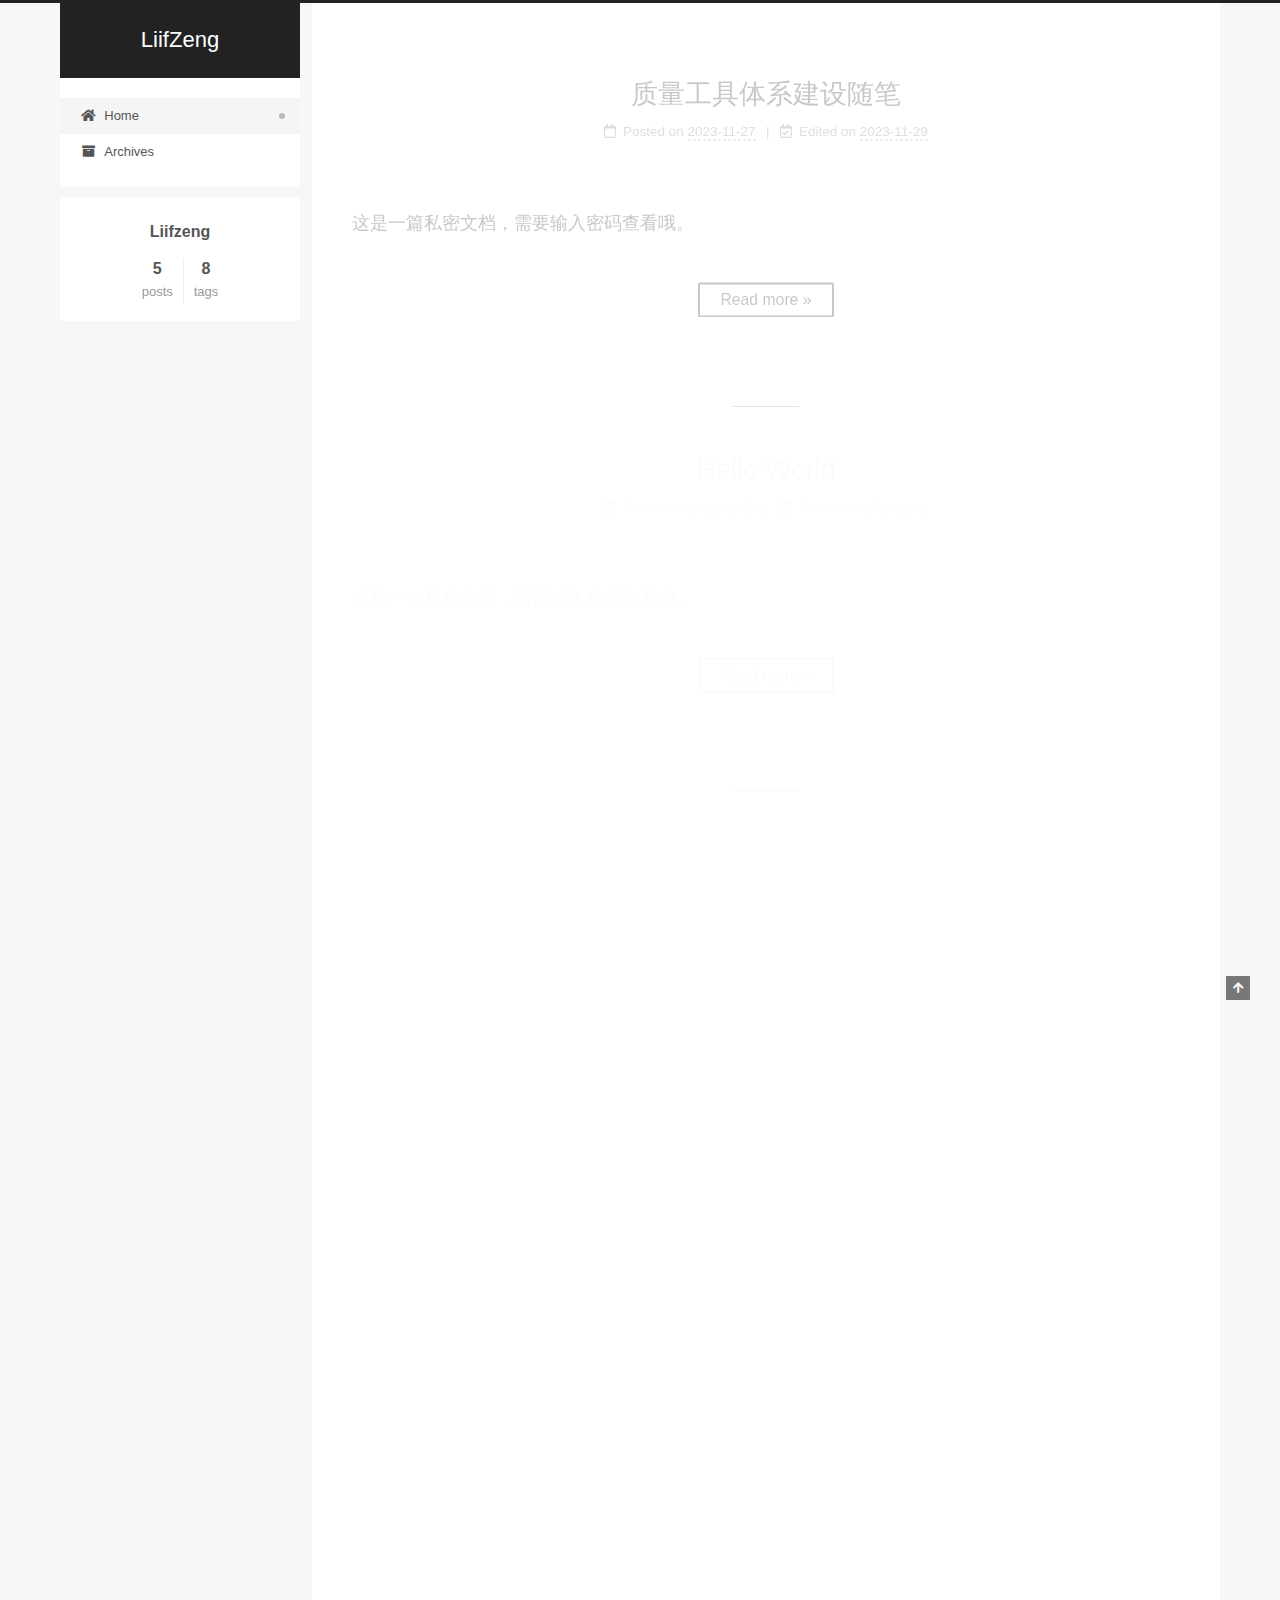
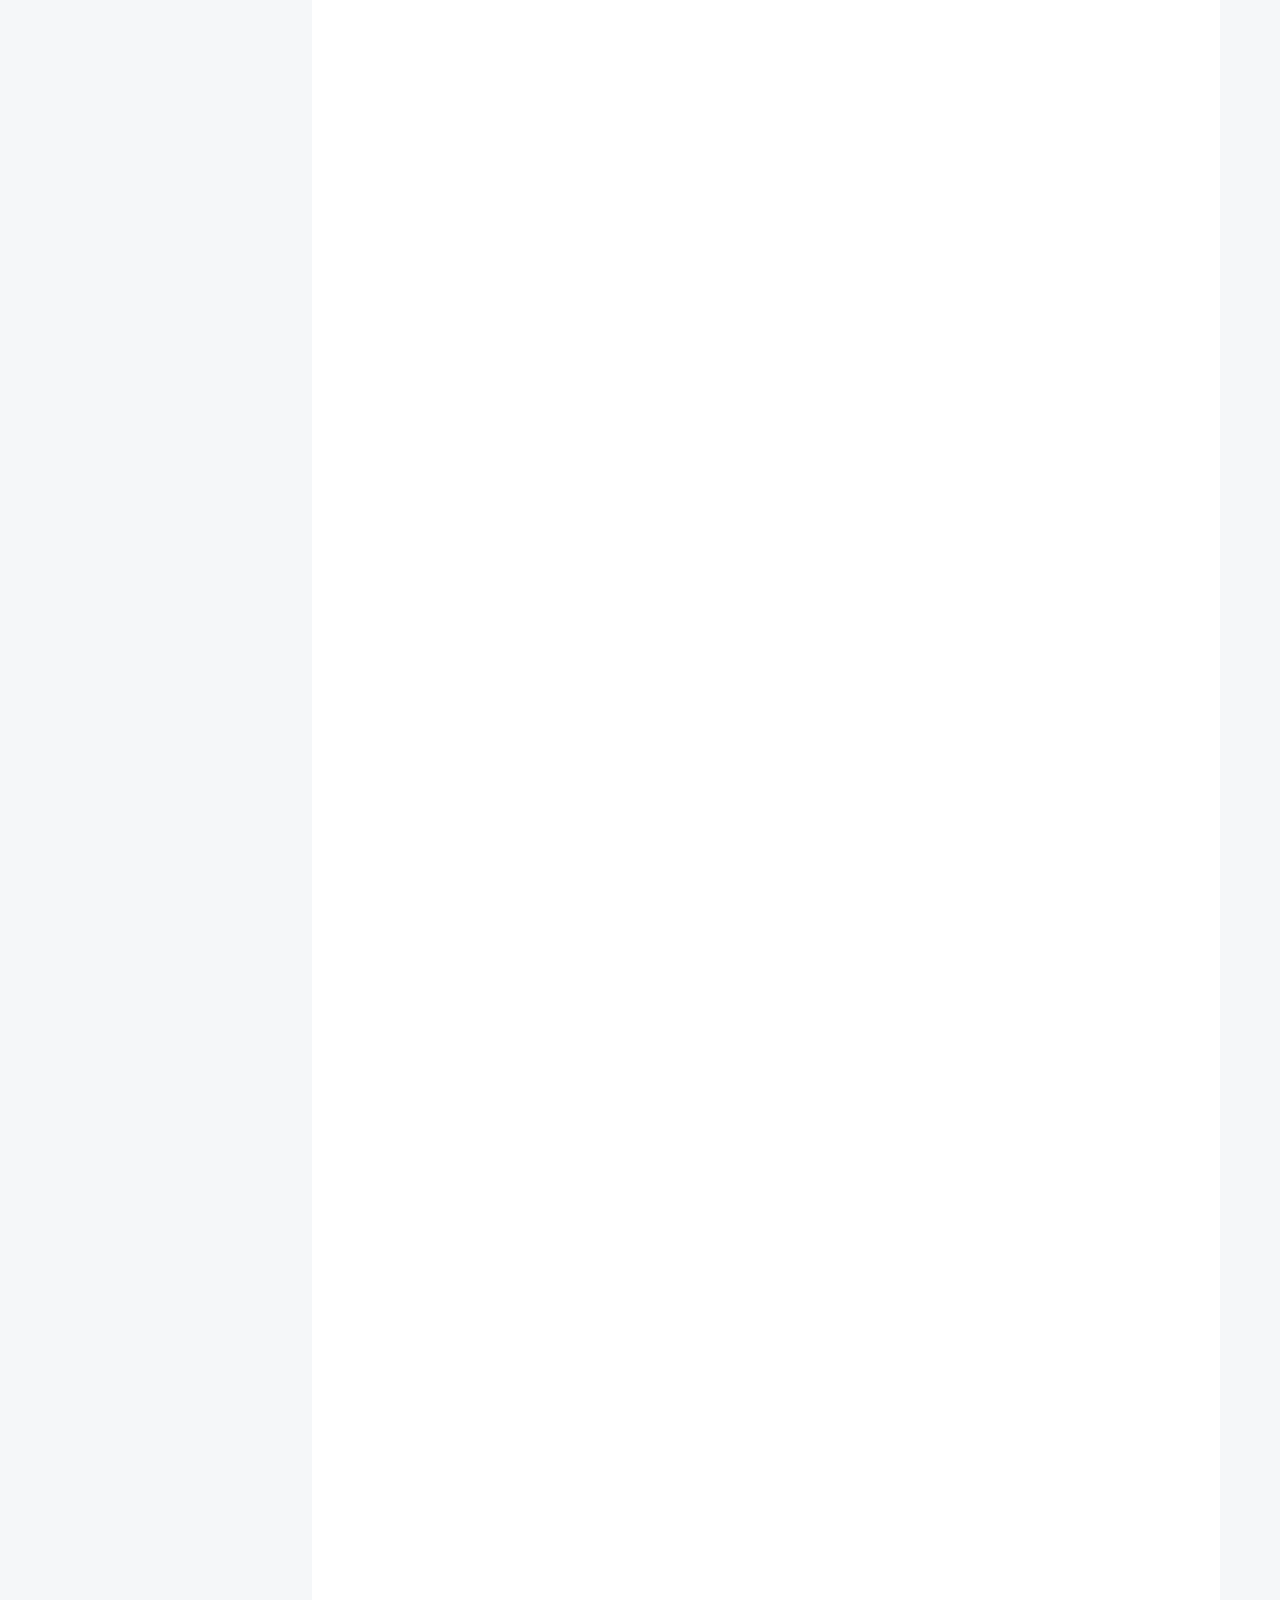
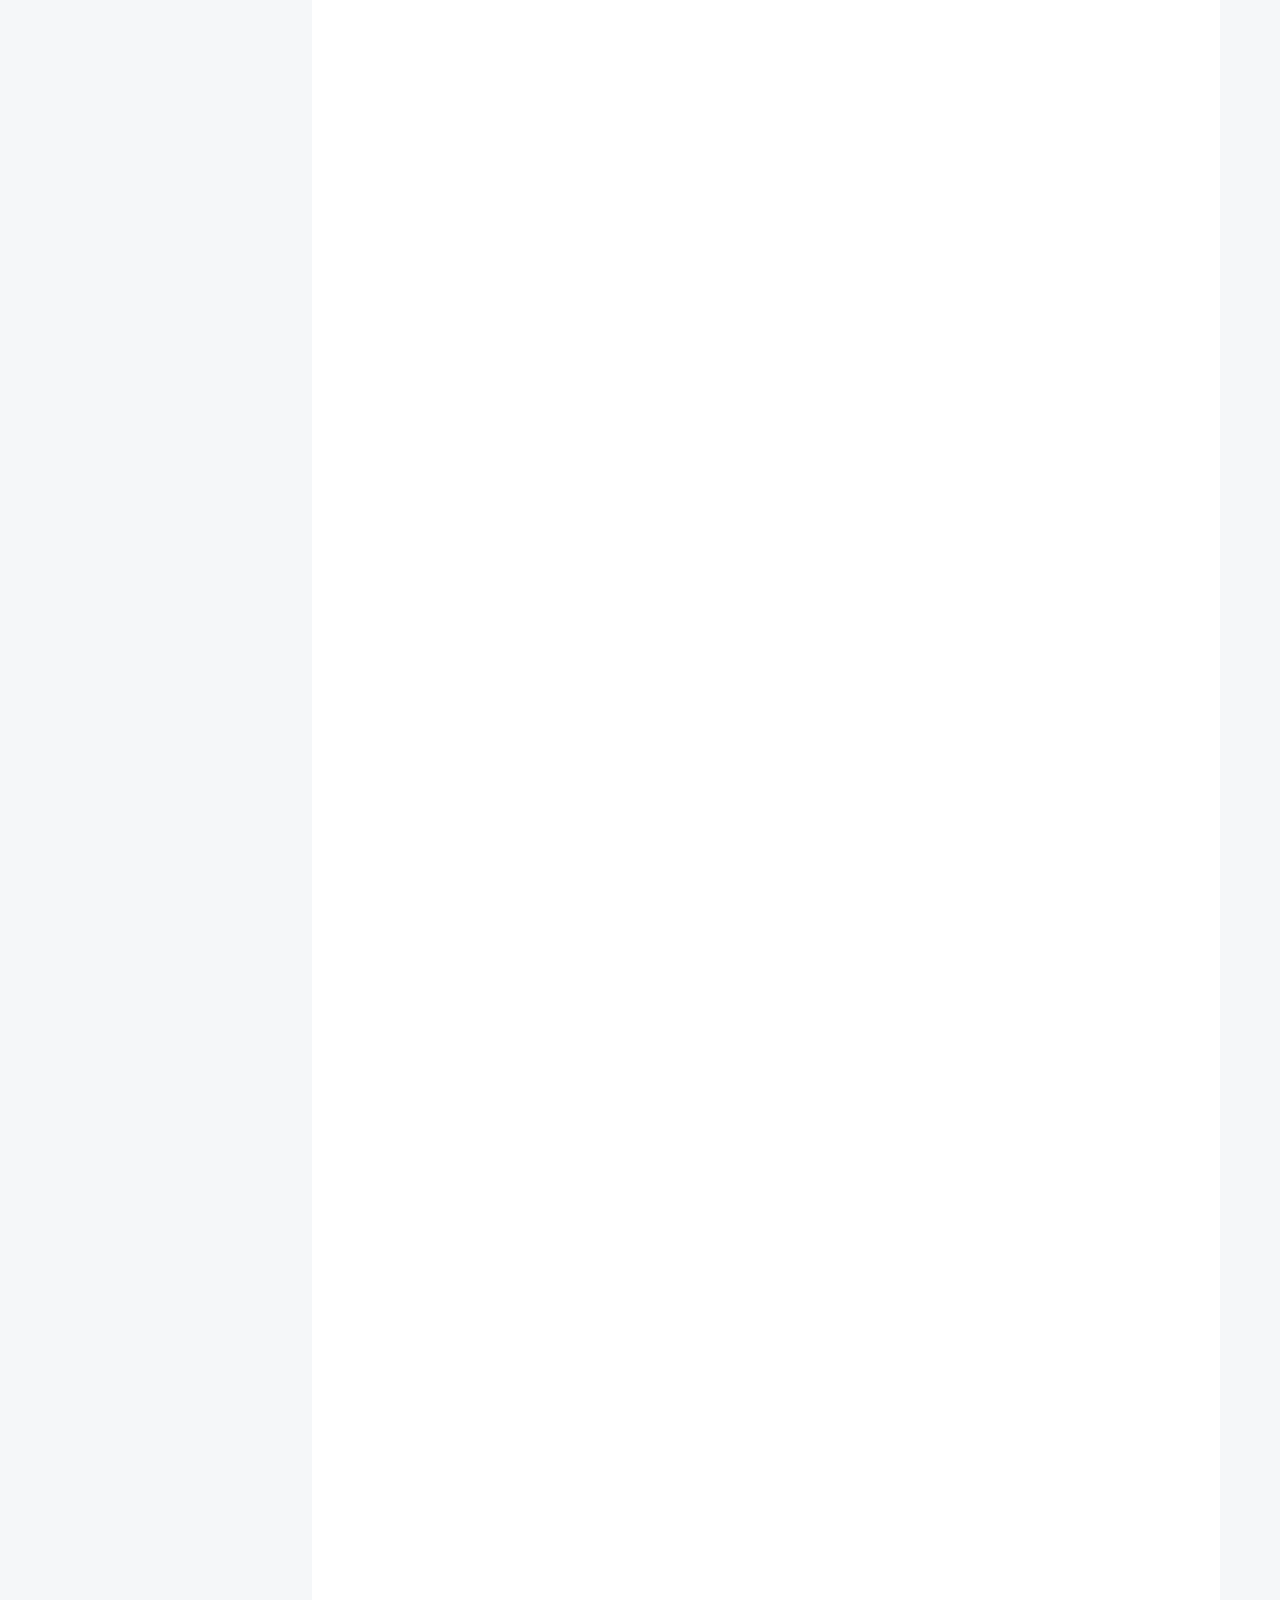
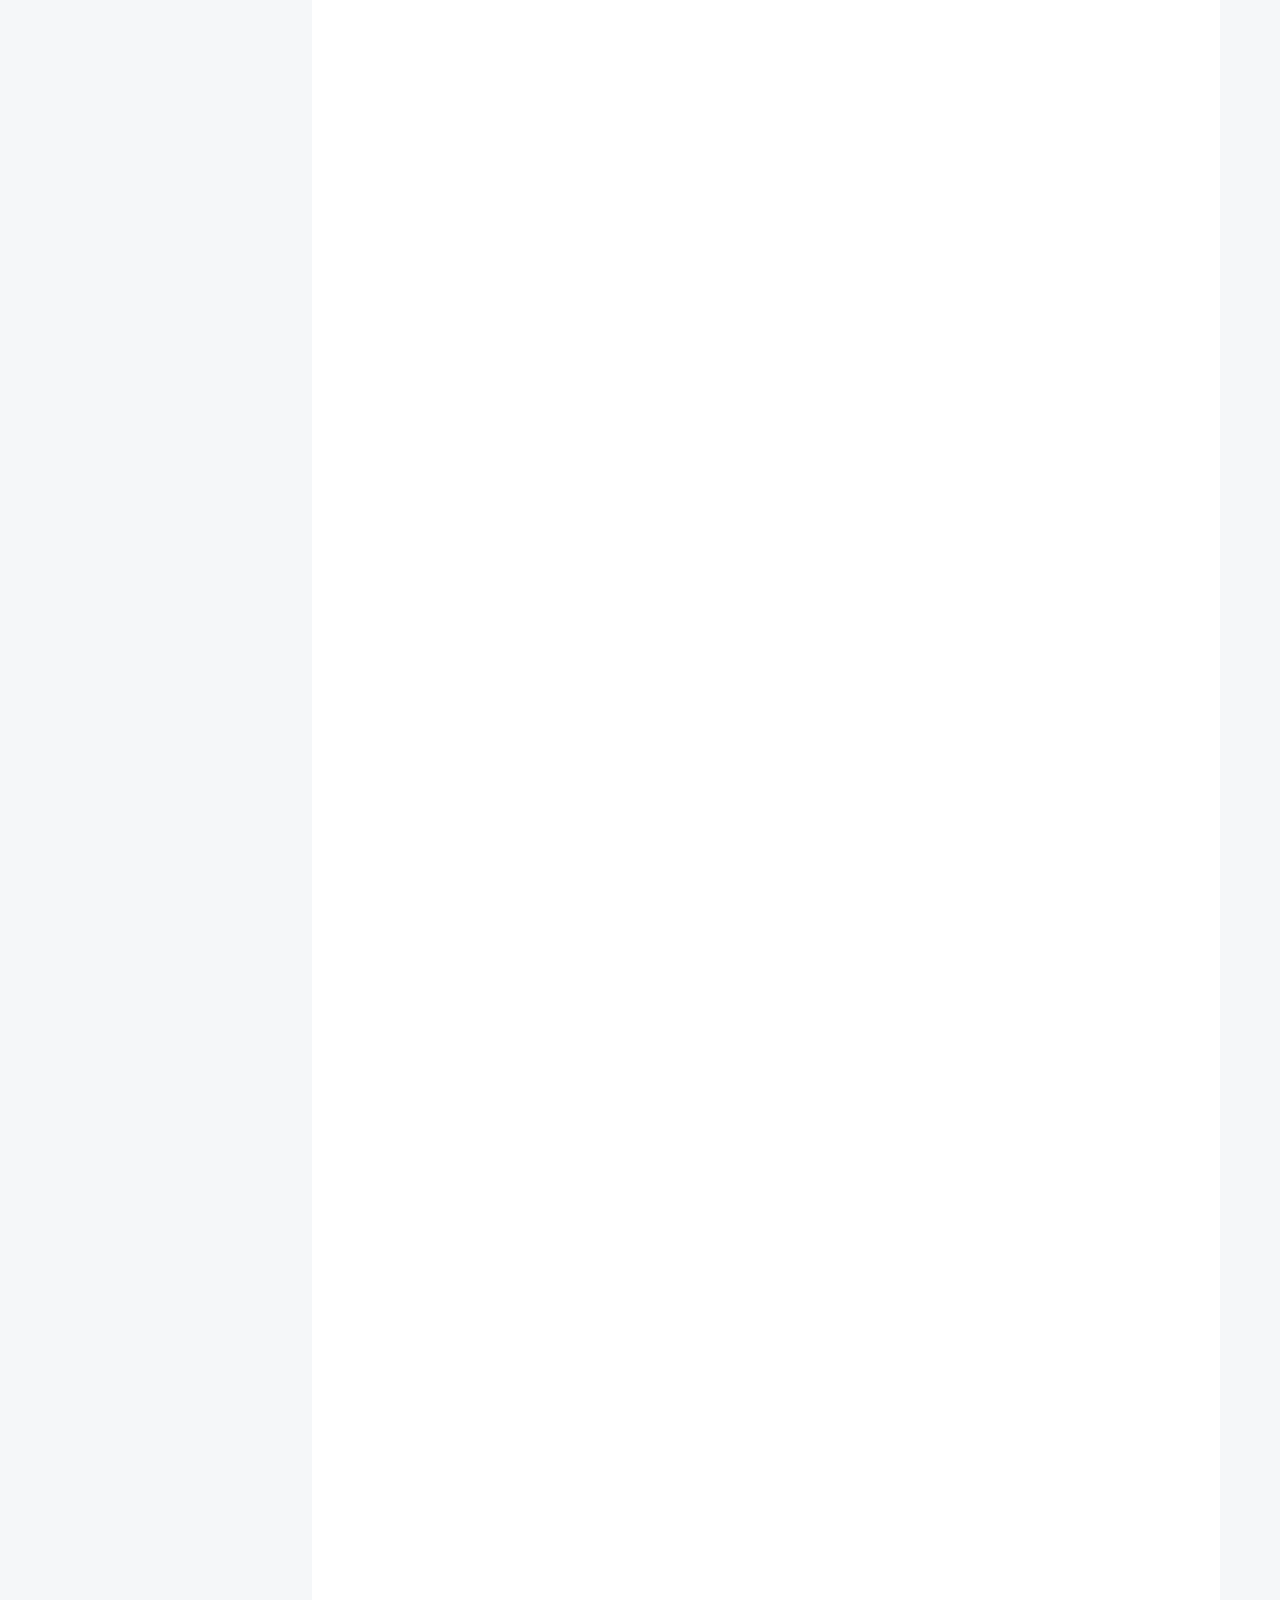
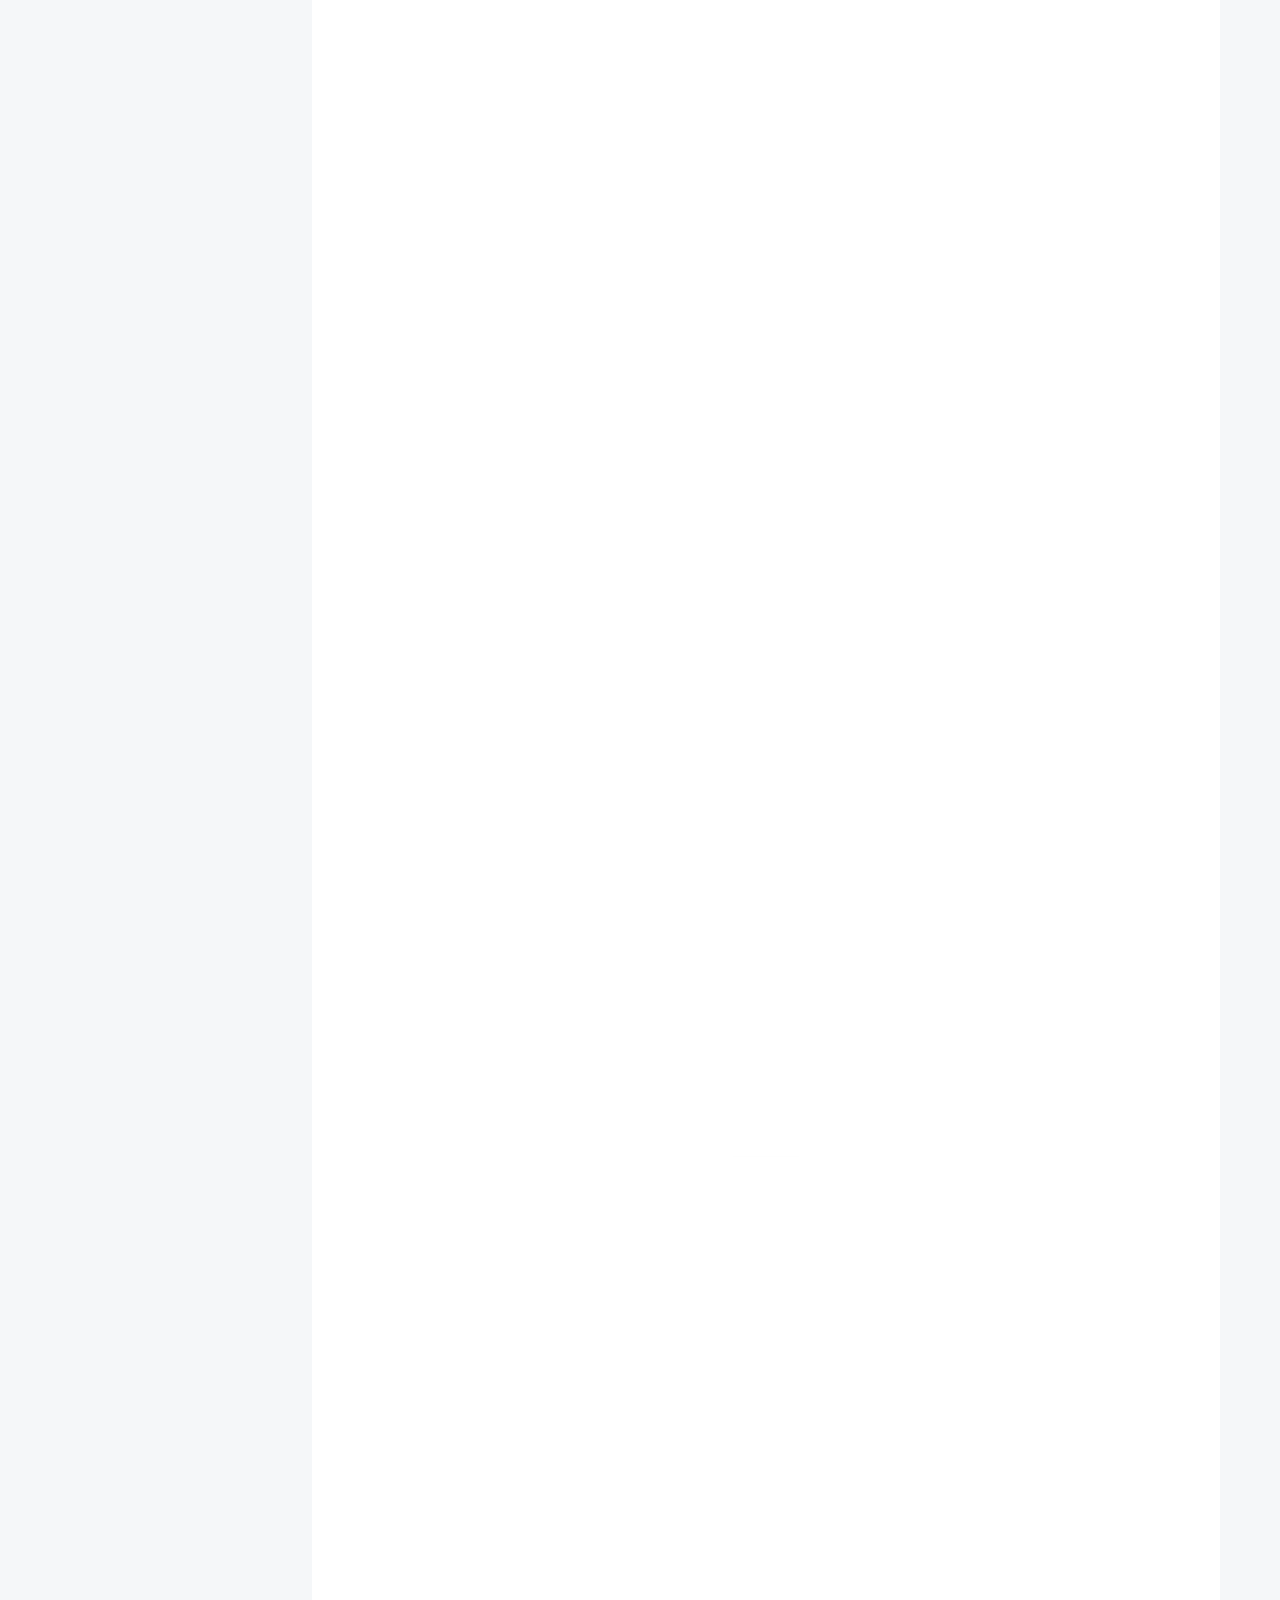
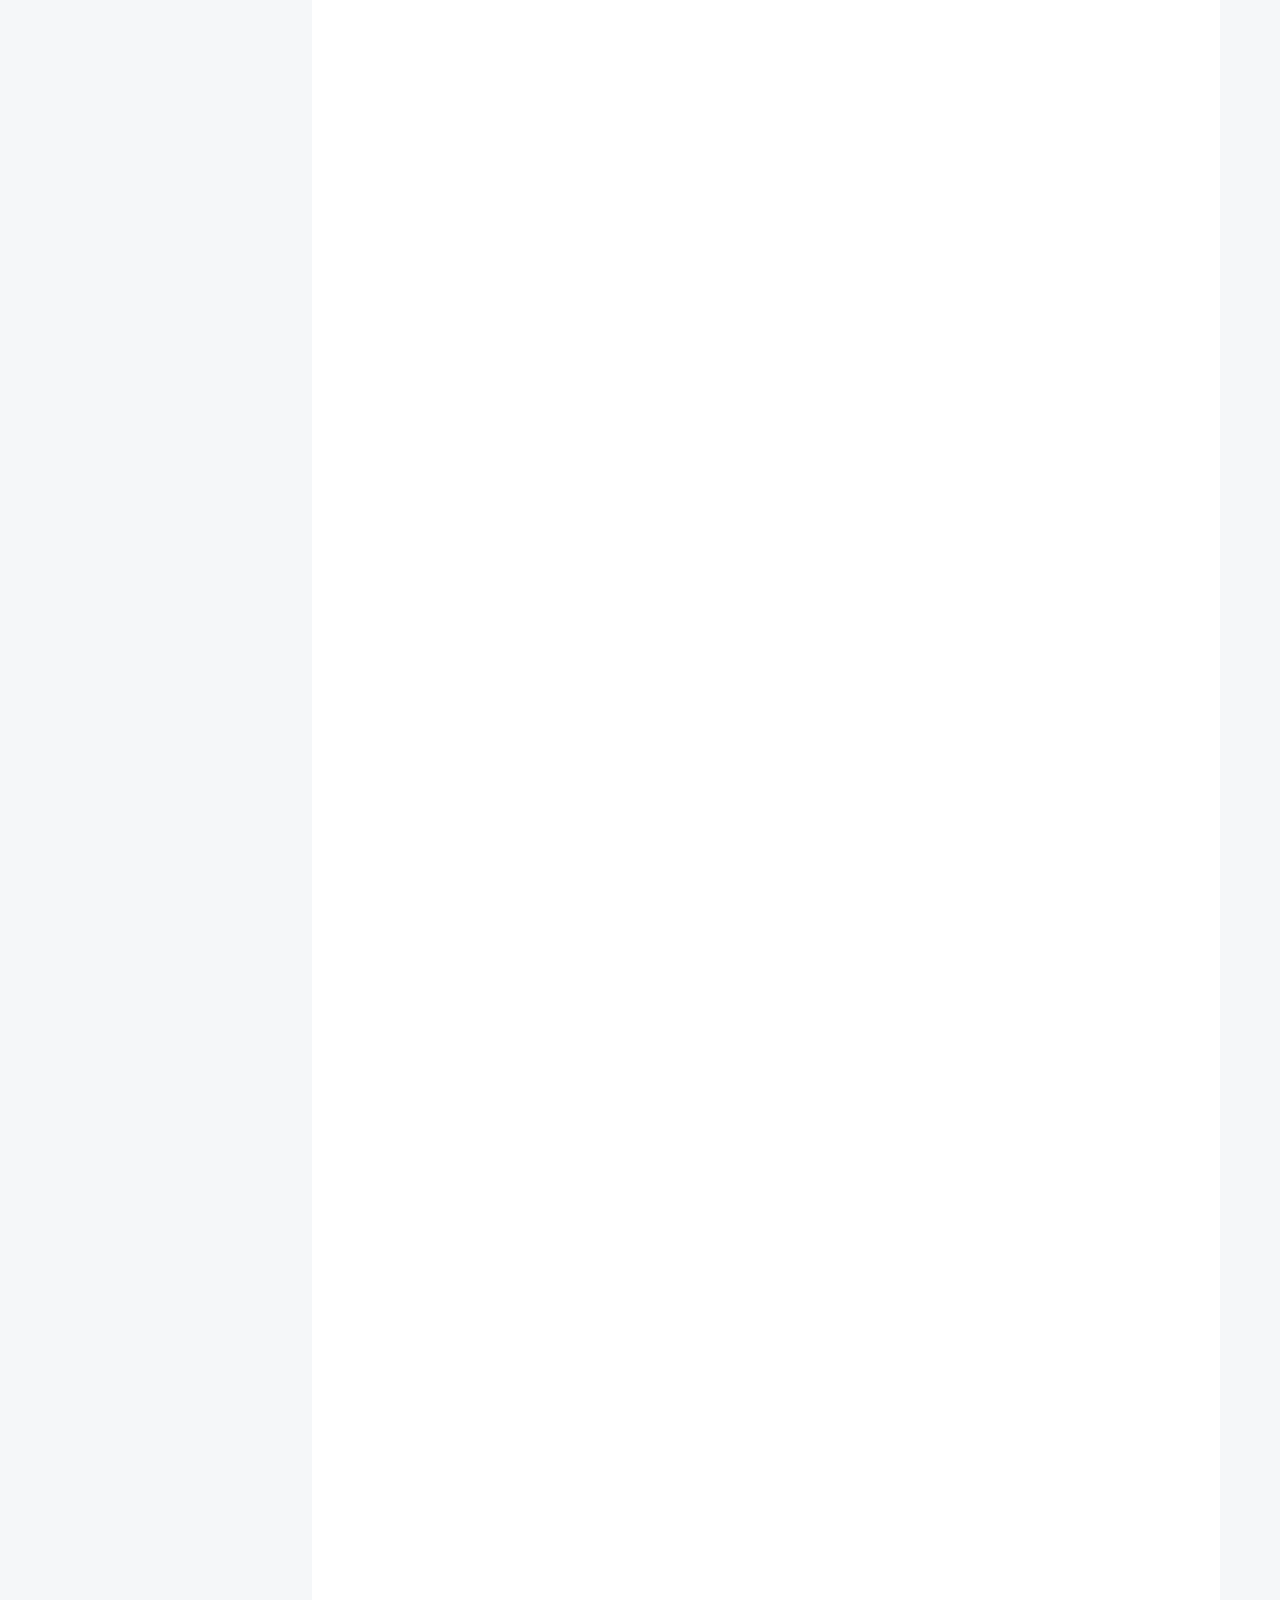
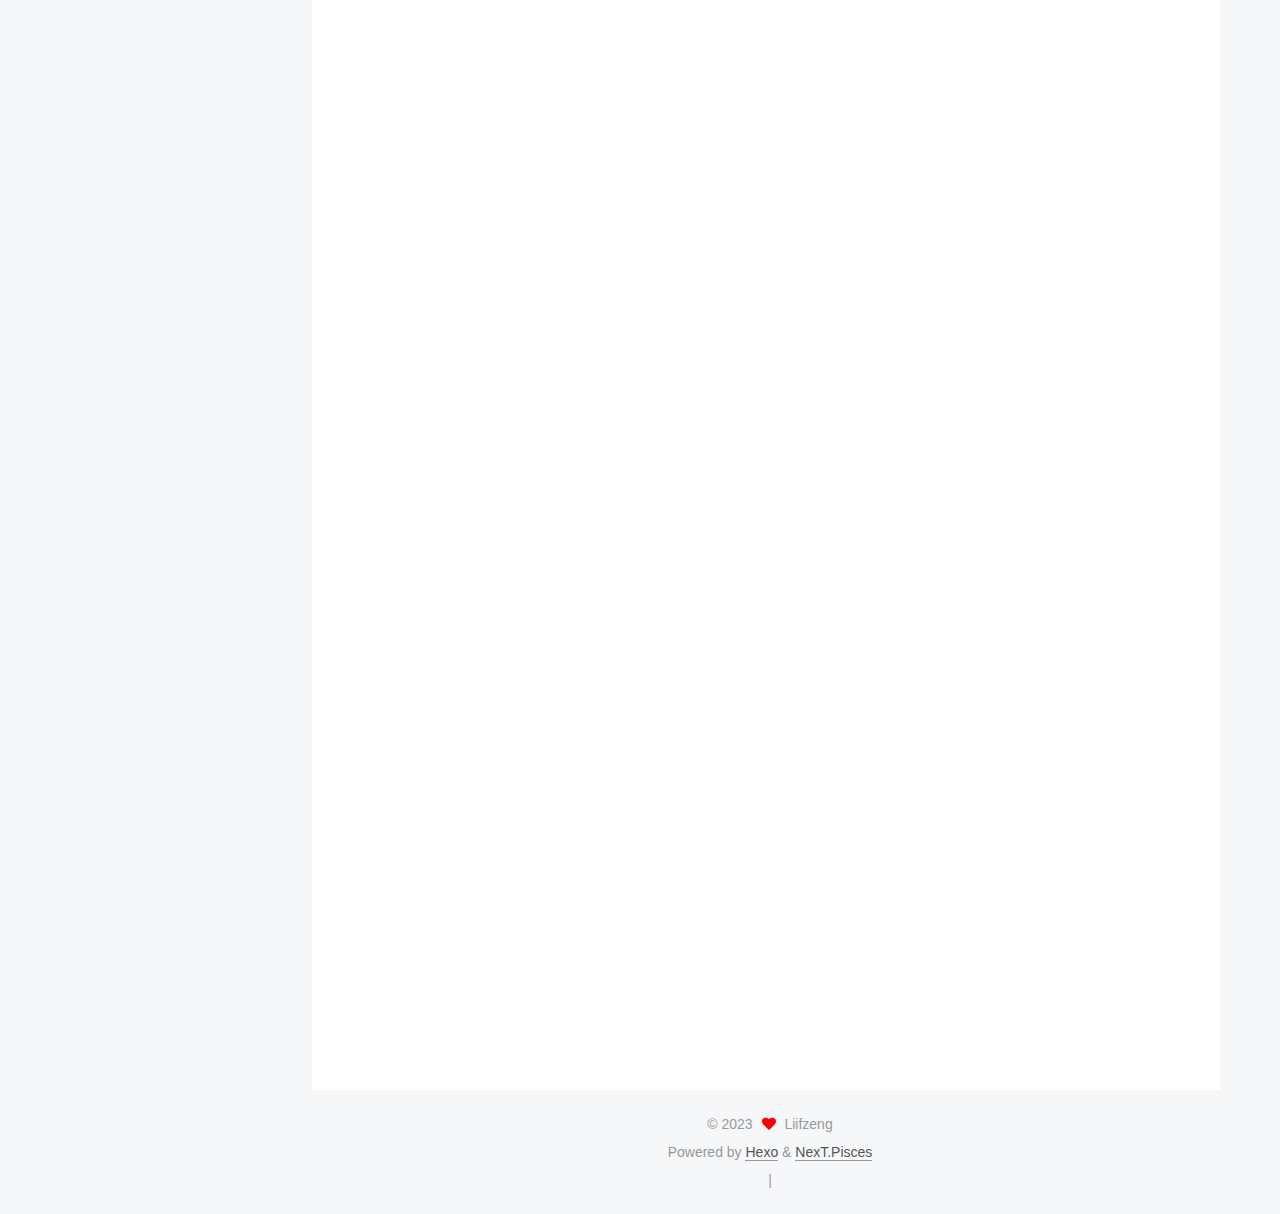
<file: index.html>
<!DOCTYPE html>
<html lang="en">
<head>
  <meta charset="UTF-8">
<meta name="viewport" content="width=device-width, initial-scale=1, maximum-scale=2">
<meta name="theme-color" content="#222">
<meta name="generator" content="Hexo 7.0.0">
  <link rel="apple-touch-icon" sizes="180x180" href="/images/apple-touch-icon-next.png">
  <link rel="icon" type="image/png" sizes="32x32" href="/images/favicon-32x32-next.png">
  <link rel="icon" type="image/png" sizes="16x16" href="/images/favicon-16x16-next.png">
  <link rel="mask-icon" href="/images/logo.svg" color="#222">

<link rel="stylesheet" href="/css/main.css">


<link rel="stylesheet" href="/lib/font-awesome/css/all.min.css">

<script id="hexo-configurations">
    var NexT = window.NexT || {};
    var CONFIG = {"hostname":"ktrothschild-liifzeng.github.io","root":"/","scheme":"Pisces","version":"7.8.0","exturl":false,"sidebar":{"position":"left","display":"post","padding":18,"offset":12,"onmobile":false},"copycode":{"enable":false,"show_result":false,"style":null},"back2top":{"enable":true,"sidebar":false,"scrollpercent":false},"bookmark":{"enable":false,"color":"#222","save":"auto"},"fancybox":false,"mediumzoom":false,"lazyload":false,"pangu":false,"comments":{"style":"tabs","active":null,"storage":true,"lazyload":false,"nav":null},"algolia":{"hits":{"per_page":10},"labels":{"input_placeholder":"Search for Posts","hits_empty":"We didn't find any results for the search: ${query}","hits_stats":"${hits} results found in ${time} ms"}},"localsearch":{"enable":false,"trigger":"auto","top_n_per_article":1,"unescape":false,"preload":false},"motion":{"enable":true,"async":false,"transition":{"post_block":"fadeIn","post_header":"slideDownIn","post_body":"slideDownIn","coll_header":"slideLeftIn","sidebar":"slideUpIn"}}};
  </script>

  <meta property="og:type" content="website">
<meta property="og:title" content="LiifZeng">
<meta property="og:url" content="https://ktrothschild-liifzeng.github.io/index.html">
<meta property="og:site_name" content="LiifZeng">
<meta property="og:locale" content="en_US">
<meta property="article:author" content="Liifzeng">
<meta name="twitter:card" content="summary">

<link rel="canonical" href="https://ktrothschild-liifzeng.github.io/">


<script id="page-configurations">
  // https://hexo.io/docs/variables.html
  CONFIG.page = {
    sidebar: "",
    isHome : true,
    isPost : false,
    lang   : 'en'
  };
</script>

  <title>LiifZeng</title>
  






  <noscript>
  <style>
  .use-motion .brand,
  .use-motion .menu-item,
  .sidebar-inner,
  .use-motion .post-block,
  .use-motion .pagination,
  .use-motion .comments,
  .use-motion .post-header,
  .use-motion .post-body,
  .use-motion .collection-header { opacity: initial; }

  .use-motion .site-title,
  .use-motion .site-subtitle {
    opacity: initial;
    top: initial;
  }

  .use-motion .logo-line-before i { left: initial; }
  .use-motion .logo-line-after i { right: initial; }
  </style>
</noscript>

</head>

<body itemscope itemtype="http://schema.org/WebPage">
  <div class="container use-motion">
    <div class="headband"></div>

    <header class="header" itemscope itemtype="http://schema.org/WPHeader">
      <div class="header-inner"><div class="site-brand-container">
  <div class="site-nav-toggle">
    <div class="toggle" aria-label="Toggle navigation bar">
      <span class="toggle-line toggle-line-first"></span>
      <span class="toggle-line toggle-line-middle"></span>
      <span class="toggle-line toggle-line-last"></span>
    </div>
  </div>

  <div class="site-meta">

    <a href="/" class="brand" rel="start">
      <span class="logo-line-before"><i></i></span>
      <h1 class="site-title">LiifZeng</h1>
      <span class="logo-line-after"><i></i></span>
    </a>
  </div>

  <div class="site-nav-right">
    <div class="toggle popup-trigger">
    </div>
  </div>
</div>




<nav class="site-nav">
  <ul id="menu" class="main-menu menu">
        <li class="menu-item menu-item-home">

    <a href="/" rel="section"><i class="fa fa-home fa-fw"></i>Home</a>

  </li>
        <li class="menu-item menu-item-archives">

    <a href="/archives/" rel="section"><i class="fa fa-archive fa-fw"></i>Archives</a>

  </li>
  </ul>
</nav>




</div>
    </header>

    
  <div class="back-to-top">
    <i class="fa fa-arrow-up"></i>
    <span>0%</span>
  </div>


    <main class="main">
      <div class="main-inner">
        <div class="content-wrap">
          

          <div class="content index posts-expand">
            
      
  
  
  <article itemscope itemtype="http://schema.org/Article" class="post-block" lang="en">
    <link itemprop="mainEntityOfPage" href="https://ktrothschild-liifzeng.github.io/2023/11/27/qa_infra/">

    <span hidden itemprop="author" itemscope itemtype="http://schema.org/Person">
      <meta itemprop="image" content="/images/avatar.gif">
      <meta itemprop="name" content="Liifzeng">
      <meta itemprop="description" content="">
    </span>

    <span hidden itemprop="publisher" itemscope itemtype="http://schema.org/Organization">
      <meta itemprop="name" content="LiifZeng">
    </span>
      <header class="post-header">
        <h2 class="post-title" itemprop="name headline">
          
            <a href="/2023/11/27/qa_infra/" class="post-title-link" itemprop="url">质量工具体系建设随笔</a>
        </h2>

        <div class="post-meta">
            <span class="post-meta-item">
              <span class="post-meta-item-icon">
                <i class="far fa-calendar"></i>
              </span>
              <span class="post-meta-item-text">Posted on</span>

              <time title="Created: 2023-11-27 15:58:43" itemprop="dateCreated datePublished" datetime="2023-11-27T15:58:43+08:00">2023-11-27</time>
            </span>
              <span class="post-meta-item">
                <span class="post-meta-item-icon">
                  <i class="far fa-calendar-check"></i>
                </span>
                <span class="post-meta-item-text">Edited on</span>
                <time title="Modified: 2023-11-29 20:32:46" itemprop="dateModified" datetime="2023-11-29T20:32:46+08:00">2023-11-29</time>
              </span>

          

        </div>
      </header>

    
    
    
    <div class="post-body" itemprop="articleBody">

      
          这是一篇私密文档，需要输入密码查看哦。
          <!--noindex-->
            <div class="post-button">
              <a class="btn" href="/2023/11/27/qa_infra/#more" rel="contents">
                Read more &raquo;
              </a>
            </div>
          <!--/noindex-->
        
      
    </div>

    
    
    
      <footer class="post-footer">
        <div class="post-eof"></div>
      </footer>
  </article>
  
  
  

      
  
  
  <article itemscope itemtype="http://schema.org/Article" class="post-block" lang="en">
    <link itemprop="mainEntityOfPage" href="https://ktrothschild-liifzeng.github.io/2023/11/25/hello-world/">

    <span hidden itemprop="author" itemscope itemtype="http://schema.org/Person">
      <meta itemprop="image" content="/images/avatar.gif">
      <meta itemprop="name" content="Liifzeng">
      <meta itemprop="description" content="">
    </span>

    <span hidden itemprop="publisher" itemscope itemtype="http://schema.org/Organization">
      <meta itemprop="name" content="LiifZeng">
    </span>
      <header class="post-header">
        <h2 class="post-title" itemprop="name headline">
          
            <a href="/2023/11/25/hello-world/" class="post-title-link" itemprop="url">Hello World</a>
        </h2>

        <div class="post-meta">
            <span class="post-meta-item">
              <span class="post-meta-item-icon">
                <i class="far fa-calendar"></i>
              </span>
              <span class="post-meta-item-text">Posted on</span>

              <time title="Created: 2023-11-25 21:12:21" itemprop="dateCreated datePublished" datetime="2023-11-25T21:12:21+08:00">2023-11-25</time>
            </span>
              <span class="post-meta-item">
                <span class="post-meta-item-icon">
                  <i class="far fa-calendar-check"></i>
                </span>
                <span class="post-meta-item-text">Edited on</span>
                <time title="Modified: 2023-11-29 20:33:53" itemprop="dateModified" datetime="2023-11-29T20:33:53+08:00">2023-11-29</time>
              </span>

          

        </div>
      </header>

    
    
    
    <div class="post-body" itemprop="articleBody">

      
          这是一篇私密文档，需要输入密码查看哦。
          <!--noindex-->
            <div class="post-button">
              <a class="btn" href="/2023/11/25/hello-world/#more" rel="contents">
                Read more &raquo;
              </a>
            </div>
          <!--/noindex-->
        
      
    </div>

    
    
    
      <footer class="post-footer">
        <div class="post-eof"></div>
      </footer>
  </article>
  
  
  

      
  
  
  <article itemscope itemtype="http://schema.org/Article" class="post-block" lang="en">
    <link itemprop="mainEntityOfPage" href="https://ktrothschild-liifzeng.github.io/2023/11/24/ture-test/">

    <span hidden itemprop="author" itemscope itemtype="http://schema.org/Person">
      <meta itemprop="image" content="/images/avatar.gif">
      <meta itemprop="name" content="Liifzeng">
      <meta itemprop="description" content="">
    </span>

    <span hidden itemprop="publisher" itemscope itemtype="http://schema.org/Organization">
      <meta itemprop="name" content="LiifZeng">
    </span>
      <header class="post-header">
        <h2 class="post-title" itemprop="name headline">
          
            <a href="/2023/11/24/ture-test/" class="post-title-link" itemprop="url">互联网测试开发真的是"点工"吗？</a>
        </h2>

        <div class="post-meta">
            <span class="post-meta-item">
              <span class="post-meta-item-icon">
                <i class="far fa-calendar"></i>
              </span>
              <span class="post-meta-item-text">Posted on</span>

              <time title="Created: 2023-11-24 16:12:01" itemprop="dateCreated datePublished" datetime="2023-11-24T16:12:01+08:00">2023-11-24</time>
            </span>
              <span class="post-meta-item">
                <span class="post-meta-item-icon">
                  <i class="far fa-calendar-check"></i>
                </span>
                <span class="post-meta-item-text">Edited on</span>
                <time title="Modified: 2023-12-07 15:03:11" itemprop="dateModified" datetime="2023-12-07T15:03:11+08:00">2023-12-07</time>
              </span>

          

        </div>
      </header>

    
    
    
    <div class="post-body" itemprop="articleBody">

      
          <h3 id="观点1："><a href="#观点1：" class="headerlink" title="观点1："></a>观点1：</h3><p><img src="/../../images/test-large-level-span.png" alt="上限下限"></p>
<h3 id="观点2："><a href="#观点2：" class="headerlink" title="观点2："></a>观点2：</h3><p><img src="/../../images/test-need-application.png" alt="业务测试"></p>
<h3 id="观点3："><a href="#观点3：" class="headerlink" title="观点3："></a>观点3：</h3><p><img src="/../../images/test-developer.png" alt="测试开发"></p>
<hr>
<p>看到脉脉上的一些人对测试的看法，我这边也提供一点我的看法，说的不正确的请斧正！</p>
<h3 id="业务测试手段为啥以点为主？"><a href="#业务测试手段为啥以点为主？" class="headerlink" title="业务测试手段为啥以点为主？"></a>业务测试手段为啥以点为主？</h3><ul>
<li>1、互联网产品迭代太快，业务逻辑简单(toC类型的产品交互必须易上手)，点点点最直接</li>
<li>2、金融类产品业务逻辑更复杂，直接和交易相关，对正确性的要求高，人肉check有保障</li>
<li>3、偏硬件的产品，没有灰度可能，发版后修复成本高，交互路径必须有多轮用例覆盖测试</li>
<li>4、开发为测试构建的基础设施少，特别是内部组件的测试支撑很少考虑，对外只是黑匣子</li>
<li>5、业务测试人员的能力模型普遍是偏沟通推进，以写脚本为主，缺乏系统架构相关的经验</li>
<li>6、测试开发提供的工具易用性差，大部分是玩具级别，稳定性经不住生产环境应用的考验</li>
</ul>
<h3 id="业务测试真的有手就行？"><a href="#业务测试真的有手就行？" class="headerlink" title="业务测试真的有手就行？"></a>业务测试真的有手就行？</h3><ul>
<li>1、业务测试上手容易做好难，你可能需要有N只手，杂事非常多<ul>
<li>流程管理：要跟需求的原型–&gt; 排期 –&gt; 用例编写(可能就是随机发散点点点) –&gt; bug修复验证 –&gt; 测试报告 –&gt; 漏测复盘(甩锅)</li>
</ul>
</li>
<li>2、点很容易，点全很难<ul>
<li>有些时候业务的操作组合非常多，很难覆盖全</li>
<li>有些场景的构造需要造数据，需要额外写脚本去调用接口造数据</li>
<li>回归是个大工程，一些主路径不点又怕出问题，点起来又耗时间和精力</li>
<li>用例是个鸡肋，不管你是excel的还是xmind的，费力码了一堆文字，执行时都是点到哪算哪，随机发散先</li>
</ul>
</li>
<li>3、当业务测试leader要八面玲珑<ul>
<li>对内要分任务做排期，对外要出数据做统计，费心又费力</li>
<li>出故障要能对外抗压，对内安抚，当然有些就是打嘴炮和甩锅</li>
</ul>
</li>
</ul>
<h3 id="测试开发做的工具真的那么差？"><a href="#测试开发做的工具真的那么差？" class="headerlink" title="测试开发做的工具真的那么差？"></a>测试开发做的工具真的那么差？</h3><ul>
<li>1、很难一套工具适配所有业务，即使有也会又较高的接入成本，业务不愿意用是常态</li>
<li>2、业务测试有自己的绩效考虑希望在工具层面有产出，至少是想包一层，或名义上共建</li>
<li>3、工具依赖的技术底座不成熟<ul>
<li>例如UI自动化<ul>
<li>Android&#x2F;iOS手机天然有手机掉线&#x2F;卡死问题，有UI Hierarchy定位难的问题</li>
<li>带webview的有xpath&#x2F; selector的定位因为div的动态变化，animation的影响无法定位问题</li>
<li>selenium&#x2F; webdriver&#x2F; cypress等等基本就是玩具</li>
</ul>
</li>
</ul>
</li>
<li>4、产品化设计考虑不周，造成易用性差<ul>
<li>例如接口测试平台<ul>
<li>做一个在线版本的postman，接口类似swagger的方式管理，让用户在界面配接口case的各种参数和断言<ul>
<li>看上去很理想，但配置界面参数比写脚本来说效率低很多</li>
<li>灵活性差，如果想要上一个接口的返回的某个字段用于后续的接口的请求，即使支持，配置起来也不方便，还不如写脚本</li>
</ul>
</li>
</ul>
</li>
</ul>
</li>
</ul>
<h3 id="测试开发到底是测试还是开发？"><a href="#测试开发到底是测试还是开发？" class="headerlink" title="测试开发到底是测试还是开发？"></a>测试开发到底是测试还是开发？</h3><ul>
<li>人才过剩，以测开招进来，大部分是还是干点点点的活</li>
<li>纯做工具平台的比例很少，这部分人建议最好做成全栈</li>
</ul>
<h3 id="卷测试开发到底是卷测试？"><a href="#卷测试开发到底是卷测试？" class="headerlink" title="卷测试开发到底是卷测试？"></a>卷测试开发到底是卷测试？</h3><ul>
<li>人才过剩，没有答案，看机缘巧合</li>
<li>八面玲珑，做业务测试</li>
<li>学历没优势，后端卷不过，宁鸡头不凤尾，不想CRUD，愿意全栈，攻克工具难题，走测开</li>
</ul>
<hr>
<h3 id="提供一个工具思路"><a href="#提供一个工具思路" class="headerlink" title="提供一个工具思路"></a>提供一个工具思路</h3><ul>
<li>点一次就同时生成UI的用例和接口的用例，并且能自动运行，是不是就可以提高回归的效率？<ul>
<li>以web为例<ul>
<li>浏览器有个devtools能够抓取网页的全部流量，就知道待测系统的接口有哪些，以及这些接口请求时的参数</li>
<li>浏览器有个devtools能拿到每个元素的xpath和selector，是不是就可以定位到要点的元素</li>
</ul>
</li>
</ul>
</li>
<li>基于devtools的实现原理做了一个玩具<ul>
<li>用例管理<ul>
<li><img src="/../../images/case_mgr.gif" alt="用例管理"></li>
</ul>
</li>
<li>录制用例<ul>
<li><img src="/../../images/begin_record.gif" alt="录制用例"></li>
</ul>
</li>
<li>UI用例单步调试<ul>
<li><img src="/../../images/action_debug.gif" alt="单步调试"></li>
</ul>
</li>
<li>UI用例录制回放<ul>
<li><img src="/../../images/case_replay.gif" alt="用例回放"></li>
</ul>
</li>
<li>UI用例结果查看<ul>
<li><img src="/../../images/result_check.gif" alt="结果查看"></li>
</ul>
</li>
<li>接口用例自动生成回放<ul>
<li><img src="/../../images/flow_replay.gif" alt="接口用例自动生成回放"></li>
</ul>
</li>
<li>接口用例回放结果查看<ul>
<li><img src="/../../images/replay_result.gif" alt="接口用例回放结果查看"></li>
</ul>
</li>
</ul>
</li>
</ul>

      
    </div>

    
    
    
      <footer class="post-footer">
        <div class="post-eof"></div>
      </footer>
  </article>
  
  
  

      
  
  
  <article itemscope itemtype="http://schema.org/Article" class="post-block" lang="en">
    <link itemprop="mainEntityOfPage" href="https://ktrothschild-liifzeng.github.io/2023/11/23/how-to-devops/">

    <span hidden itemprop="author" itemscope itemtype="http://schema.org/Person">
      <meta itemprop="image" content="/images/avatar.gif">
      <meta itemprop="name" content="Liifzeng">
      <meta itemprop="description" content="">
    </span>

    <span hidden itemprop="publisher" itemscope itemtype="http://schema.org/Organization">
      <meta itemprop="name" content="LiifZeng">
    </span>
      <header class="post-header">
        <h2 class="post-title" itemprop="name headline">
          
            <a href="/2023/11/23/how-to-devops/" class="post-title-link" itemprop="url">研发效能提升随笔</a>
        </h2>

        <div class="post-meta">
            <span class="post-meta-item">
              <span class="post-meta-item-icon">
                <i class="far fa-calendar"></i>
              </span>
              <span class="post-meta-item-text">Posted on</span>
              

              <time title="Created: 2023-11-23 19:39:35 / Modified: 20:43:32" itemprop="dateCreated datePublished" datetime="2023-11-23T19:39:35+08:00">2023-11-23</time>
            </span>

          

        </div>
      </header>

    
    
    
    <div class="post-body" itemprop="articleBody">

      
          这是一篇私密文档，需要输入密码查看哦。
          <!--noindex-->
            <div class="post-button">
              <a class="btn" href="/2023/11/23/how-to-devops/#more" rel="contents">
                Read more &raquo;
              </a>
            </div>
          <!--/noindex-->
        
      
    </div>

    
    
    
      <footer class="post-footer">
        <div class="post-eof"></div>
      </footer>
  </article>
  
  
  

      
  
  
  <article itemscope itemtype="http://schema.org/Article" class="post-block" lang="en">
    <link itemprop="mainEntityOfPage" href="https://ktrothschild-liifzeng.github.io/2023/11/23/ffmpeg-usage/">

    <span hidden itemprop="author" itemscope itemtype="http://schema.org/Person">
      <meta itemprop="image" content="/images/avatar.gif">
      <meta itemprop="name" content="Liifzeng">
      <meta itemprop="description" content="">
    </span>

    <span hidden itemprop="publisher" itemscope itemtype="http://schema.org/Organization">
      <meta itemprop="name" content="LiifZeng">
    </span>
      <header class="post-header">
        <h2 class="post-title" itemprop="name headline">
          
            <a href="/2023/11/23/ffmpeg-usage/" class="post-title-link" itemprop="url">ffmpeg的常见使用</a>
        </h2>

        <div class="post-meta">
            <span class="post-meta-item">
              <span class="post-meta-item-icon">
                <i class="far fa-calendar"></i>
              </span>
              <span class="post-meta-item-text">Posted on</span>
              

              <time title="Created: 2023-11-23 11:41:34 / Modified: 20:48:28" itemprop="dateCreated datePublished" datetime="2023-11-23T11:41:34+08:00">2023-11-23</time>
            </span>

          

        </div>
      </header>

    
    
    
    <div class="post-body" itemprop="articleBody">

      
          <p>遇到报错</p>
<blockquote>
<p>mp4 Library not loaded: &#x2F;usr&#x2F;local&#x2F;opt&#x2F;srt&#x2F;lib&#x2F;libsrt.1.4.dylib</p>
</blockquote>
<p>解决方法</p>
<blockquote>
<p>brew install ffmpeg</p>
</blockquote>
<h3 id="常见用法"><a href="#常见用法" class="headerlink" title="常见用法"></a>常见用法</h3><h4 id="0-5倍速播放转化视频"><a href="#0-5倍速播放转化视频" class="headerlink" title="0.5倍速播放转化视频"></a>0.5倍速播放转化视频</h4><blockquote>
<p>ffmpeg -i source&#x2F;video&#x2F;x-plus.mp4 -an -filter:v “setpts&#x3D;2.0*PTS” source&#x2F;video&#x2F;x-plus-fast-2.mp4</p>
</blockquote>
<h4 id="4倍速播放转化视频"><a href="#4倍速播放转化视频" class="headerlink" title="4倍速播放转化视频"></a>4倍速播放转化视频</h4><blockquote>
<p>ffmpeg -i source&#x2F;video&#x2F;x-plus.mp4 -r 16 -an -filter:v “setpts&#x3D;0.25*PTS” source&#x2F;video&#x2F;x-plus-fast-4.mp4</p>
<p>ffmpeg -i input.mov -r 16 -filter:v “setpts&#x3D;0.125*PTS” -an output.mov</p>
<p>-r指定帧率 -an 静音</p>
</blockquote>
<h4 id="4倍声速"><a href="#4倍声速" class="headerlink" title="4倍声速"></a>4倍声速</h4><blockquote>
<p>ffmpeg -i input.mkv -filter:”atempo&#x3D;2.0,atempo&#x3D;2.0” -vn output.mkv </p>
<p>atempo filter 配置区间在0.5和2.0之间，如果需要更高倍，可以使用多个 atempo filter 串在一起来实现</p>
<p>上面的例子是通过2个atempo来实现4倍声速</p>
</blockquote>
<h4 id="同时对音频和视频进行速度控制"><a href="#同时对音频和视频进行速度控制" class="headerlink" title="同时对音频和视频进行速度控制"></a>同时对音频和视频进行速度控制</h4><blockquote>
<p>ffmpeg -i input.mkv -filter_complex “[0:v]setpts&#x3D;0.5*PTS[v];[0:a]atempo&#x3D;2.0[a]” -map “[v]” -map “[a]” output.mkv</p>
<p>视频倍速音频2倍速</p>
</blockquote>
<h4 id="视频转gif"><a href="#视频转gif" class="headerlink" title="视频转gif"></a>视频转gif</h4><blockquote>
<p>ffmpeg -i source&#x2F;video&#x2F;x-plus-fast-4.mp4 source&#x2F;gif&#x2F;x-plus-fast-4.gif</p>
<p>指定区段转</p>
<p>ffmpeg -t 3 -ss 00:00:02 -i small.mp4 small-clip.gif </p>
<p>指定比特率转 -b</p>
<p>ffmpeg -i small.mp4 -b 2048k small.gif</p>
</blockquote>
<h4 id="图片转视频"><a href="#图片转视频" class="headerlink" title="图片转视频"></a>图片转视频</h4><p>首先要将图片按数字序号命名 1.jpeg -&gt; n.jpeg</p>
<blockquote>
<p>ffmpeg -r 10 -f image2 -i %d.jpeg output1.mp4</p>
<p>-r 参数是帧率控制，决定质量</p>
<p>ffmpeg -r 10 -f image2 -i %d.jpeg -b:v 4M output2.mp4</p>
<p> -b:v 决定码率 4M</p>
<p>ffmpeg -f image2 -i %d.jpeg -c:v libx265 output4.mp4</p>
<p> -cv 决定编码格式 libx265</p>
</blockquote>
<h4 id="视频格式转换"><a href="#视频格式转换" class="headerlink" title="视频格式转换"></a>视频格式转换</h4><blockquote>
<p>ffmpeg -i source&#x2F;video&#x2F;x-plus-fast-4.mov -vcodec libx264 -preset fast -crf 20 -y -vf “scale&#x3D;1920:-1” -acodec libmp3lame -ab 128k source&#x2F;video&#x2F;x-plus-fast-4.mp4</p>
<p>‘-i filename (input)’  输入文件名</p>
<p>‘-y (global)’  覆盖输出文件而不询问</p>
<p>‘-vf filtergraph (output)’ 创建 filtergraph 指定的过滤图，并使用它来过滤流。</p>
<p>‘-vcodec codec (output)’ 设置视频 codec。</p>
<p>‘-acodec codec (input&#x2F;output)’ 设置音频codec。</p>
</blockquote>
<h3 id="参考资料"><a href="#参考资料" class="headerlink" title="参考资料"></a>参考资料</h3><ul>
<li><a target="_blank" rel="noopener" href="https://www.jianshu.com/p/9af00bfe21b3">https://www.jianshu.com/p/9af00bfe21b3</a></li>
<li><a target="_blank" rel="noopener" href="https://blog.csdn.net/ternence_hsu/article/details/85865718">https://blog.csdn.net/ternence_hsu/article/details/85865718</a></li>
<li><a target="_blank" rel="noopener" href="https://blog.csdn.net/xindoo/article/details/121451318">https://blog.csdn.net/xindoo/article/details/121451318</a></li>
</ul>

      
    </div>

    
    
    
      <footer class="post-footer">
        <div class="post-eof"></div>
      </footer>
  </article>
  
  
  


  



          </div>
          

<script>
  window.addEventListener('tabs:register', () => {
    let { activeClass } = CONFIG.comments;
    if (CONFIG.comments.storage) {
      activeClass = localStorage.getItem('comments_active') || activeClass;
    }
    if (activeClass) {
      let activeTab = document.querySelector(`a[href="#comment-${activeClass}"]`);
      if (activeTab) {
        activeTab.click();
      }
    }
  });
  if (CONFIG.comments.storage) {
    window.addEventListener('tabs:click', event => {
      if (!event.target.matches('.tabs-comment .tab-content .tab-pane')) return;
      let commentClass = event.target.classList[1];
      localStorage.setItem('comments_active', commentClass);
    });
  }
</script>

        </div>
          
  
  <div class="toggle sidebar-toggle">
    <span class="toggle-line toggle-line-first"></span>
    <span class="toggle-line toggle-line-middle"></span>
    <span class="toggle-line toggle-line-last"></span>
  </div>

  <aside class="sidebar">
    <div class="sidebar-inner">

      <ul class="sidebar-nav motion-element">
        <li class="sidebar-nav-toc">
          Table of Contents
        </li>
        <li class="sidebar-nav-overview">
          Overview
        </li>
      </ul>

      <!--noindex-->
      <div class="post-toc-wrap sidebar-panel">
      </div>
      <!--/noindex-->

      <div class="site-overview-wrap sidebar-panel">
        <div class="site-author motion-element" itemprop="author" itemscope itemtype="http://schema.org/Person">
  <p class="site-author-name" itemprop="name">Liifzeng</p>
  <div class="site-description" itemprop="description"></div>
</div>
<div class="site-state-wrap motion-element">
  <nav class="site-state">
      <div class="site-state-item site-state-posts">
          <a href="/archives/">
        
          <span class="site-state-item-count">5</span>
          <span class="site-state-item-name">posts</span>
        </a>
      </div>
      <div class="site-state-item site-state-tags">
        <span class="site-state-item-count">8</span>
        <span class="site-state-item-name">tags</span>
      </div>
  </nav>
</div>



      </div>

    </div>
  </aside>
  <div id="sidebar-dimmer"></div>


      </div>
    </main>

    <footer class="footer">
      <div class="footer-inner">
        

        

<div class="copyright">
  
  &copy; 
  <span itemprop="copyrightYear">2023</span>
  <span class="with-love">
    <i class="fa fa-heart"></i>
  </span>
  <span class="author" itemprop="copyrightHolder">Liifzeng</span>
</div>
  <div class="powered-by">Powered by <a href="https://hexo.io/" class="theme-link" rel="noopener" target="_blank">Hexo</a> & <a href="https://pisces.theme-next.org/" class="theme-link" rel="noopener" target="_blank">NexT.Pisces</a>
  </div>

        
<div class="busuanzi-count">
  <script async src="https://busuanzi.ibruce.info/busuanzi/2.3/busuanzi.pure.mini.js"></script>
    <span class="post-meta-item" id="busuanzi_container_site_uv" style="display: none;">
      <span class="post-meta-item-icon">
        <i class="fa fa-user"></i>
      </span>
      <span class="site-uv" title="Total Visitors">
        <span id="busuanzi_value_site_uv"></span>
      </span>
    </span>
    <span class="post-meta-divider">|</span>
    <span class="post-meta-item" id="busuanzi_container_site_pv" style="display: none;">
      <span class="post-meta-item-icon">
        <i class="fa fa-eye"></i>
      </span>
      <span class="site-pv" title="Total Views">
        <span id="busuanzi_value_site_pv"></span>
      </span>
    </span>
</div>








      </div>
    </footer>
  </div>

  
  <script src="/lib/anime.min.js"></script>
  <script src="/lib/velocity/velocity.min.js"></script>
  <script src="/lib/velocity/velocity.ui.min.js"></script>

<script src="/js/utils.js"></script>

<script src="/js/motion.js"></script>


<script src="/js/schemes/pisces.js"></script>


<script src="/js/next-boot.js"></script>




  















  

  

</body>
</html>
</file>
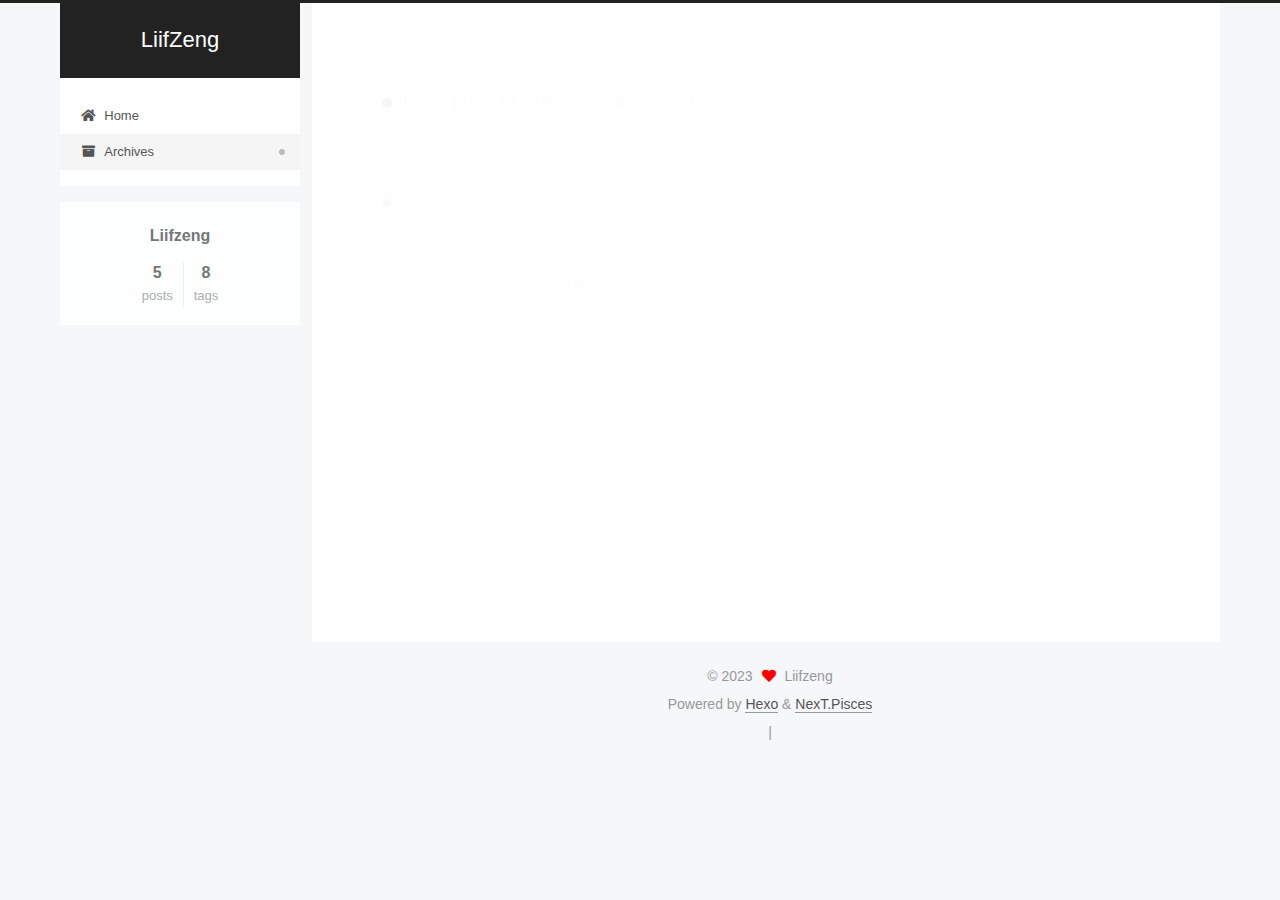
<file: archives/index.html>
<!DOCTYPE html>
<html lang="en">
<head>
  <meta charset="UTF-8">
<meta name="viewport" content="width=device-width, initial-scale=1, maximum-scale=2">
<meta name="theme-color" content="#222">
<meta name="generator" content="Hexo 7.0.0">
  <link rel="apple-touch-icon" sizes="180x180" href="/images/apple-touch-icon-next.png">
  <link rel="icon" type="image/png" sizes="32x32" href="/images/favicon-32x32-next.png">
  <link rel="icon" type="image/png" sizes="16x16" href="/images/favicon-16x16-next.png">
  <link rel="mask-icon" href="/images/logo.svg" color="#222">

<link rel="stylesheet" href="/css/main.css">


<link rel="stylesheet" href="/lib/font-awesome/css/all.min.css">

<script id="hexo-configurations">
    var NexT = window.NexT || {};
    var CONFIG = {"hostname":"ktrothschild-liifzeng.github.io","root":"/","scheme":"Pisces","version":"7.8.0","exturl":false,"sidebar":{"position":"left","display":"post","padding":18,"offset":12,"onmobile":false},"copycode":{"enable":false,"show_result":false,"style":null},"back2top":{"enable":true,"sidebar":false,"scrollpercent":false},"bookmark":{"enable":false,"color":"#222","save":"auto"},"fancybox":false,"mediumzoom":false,"lazyload":false,"pangu":false,"comments":{"style":"tabs","active":null,"storage":true,"lazyload":false,"nav":null},"algolia":{"hits":{"per_page":10},"labels":{"input_placeholder":"Search for Posts","hits_empty":"We didn't find any results for the search: ${query}","hits_stats":"${hits} results found in ${time} ms"}},"localsearch":{"enable":false,"trigger":"auto","top_n_per_article":1,"unescape":false,"preload":false},"motion":{"enable":true,"async":false,"transition":{"post_block":"fadeIn","post_header":"slideDownIn","post_body":"slideDownIn","coll_header":"slideLeftIn","sidebar":"slideUpIn"}}};
  </script>

  <meta property="og:type" content="website">
<meta property="og:title" content="LiifZeng">
<meta property="og:url" content="https://ktrothschild-liifzeng.github.io/archives/index.html">
<meta property="og:site_name" content="LiifZeng">
<meta property="og:locale" content="en_US">
<meta property="article:author" content="Liifzeng">
<meta name="twitter:card" content="summary">

<link rel="canonical" href="https://ktrothschild-liifzeng.github.io/archives/">


<script id="page-configurations">
  // https://hexo.io/docs/variables.html
  CONFIG.page = {
    sidebar: "",
    isHome : false,
    isPost : false,
    lang   : 'en'
  };
</script>

  <title>Archive | LiifZeng</title>
  






  <noscript>
  <style>
  .use-motion .brand,
  .use-motion .menu-item,
  .sidebar-inner,
  .use-motion .post-block,
  .use-motion .pagination,
  .use-motion .comments,
  .use-motion .post-header,
  .use-motion .post-body,
  .use-motion .collection-header { opacity: initial; }

  .use-motion .site-title,
  .use-motion .site-subtitle {
    opacity: initial;
    top: initial;
  }

  .use-motion .logo-line-before i { left: initial; }
  .use-motion .logo-line-after i { right: initial; }
  </style>
</noscript>

</head>

<body itemscope itemtype="http://schema.org/WebPage">
  <div class="container use-motion">
    <div class="headband"></div>

    <header class="header" itemscope itemtype="http://schema.org/WPHeader">
      <div class="header-inner"><div class="site-brand-container">
  <div class="site-nav-toggle">
    <div class="toggle" aria-label="Toggle navigation bar">
      <span class="toggle-line toggle-line-first"></span>
      <span class="toggle-line toggle-line-middle"></span>
      <span class="toggle-line toggle-line-last"></span>
    </div>
  </div>

  <div class="site-meta">

    <a href="/" class="brand" rel="start">
      <span class="logo-line-before"><i></i></span>
      <h1 class="site-title">LiifZeng</h1>
      <span class="logo-line-after"><i></i></span>
    </a>
  </div>

  <div class="site-nav-right">
    <div class="toggle popup-trigger">
    </div>
  </div>
</div>




<nav class="site-nav">
  <ul id="menu" class="main-menu menu">
        <li class="menu-item menu-item-home">

    <a href="/" rel="section"><i class="fa fa-home fa-fw"></i>Home</a>

  </li>
        <li class="menu-item menu-item-archives">

    <a href="/archives/" rel="section"><i class="fa fa-archive fa-fw"></i>Archives</a>

  </li>
  </ul>
</nav>




</div>
    </header>

    
  <div class="back-to-top">
    <i class="fa fa-arrow-up"></i>
    <span>0%</span>
  </div>


    <main class="main">
      <div class="main-inner">
        <div class="content-wrap">
          

          <div class="content archive">
            

  
  
  
  <div class="post-block">
    <div class="posts-collapse">
      <div class="collection-title">
        <span class="collection-header">Um..! 5 posts in total. Keep on posting.</span>
      </div>

      
    <div class="collection-year">
      <span class="collection-header">2023</span>
    </div>

  <article itemscope itemtype="http://schema.org/Article">
    <header class="post-header">

      <div class="post-meta">
        <time itemprop="dateCreated"
              datetime="2023-11-27T15:58:43+08:00"
              content="2023-11-27">
          11-27
        </time>
      </div>

      <div class="post-title">
          <a class="post-title-link" href="/2023/11/27/qa_infra/" itemprop="url">
            <span itemprop="name">质量工具体系建设随笔</span>
          </a>
      </div>

    </header>
  </article>

  <article itemscope itemtype="http://schema.org/Article">
    <header class="post-header">

      <div class="post-meta">
        <time itemprop="dateCreated"
              datetime="2023-11-25T21:12:21+08:00"
              content="2023-11-25">
          11-25
        </time>
      </div>

      <div class="post-title">
          <a class="post-title-link" href="/2023/11/25/hello-world/" itemprop="url">
            <span itemprop="name">Hello World</span>
          </a>
      </div>

    </header>
  </article>

  <article itemscope itemtype="http://schema.org/Article">
    <header class="post-header">

      <div class="post-meta">
        <time itemprop="dateCreated"
              datetime="2023-11-24T16:12:01+08:00"
              content="2023-11-24">
          11-24
        </time>
      </div>

      <div class="post-title">
          <a class="post-title-link" href="/2023/11/24/ture-test/" itemprop="url">
            <span itemprop="name">互联网测试开发真的是"点工"吗？</span>
          </a>
      </div>

    </header>
  </article>

  <article itemscope itemtype="http://schema.org/Article">
    <header class="post-header">

      <div class="post-meta">
        <time itemprop="dateCreated"
              datetime="2023-11-23T19:39:35+08:00"
              content="2023-11-23">
          11-23
        </time>
      </div>

      <div class="post-title">
          <a class="post-title-link" href="/2023/11/23/how-to-devops/" itemprop="url">
            <span itemprop="name">研发效能提升随笔</span>
          </a>
      </div>

    </header>
  </article>

  <article itemscope itemtype="http://schema.org/Article">
    <header class="post-header">

      <div class="post-meta">
        <time itemprop="dateCreated"
              datetime="2023-11-23T11:41:34+08:00"
              content="2023-11-23">
          11-23
        </time>
      </div>

      <div class="post-title">
          <a class="post-title-link" href="/2023/11/23/ffmpeg-usage/" itemprop="url">
            <span itemprop="name">ffmpeg的常见使用</span>
          </a>
      </div>

    </header>
  </article>


    </div>
  </div>
  
  
  

  



          </div>
          

<script>
  window.addEventListener('tabs:register', () => {
    let { activeClass } = CONFIG.comments;
    if (CONFIG.comments.storage) {
      activeClass = localStorage.getItem('comments_active') || activeClass;
    }
    if (activeClass) {
      let activeTab = document.querySelector(`a[href="#comment-${activeClass}"]`);
      if (activeTab) {
        activeTab.click();
      }
    }
  });
  if (CONFIG.comments.storage) {
    window.addEventListener('tabs:click', event => {
      if (!event.target.matches('.tabs-comment .tab-content .tab-pane')) return;
      let commentClass = event.target.classList[1];
      localStorage.setItem('comments_active', commentClass);
    });
  }
</script>

        </div>
          
  
  <div class="toggle sidebar-toggle">
    <span class="toggle-line toggle-line-first"></span>
    <span class="toggle-line toggle-line-middle"></span>
    <span class="toggle-line toggle-line-last"></span>
  </div>

  <aside class="sidebar">
    <div class="sidebar-inner">

      <ul class="sidebar-nav motion-element">
        <li class="sidebar-nav-toc">
          Table of Contents
        </li>
        <li class="sidebar-nav-overview">
          Overview
        </li>
      </ul>

      <!--noindex-->
      <div class="post-toc-wrap sidebar-panel">
      </div>
      <!--/noindex-->

      <div class="site-overview-wrap sidebar-panel">
        <div class="site-author motion-element" itemprop="author" itemscope itemtype="http://schema.org/Person">
  <p class="site-author-name" itemprop="name">Liifzeng</p>
  <div class="site-description" itemprop="description"></div>
</div>
<div class="site-state-wrap motion-element">
  <nav class="site-state">
      <div class="site-state-item site-state-posts">
          <a href="/archives/">
        
          <span class="site-state-item-count">5</span>
          <span class="site-state-item-name">posts</span>
        </a>
      </div>
      <div class="site-state-item site-state-tags">
        <span class="site-state-item-count">8</span>
        <span class="site-state-item-name">tags</span>
      </div>
  </nav>
</div>



      </div>

    </div>
  </aside>
  <div id="sidebar-dimmer"></div>


      </div>
    </main>

    <footer class="footer">
      <div class="footer-inner">
        

        

<div class="copyright">
  
  &copy; 
  <span itemprop="copyrightYear">2023</span>
  <span class="with-love">
    <i class="fa fa-heart"></i>
  </span>
  <span class="author" itemprop="copyrightHolder">Liifzeng</span>
</div>
  <div class="powered-by">Powered by <a href="https://hexo.io/" class="theme-link" rel="noopener" target="_blank">Hexo</a> & <a href="https://pisces.theme-next.org/" class="theme-link" rel="noopener" target="_blank">NexT.Pisces</a>
  </div>

        
<div class="busuanzi-count">
  <script async src="https://busuanzi.ibruce.info/busuanzi/2.3/busuanzi.pure.mini.js"></script>
    <span class="post-meta-item" id="busuanzi_container_site_uv" style="display: none;">
      <span class="post-meta-item-icon">
        <i class="fa fa-user"></i>
      </span>
      <span class="site-uv" title="Total Visitors">
        <span id="busuanzi_value_site_uv"></span>
      </span>
    </span>
    <span class="post-meta-divider">|</span>
    <span class="post-meta-item" id="busuanzi_container_site_pv" style="display: none;">
      <span class="post-meta-item-icon">
        <i class="fa fa-eye"></i>
      </span>
      <span class="site-pv" title="Total Views">
        <span id="busuanzi_value_site_pv"></span>
      </span>
    </span>
</div>








      </div>
    </footer>
  </div>

  
  <script src="/lib/anime.min.js"></script>
  <script src="/lib/velocity/velocity.min.js"></script>
  <script src="/lib/velocity/velocity.ui.min.js"></script>

<script src="/js/utils.js"></script>

<script src="/js/motion.js"></script>


<script src="/js/schemes/pisces.js"></script>


<script src="/js/next-boot.js"></script>




  















  

  

</body>
</html>
</file>
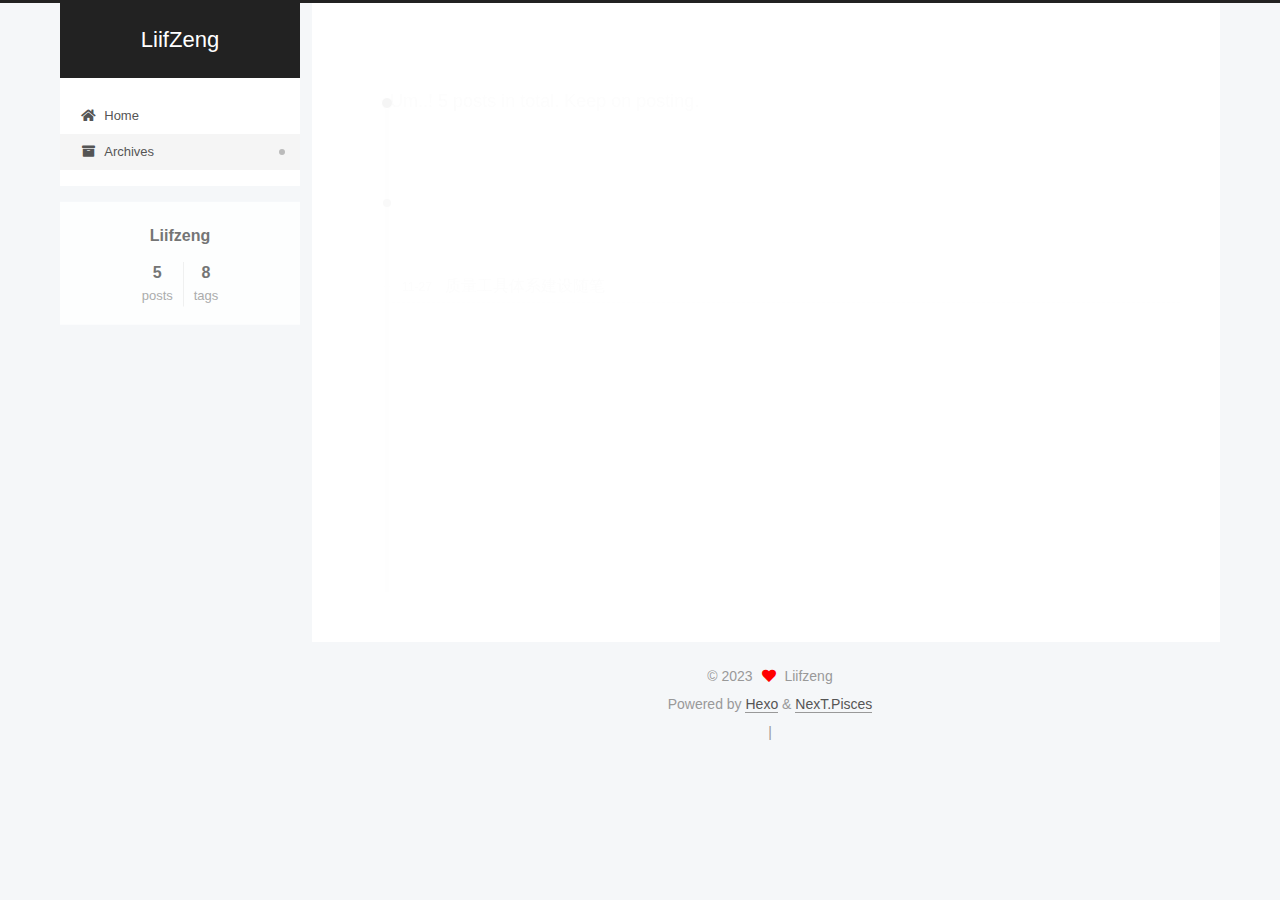
<file: archives/2023/index.html>
<!DOCTYPE html>
<html lang="en">
<head>
  <meta charset="UTF-8">
<meta name="viewport" content="width=device-width, initial-scale=1, maximum-scale=2">
<meta name="theme-color" content="#222">
<meta name="generator" content="Hexo 7.0.0">
  <link rel="apple-touch-icon" sizes="180x180" href="/images/apple-touch-icon-next.png">
  <link rel="icon" type="image/png" sizes="32x32" href="/images/favicon-32x32-next.png">
  <link rel="icon" type="image/png" sizes="16x16" href="/images/favicon-16x16-next.png">
  <link rel="mask-icon" href="/images/logo.svg" color="#222">

<link rel="stylesheet" href="/css/main.css">


<link rel="stylesheet" href="/lib/font-awesome/css/all.min.css">

<script id="hexo-configurations">
    var NexT = window.NexT || {};
    var CONFIG = {"hostname":"ktrothschild-liifzeng.github.io","root":"/","scheme":"Pisces","version":"7.8.0","exturl":false,"sidebar":{"position":"left","display":"post","padding":18,"offset":12,"onmobile":false},"copycode":{"enable":false,"show_result":false,"style":null},"back2top":{"enable":true,"sidebar":false,"scrollpercent":false},"bookmark":{"enable":false,"color":"#222","save":"auto"},"fancybox":false,"mediumzoom":false,"lazyload":false,"pangu":false,"comments":{"style":"tabs","active":null,"storage":true,"lazyload":false,"nav":null},"algolia":{"hits":{"per_page":10},"labels":{"input_placeholder":"Search for Posts","hits_empty":"We didn't find any results for the search: ${query}","hits_stats":"${hits} results found in ${time} ms"}},"localsearch":{"enable":false,"trigger":"auto","top_n_per_article":1,"unescape":false,"preload":false},"motion":{"enable":true,"async":false,"transition":{"post_block":"fadeIn","post_header":"slideDownIn","post_body":"slideDownIn","coll_header":"slideLeftIn","sidebar":"slideUpIn"}}};
  </script>

  <meta property="og:type" content="website">
<meta property="og:title" content="LiifZeng">
<meta property="og:url" content="https://ktrothschild-liifzeng.github.io/archives/2023/index.html">
<meta property="og:site_name" content="LiifZeng">
<meta property="og:locale" content="en_US">
<meta property="article:author" content="Liifzeng">
<meta name="twitter:card" content="summary">

<link rel="canonical" href="https://ktrothschild-liifzeng.github.io/archives/2023/">


<script id="page-configurations">
  // https://hexo.io/docs/variables.html
  CONFIG.page = {
    sidebar: "",
    isHome : false,
    isPost : false,
    lang   : 'en'
  };
</script>

  <title>Archive | LiifZeng</title>
  






  <noscript>
  <style>
  .use-motion .brand,
  .use-motion .menu-item,
  .sidebar-inner,
  .use-motion .post-block,
  .use-motion .pagination,
  .use-motion .comments,
  .use-motion .post-header,
  .use-motion .post-body,
  .use-motion .collection-header { opacity: initial; }

  .use-motion .site-title,
  .use-motion .site-subtitle {
    opacity: initial;
    top: initial;
  }

  .use-motion .logo-line-before i { left: initial; }
  .use-motion .logo-line-after i { right: initial; }
  </style>
</noscript>

</head>

<body itemscope itemtype="http://schema.org/WebPage">
  <div class="container use-motion">
    <div class="headband"></div>

    <header class="header" itemscope itemtype="http://schema.org/WPHeader">
      <div class="header-inner"><div class="site-brand-container">
  <div class="site-nav-toggle">
    <div class="toggle" aria-label="Toggle navigation bar">
      <span class="toggle-line toggle-line-first"></span>
      <span class="toggle-line toggle-line-middle"></span>
      <span class="toggle-line toggle-line-last"></span>
    </div>
  </div>

  <div class="site-meta">

    <a href="/" class="brand" rel="start">
      <span class="logo-line-before"><i></i></span>
      <h1 class="site-title">LiifZeng</h1>
      <span class="logo-line-after"><i></i></span>
    </a>
  </div>

  <div class="site-nav-right">
    <div class="toggle popup-trigger">
    </div>
  </div>
</div>




<nav class="site-nav">
  <ul id="menu" class="main-menu menu">
        <li class="menu-item menu-item-home">

    <a href="/" rel="section"><i class="fa fa-home fa-fw"></i>Home</a>

  </li>
        <li class="menu-item menu-item-archives">

    <a href="/archives/" rel="section"><i class="fa fa-archive fa-fw"></i>Archives</a>

  </li>
  </ul>
</nav>




</div>
    </header>

    
  <div class="back-to-top">
    <i class="fa fa-arrow-up"></i>
    <span>0%</span>
  </div>


    <main class="main">
      <div class="main-inner">
        <div class="content-wrap">
          

          <div class="content archive">
            

  
  
  
  <div class="post-block">
    <div class="posts-collapse">
      <div class="collection-title">
        <span class="collection-header">Um..! 5 posts in total. Keep on posting.</span>
      </div>

      
    <div class="collection-year">
      <span class="collection-header">2023</span>
    </div>

  <article itemscope itemtype="http://schema.org/Article">
    <header class="post-header">

      <div class="post-meta">
        <time itemprop="dateCreated"
              datetime="2023-11-27T15:58:43+08:00"
              content="2023-11-27">
          11-27
        </time>
      </div>

      <div class="post-title">
          <a class="post-title-link" href="/2023/11/27/qa_infra/" itemprop="url">
            <span itemprop="name">质量工具体系建设随笔</span>
          </a>
      </div>

    </header>
  </article>

  <article itemscope itemtype="http://schema.org/Article">
    <header class="post-header">

      <div class="post-meta">
        <time itemprop="dateCreated"
              datetime="2023-11-25T21:12:21+08:00"
              content="2023-11-25">
          11-25
        </time>
      </div>

      <div class="post-title">
          <a class="post-title-link" href="/2023/11/25/hello-world/" itemprop="url">
            <span itemprop="name">Hello World</span>
          </a>
      </div>

    </header>
  </article>

  <article itemscope itemtype="http://schema.org/Article">
    <header class="post-header">

      <div class="post-meta">
        <time itemprop="dateCreated"
              datetime="2023-11-24T16:12:01+08:00"
              content="2023-11-24">
          11-24
        </time>
      </div>

      <div class="post-title">
          <a class="post-title-link" href="/2023/11/24/ture-test/" itemprop="url">
            <span itemprop="name">互联网测试开发真的是"点工"吗？</span>
          </a>
      </div>

    </header>
  </article>

  <article itemscope itemtype="http://schema.org/Article">
    <header class="post-header">

      <div class="post-meta">
        <time itemprop="dateCreated"
              datetime="2023-11-23T19:39:35+08:00"
              content="2023-11-23">
          11-23
        </time>
      </div>

      <div class="post-title">
          <a class="post-title-link" href="/2023/11/23/how-to-devops/" itemprop="url">
            <span itemprop="name">研发效能提升随笔</span>
          </a>
      </div>

    </header>
  </article>

  <article itemscope itemtype="http://schema.org/Article">
    <header class="post-header">

      <div class="post-meta">
        <time itemprop="dateCreated"
              datetime="2023-11-23T11:41:34+08:00"
              content="2023-11-23">
          11-23
        </time>
      </div>

      <div class="post-title">
          <a class="post-title-link" href="/2023/11/23/ffmpeg-usage/" itemprop="url">
            <span itemprop="name">ffmpeg的常见使用</span>
          </a>
      </div>

    </header>
  </article>


    </div>
  </div>
  
  
  

  



          </div>
          

<script>
  window.addEventListener('tabs:register', () => {
    let { activeClass } = CONFIG.comments;
    if (CONFIG.comments.storage) {
      activeClass = localStorage.getItem('comments_active') || activeClass;
    }
    if (activeClass) {
      let activeTab = document.querySelector(`a[href="#comment-${activeClass}"]`);
      if (activeTab) {
        activeTab.click();
      }
    }
  });
  if (CONFIG.comments.storage) {
    window.addEventListener('tabs:click', event => {
      if (!event.target.matches('.tabs-comment .tab-content .tab-pane')) return;
      let commentClass = event.target.classList[1];
      localStorage.setItem('comments_active', commentClass);
    });
  }
</script>

        </div>
          
  
  <div class="toggle sidebar-toggle">
    <span class="toggle-line toggle-line-first"></span>
    <span class="toggle-line toggle-line-middle"></span>
    <span class="toggle-line toggle-line-last"></span>
  </div>

  <aside class="sidebar">
    <div class="sidebar-inner">

      <ul class="sidebar-nav motion-element">
        <li class="sidebar-nav-toc">
          Table of Contents
        </li>
        <li class="sidebar-nav-overview">
          Overview
        </li>
      </ul>

      <!--noindex-->
      <div class="post-toc-wrap sidebar-panel">
      </div>
      <!--/noindex-->

      <div class="site-overview-wrap sidebar-panel">
        <div class="site-author motion-element" itemprop="author" itemscope itemtype="http://schema.org/Person">
  <p class="site-author-name" itemprop="name">Liifzeng</p>
  <div class="site-description" itemprop="description"></div>
</div>
<div class="site-state-wrap motion-element">
  <nav class="site-state">
      <div class="site-state-item site-state-posts">
          <a href="/archives/">
        
          <span class="site-state-item-count">5</span>
          <span class="site-state-item-name">posts</span>
        </a>
      </div>
      <div class="site-state-item site-state-tags">
        <span class="site-state-item-count">8</span>
        <span class="site-state-item-name">tags</span>
      </div>
  </nav>
</div>



      </div>

    </div>
  </aside>
  <div id="sidebar-dimmer"></div>


      </div>
    </main>

    <footer class="footer">
      <div class="footer-inner">
        

        

<div class="copyright">
  
  &copy; 
  <span itemprop="copyrightYear">2023</span>
  <span class="with-love">
    <i class="fa fa-heart"></i>
  </span>
  <span class="author" itemprop="copyrightHolder">Liifzeng</span>
</div>
  <div class="powered-by">Powered by <a href="https://hexo.io/" class="theme-link" rel="noopener" target="_blank">Hexo</a> & <a href="https://pisces.theme-next.org/" class="theme-link" rel="noopener" target="_blank">NexT.Pisces</a>
  </div>

        
<div class="busuanzi-count">
  <script async src="https://busuanzi.ibruce.info/busuanzi/2.3/busuanzi.pure.mini.js"></script>
    <span class="post-meta-item" id="busuanzi_container_site_uv" style="display: none;">
      <span class="post-meta-item-icon">
        <i class="fa fa-user"></i>
      </span>
      <span class="site-uv" title="Total Visitors">
        <span id="busuanzi_value_site_uv"></span>
      </span>
    </span>
    <span class="post-meta-divider">|</span>
    <span class="post-meta-item" id="busuanzi_container_site_pv" style="display: none;">
      <span class="post-meta-item-icon">
        <i class="fa fa-eye"></i>
      </span>
      <span class="site-pv" title="Total Views">
        <span id="busuanzi_value_site_pv"></span>
      </span>
    </span>
</div>








      </div>
    </footer>
  </div>

  
  <script src="/lib/anime.min.js"></script>
  <script src="/lib/velocity/velocity.min.js"></script>
  <script src="/lib/velocity/velocity.ui.min.js"></script>

<script src="/js/utils.js"></script>

<script src="/js/motion.js"></script>


<script src="/js/schemes/pisces.js"></script>


<script src="/js/next-boot.js"></script>




  















  

  

</body>
</html>
</file>
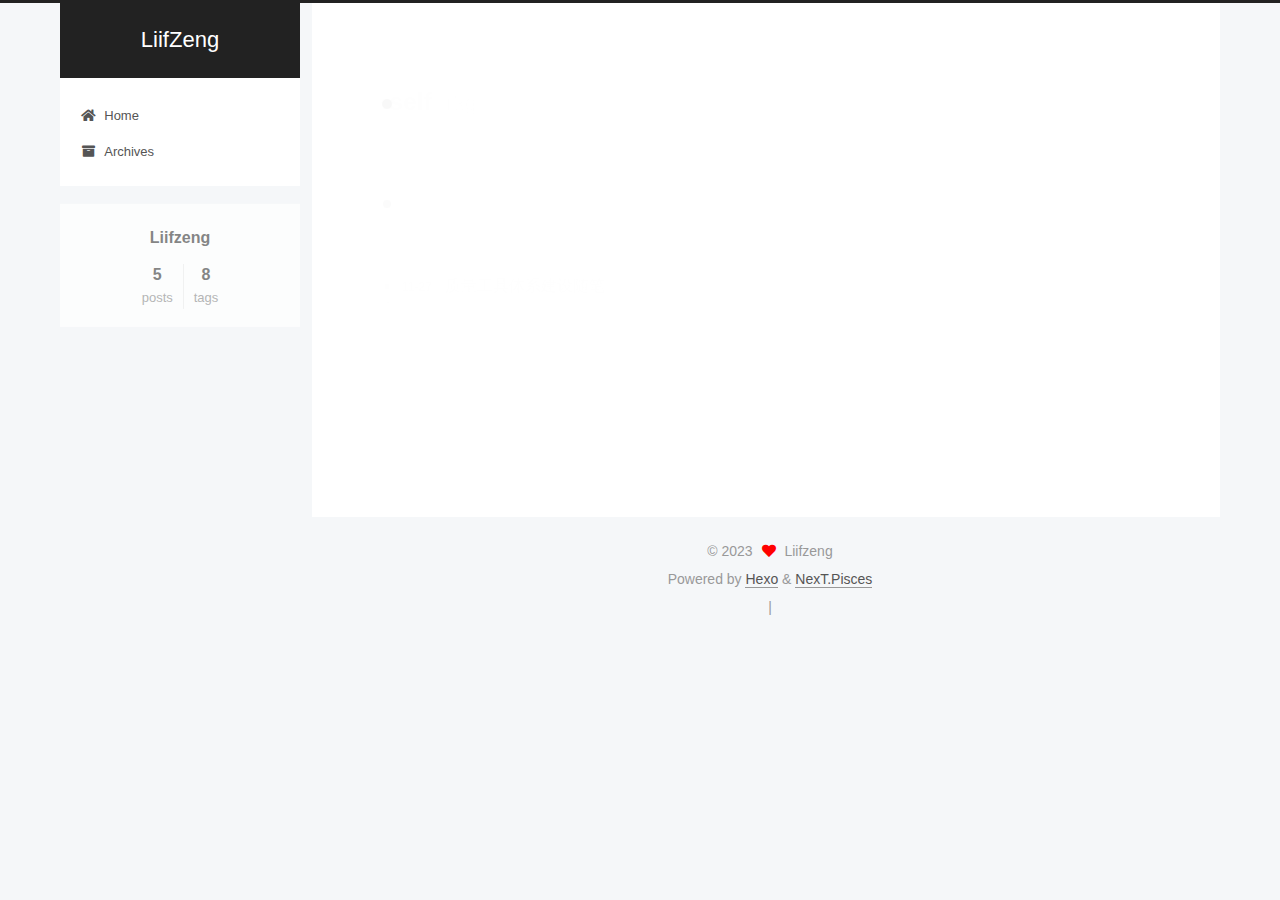
<file: tags/self/index.html>
<!DOCTYPE html>
<html lang="en">
<head>
  <meta charset="UTF-8">
<meta name="viewport" content="width=device-width, initial-scale=1, maximum-scale=2">
<meta name="theme-color" content="#222">
<meta name="generator" content="Hexo 7.0.0">
  <link rel="apple-touch-icon" sizes="180x180" href="/images/apple-touch-icon-next.png">
  <link rel="icon" type="image/png" sizes="32x32" href="/images/favicon-32x32-next.png">
  <link rel="icon" type="image/png" sizes="16x16" href="/images/favicon-16x16-next.png">
  <link rel="mask-icon" href="/images/logo.svg" color="#222">

<link rel="stylesheet" href="/css/main.css">


<link rel="stylesheet" href="/lib/font-awesome/css/all.min.css">

<script id="hexo-configurations">
    var NexT = window.NexT || {};
    var CONFIG = {"hostname":"ktrothschild-liifzeng.github.io","root":"/","scheme":"Pisces","version":"7.8.0","exturl":false,"sidebar":{"position":"left","display":"post","padding":18,"offset":12,"onmobile":false},"copycode":{"enable":false,"show_result":false,"style":null},"back2top":{"enable":true,"sidebar":false,"scrollpercent":false},"bookmark":{"enable":false,"color":"#222","save":"auto"},"fancybox":false,"mediumzoom":false,"lazyload":false,"pangu":false,"comments":{"style":"tabs","active":null,"storage":true,"lazyload":false,"nav":null},"algolia":{"hits":{"per_page":10},"labels":{"input_placeholder":"Search for Posts","hits_empty":"We didn't find any results for the search: ${query}","hits_stats":"${hits} results found in ${time} ms"}},"localsearch":{"enable":false,"trigger":"auto","top_n_per_article":1,"unescape":false,"preload":false},"motion":{"enable":true,"async":false,"transition":{"post_block":"fadeIn","post_header":"slideDownIn","post_body":"slideDownIn","coll_header":"slideLeftIn","sidebar":"slideUpIn"}}};
  </script>

  <meta property="og:type" content="website">
<meta property="og:title" content="LiifZeng">
<meta property="og:url" content="https://ktrothschild-liifzeng.github.io/tags/self/index.html">
<meta property="og:site_name" content="LiifZeng">
<meta property="og:locale" content="en_US">
<meta property="article:author" content="Liifzeng">
<meta name="twitter:card" content="summary">

<link rel="canonical" href="https://ktrothschild-liifzeng.github.io/tags/self/">


<script id="page-configurations">
  // https://hexo.io/docs/variables.html
  CONFIG.page = {
    sidebar: "",
    isHome : false,
    isPost : false,
    lang   : 'en'
  };
</script>

  <title>Tag: self | LiifZeng</title>
  






  <noscript>
  <style>
  .use-motion .brand,
  .use-motion .menu-item,
  .sidebar-inner,
  .use-motion .post-block,
  .use-motion .pagination,
  .use-motion .comments,
  .use-motion .post-header,
  .use-motion .post-body,
  .use-motion .collection-header { opacity: initial; }

  .use-motion .site-title,
  .use-motion .site-subtitle {
    opacity: initial;
    top: initial;
  }

  .use-motion .logo-line-before i { left: initial; }
  .use-motion .logo-line-after i { right: initial; }
  </style>
</noscript>

</head>

<body itemscope itemtype="http://schema.org/WebPage">
  <div class="container use-motion">
    <div class="headband"></div>

    <header class="header" itemscope itemtype="http://schema.org/WPHeader">
      <div class="header-inner"><div class="site-brand-container">
  <div class="site-nav-toggle">
    <div class="toggle" aria-label="Toggle navigation bar">
      <span class="toggle-line toggle-line-first"></span>
      <span class="toggle-line toggle-line-middle"></span>
      <span class="toggle-line toggle-line-last"></span>
    </div>
  </div>

  <div class="site-meta">

    <a href="/" class="brand" rel="start">
      <span class="logo-line-before"><i></i></span>
      <h1 class="site-title">LiifZeng</h1>
      <span class="logo-line-after"><i></i></span>
    </a>
  </div>

  <div class="site-nav-right">
    <div class="toggle popup-trigger">
    </div>
  </div>
</div>




<nav class="site-nav">
  <ul id="menu" class="main-menu menu">
        <li class="menu-item menu-item-home">

    <a href="/" rel="section"><i class="fa fa-home fa-fw"></i>Home</a>

  </li>
        <li class="menu-item menu-item-archives">

    <a href="/archives/" rel="section"><i class="fa fa-archive fa-fw"></i>Archives</a>

  </li>
  </ul>
</nav>




</div>
    </header>

    
  <div class="back-to-top">
    <i class="fa fa-arrow-up"></i>
    <span>0%</span>
  </div>


    <main class="main">
      <div class="main-inner">
        <div class="content-wrap">
          

          <div class="content tag">
            

  
  
  
  <div class="post-block">
    <div class="posts-collapse">
      <div class="collection-title">
        <h2 class="collection-header">self
          <small>Tag</small>
        </h2>
      </div>

      
    <div class="collection-year">
      <span class="collection-header">2023</span>
    </div>

  <article itemscope itemtype="http://schema.org/Article">
    <header class="post-header">

      <div class="post-meta">
        <time itemprop="dateCreated"
              datetime="2023-11-27T15:58:43+08:00"
              content="2023-11-27">
          11-27
        </time>
      </div>

      <div class="post-title">
          <a class="post-title-link" href="/2023/11/27/qa_infra/" itemprop="url">
            <span itemprop="name">质量工具体系建设随笔</span>
          </a>
      </div>

    </header>
  </article>

  <article itemscope itemtype="http://schema.org/Article">
    <header class="post-header">

      <div class="post-meta">
        <time itemprop="dateCreated"
              datetime="2023-11-25T21:12:21+08:00"
              content="2023-11-25">
          11-25
        </time>
      </div>

      <div class="post-title">
          <a class="post-title-link" href="/2023/11/25/hello-world/" itemprop="url">
            <span itemprop="name">Hello World</span>
          </a>
      </div>

    </header>
  </article>

  <article itemscope itemtype="http://schema.org/Article">
    <header class="post-header">

      <div class="post-meta">
        <time itemprop="dateCreated"
              datetime="2023-11-23T19:39:35+08:00"
              content="2023-11-23">
          11-23
        </time>
      </div>

      <div class="post-title">
          <a class="post-title-link" href="/2023/11/23/how-to-devops/" itemprop="url">
            <span itemprop="name">研发效能提升随笔</span>
          </a>
      </div>

    </header>
  </article>

    </div>
  </div>
  
  
  

  



          </div>
          

<script>
  window.addEventListener('tabs:register', () => {
    let { activeClass } = CONFIG.comments;
    if (CONFIG.comments.storage) {
      activeClass = localStorage.getItem('comments_active') || activeClass;
    }
    if (activeClass) {
      let activeTab = document.querySelector(`a[href="#comment-${activeClass}"]`);
      if (activeTab) {
        activeTab.click();
      }
    }
  });
  if (CONFIG.comments.storage) {
    window.addEventListener('tabs:click', event => {
      if (!event.target.matches('.tabs-comment .tab-content .tab-pane')) return;
      let commentClass = event.target.classList[1];
      localStorage.setItem('comments_active', commentClass);
    });
  }
</script>

        </div>
          
  
  <div class="toggle sidebar-toggle">
    <span class="toggle-line toggle-line-first"></span>
    <span class="toggle-line toggle-line-middle"></span>
    <span class="toggle-line toggle-line-last"></span>
  </div>

  <aside class="sidebar">
    <div class="sidebar-inner">

      <ul class="sidebar-nav motion-element">
        <li class="sidebar-nav-toc">
          Table of Contents
        </li>
        <li class="sidebar-nav-overview">
          Overview
        </li>
      </ul>

      <!--noindex-->
      <div class="post-toc-wrap sidebar-panel">
      </div>
      <!--/noindex-->

      <div class="site-overview-wrap sidebar-panel">
        <div class="site-author motion-element" itemprop="author" itemscope itemtype="http://schema.org/Person">
  <p class="site-author-name" itemprop="name">Liifzeng</p>
  <div class="site-description" itemprop="description"></div>
</div>
<div class="site-state-wrap motion-element">
  <nav class="site-state">
      <div class="site-state-item site-state-posts">
          <a href="/archives/">
        
          <span class="site-state-item-count">5</span>
          <span class="site-state-item-name">posts</span>
        </a>
      </div>
      <div class="site-state-item site-state-tags">
        <span class="site-state-item-count">8</span>
        <span class="site-state-item-name">tags</span>
      </div>
  </nav>
</div>



      </div>

    </div>
  </aside>
  <div id="sidebar-dimmer"></div>


      </div>
    </main>

    <footer class="footer">
      <div class="footer-inner">
        

        

<div class="copyright">
  
  &copy; 
  <span itemprop="copyrightYear">2023</span>
  <span class="with-love">
    <i class="fa fa-heart"></i>
  </span>
  <span class="author" itemprop="copyrightHolder">Liifzeng</span>
</div>
  <div class="powered-by">Powered by <a href="https://hexo.io/" class="theme-link" rel="noopener" target="_blank">Hexo</a> & <a href="https://pisces.theme-next.org/" class="theme-link" rel="noopener" target="_blank">NexT.Pisces</a>
  </div>

        
<div class="busuanzi-count">
  <script async src="https://busuanzi.ibruce.info/busuanzi/2.3/busuanzi.pure.mini.js"></script>
    <span class="post-meta-item" id="busuanzi_container_site_uv" style="display: none;">
      <span class="post-meta-item-icon">
        <i class="fa fa-user"></i>
      </span>
      <span class="site-uv" title="Total Visitors">
        <span id="busuanzi_value_site_uv"></span>
      </span>
    </span>
    <span class="post-meta-divider">|</span>
    <span class="post-meta-item" id="busuanzi_container_site_pv" style="display: none;">
      <span class="post-meta-item-icon">
        <i class="fa fa-eye"></i>
      </span>
      <span class="site-pv" title="Total Views">
        <span id="busuanzi_value_site_pv"></span>
      </span>
    </span>
</div>








      </div>
    </footer>
  </div>

  
  <script src="/lib/anime.min.js"></script>
  <script src="/lib/velocity/velocity.min.js"></script>
  <script src="/lib/velocity/velocity.ui.min.js"></script>

<script src="/js/utils.js"></script>

<script src="/js/motion.js"></script>


<script src="/js/schemes/pisces.js"></script>


<script src="/js/next-boot.js"></script>




  















  

  

</body>
</html>
</file>
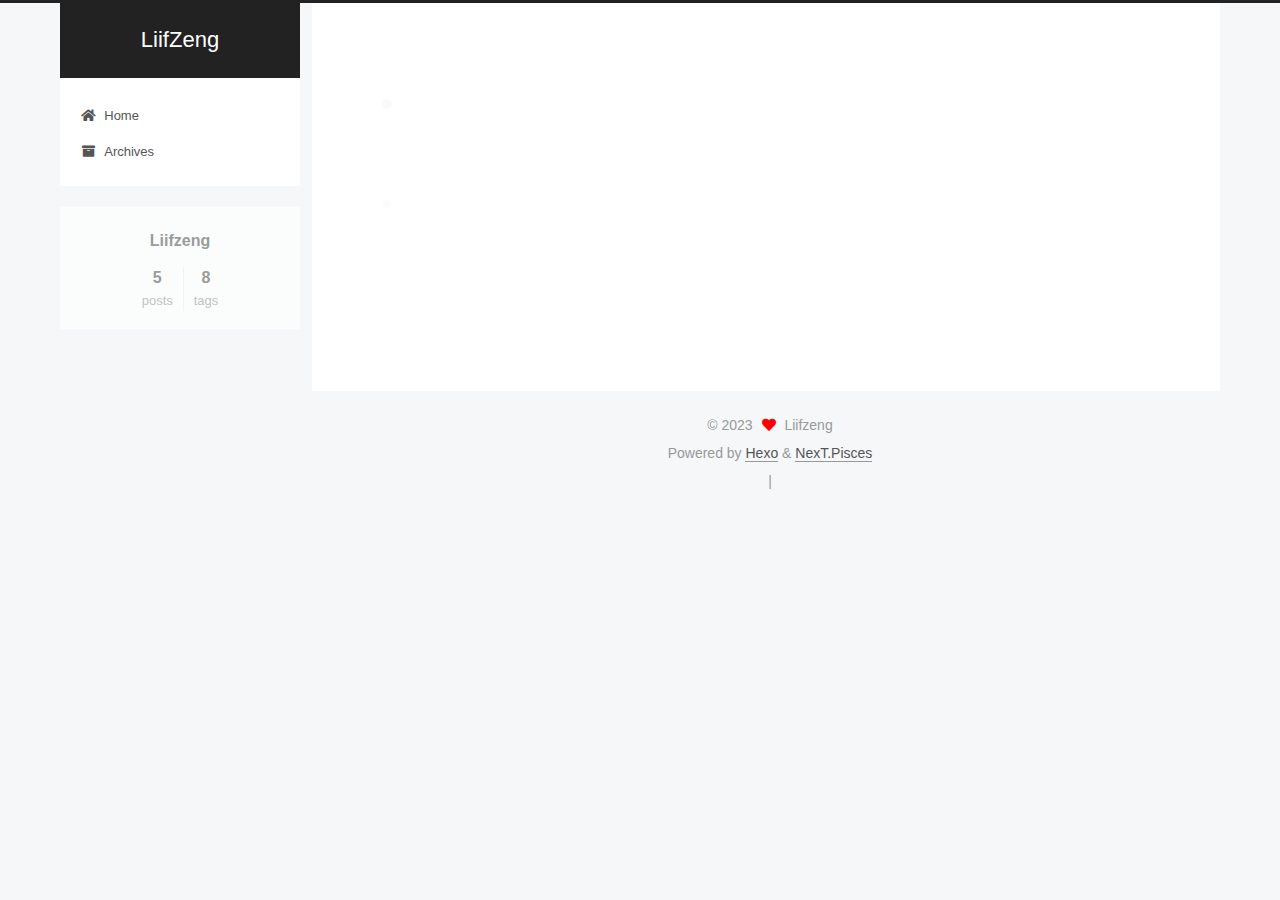
<file: tags/test/index.html>
<!DOCTYPE html>
<html lang="en">
<head>
  <meta charset="UTF-8">
<meta name="viewport" content="width=device-width, initial-scale=1, maximum-scale=2">
<meta name="theme-color" content="#222">
<meta name="generator" content="Hexo 7.0.0">
  <link rel="apple-touch-icon" sizes="180x180" href="/images/apple-touch-icon-next.png">
  <link rel="icon" type="image/png" sizes="32x32" href="/images/favicon-32x32-next.png">
  <link rel="icon" type="image/png" sizes="16x16" href="/images/favicon-16x16-next.png">
  <link rel="mask-icon" href="/images/logo.svg" color="#222">

<link rel="stylesheet" href="/css/main.css">


<link rel="stylesheet" href="/lib/font-awesome/css/all.min.css">

<script id="hexo-configurations">
    var NexT = window.NexT || {};
    var CONFIG = {"hostname":"ktrothschild-liifzeng.github.io","root":"/","scheme":"Pisces","version":"7.8.0","exturl":false,"sidebar":{"position":"left","display":"post","padding":18,"offset":12,"onmobile":false},"copycode":{"enable":false,"show_result":false,"style":null},"back2top":{"enable":true,"sidebar":false,"scrollpercent":false},"bookmark":{"enable":false,"color":"#222","save":"auto"},"fancybox":false,"mediumzoom":false,"lazyload":false,"pangu":false,"comments":{"style":"tabs","active":null,"storage":true,"lazyload":false,"nav":null},"algolia":{"hits":{"per_page":10},"labels":{"input_placeholder":"Search for Posts","hits_empty":"We didn't find any results for the search: ${query}","hits_stats":"${hits} results found in ${time} ms"}},"localsearch":{"enable":false,"trigger":"auto","top_n_per_article":1,"unescape":false,"preload":false},"motion":{"enable":true,"async":false,"transition":{"post_block":"fadeIn","post_header":"slideDownIn","post_body":"slideDownIn","coll_header":"slideLeftIn","sidebar":"slideUpIn"}}};
  </script>

  <meta property="og:type" content="website">
<meta property="og:title" content="LiifZeng">
<meta property="og:url" content="https://ktrothschild-liifzeng.github.io/tags/test/index.html">
<meta property="og:site_name" content="LiifZeng">
<meta property="og:locale" content="en_US">
<meta property="article:author" content="Liifzeng">
<meta name="twitter:card" content="summary">

<link rel="canonical" href="https://ktrothschild-liifzeng.github.io/tags/test/">


<script id="page-configurations">
  // https://hexo.io/docs/variables.html
  CONFIG.page = {
    sidebar: "",
    isHome : false,
    isPost : false,
    lang   : 'en'
  };
</script>

  <title>Tag: test | LiifZeng</title>
  






  <noscript>
  <style>
  .use-motion .brand,
  .use-motion .menu-item,
  .sidebar-inner,
  .use-motion .post-block,
  .use-motion .pagination,
  .use-motion .comments,
  .use-motion .post-header,
  .use-motion .post-body,
  .use-motion .collection-header { opacity: initial; }

  .use-motion .site-title,
  .use-motion .site-subtitle {
    opacity: initial;
    top: initial;
  }

  .use-motion .logo-line-before i { left: initial; }
  .use-motion .logo-line-after i { right: initial; }
  </style>
</noscript>

</head>

<body itemscope itemtype="http://schema.org/WebPage">
  <div class="container use-motion">
    <div class="headband"></div>

    <header class="header" itemscope itemtype="http://schema.org/WPHeader">
      <div class="header-inner"><div class="site-brand-container">
  <div class="site-nav-toggle">
    <div class="toggle" aria-label="Toggle navigation bar">
      <span class="toggle-line toggle-line-first"></span>
      <span class="toggle-line toggle-line-middle"></span>
      <span class="toggle-line toggle-line-last"></span>
    </div>
  </div>

  <div class="site-meta">

    <a href="/" class="brand" rel="start">
      <span class="logo-line-before"><i></i></span>
      <h1 class="site-title">LiifZeng</h1>
      <span class="logo-line-after"><i></i></span>
    </a>
  </div>

  <div class="site-nav-right">
    <div class="toggle popup-trigger">
    </div>
  </div>
</div>




<nav class="site-nav">
  <ul id="menu" class="main-menu menu">
        <li class="menu-item menu-item-home">

    <a href="/" rel="section"><i class="fa fa-home fa-fw"></i>Home</a>

  </li>
        <li class="menu-item menu-item-archives">

    <a href="/archives/" rel="section"><i class="fa fa-archive fa-fw"></i>Archives</a>

  </li>
  </ul>
</nav>




</div>
    </header>

    
  <div class="back-to-top">
    <i class="fa fa-arrow-up"></i>
    <span>0%</span>
  </div>


    <main class="main">
      <div class="main-inner">
        <div class="content-wrap">
          

          <div class="content tag">
            

  
  
  
  <div class="post-block">
    <div class="posts-collapse">
      <div class="collection-title">
        <h2 class="collection-header">test
          <small>Tag</small>
        </h2>
      </div>

      
    <div class="collection-year">
      <span class="collection-header">2023</span>
    </div>

  <article itemscope itemtype="http://schema.org/Article">
    <header class="post-header">

      <div class="post-meta">
        <time itemprop="dateCreated"
              datetime="2023-11-24T16:12:01+08:00"
              content="2023-11-24">
          11-24
        </time>
      </div>

      <div class="post-title">
          <a class="post-title-link" href="/2023/11/24/ture-test/" itemprop="url">
            <span itemprop="name">互联网测试开发真的是"点工"吗？</span>
          </a>
      </div>

    </header>
  </article>

    </div>
  </div>
  
  
  

  



          </div>
          

<script>
  window.addEventListener('tabs:register', () => {
    let { activeClass } = CONFIG.comments;
    if (CONFIG.comments.storage) {
      activeClass = localStorage.getItem('comments_active') || activeClass;
    }
    if (activeClass) {
      let activeTab = document.querySelector(`a[href="#comment-${activeClass}"]`);
      if (activeTab) {
        activeTab.click();
      }
    }
  });
  if (CONFIG.comments.storage) {
    window.addEventListener('tabs:click', event => {
      if (!event.target.matches('.tabs-comment .tab-content .tab-pane')) return;
      let commentClass = event.target.classList[1];
      localStorage.setItem('comments_active', commentClass);
    });
  }
</script>

        </div>
          
  
  <div class="toggle sidebar-toggle">
    <span class="toggle-line toggle-line-first"></span>
    <span class="toggle-line toggle-line-middle"></span>
    <span class="toggle-line toggle-line-last"></span>
  </div>

  <aside class="sidebar">
    <div class="sidebar-inner">

      <ul class="sidebar-nav motion-element">
        <li class="sidebar-nav-toc">
          Table of Contents
        </li>
        <li class="sidebar-nav-overview">
          Overview
        </li>
      </ul>

      <!--noindex-->
      <div class="post-toc-wrap sidebar-panel">
      </div>
      <!--/noindex-->

      <div class="site-overview-wrap sidebar-panel">
        <div class="site-author motion-element" itemprop="author" itemscope itemtype="http://schema.org/Person">
  <p class="site-author-name" itemprop="name">Liifzeng</p>
  <div class="site-description" itemprop="description"></div>
</div>
<div class="site-state-wrap motion-element">
  <nav class="site-state">
      <div class="site-state-item site-state-posts">
          <a href="/archives/">
        
          <span class="site-state-item-count">5</span>
          <span class="site-state-item-name">posts</span>
        </a>
      </div>
      <div class="site-state-item site-state-tags">
        <span class="site-state-item-count">8</span>
        <span class="site-state-item-name">tags</span>
      </div>
  </nav>
</div>



      </div>

    </div>
  </aside>
  <div id="sidebar-dimmer"></div>


      </div>
    </main>

    <footer class="footer">
      <div class="footer-inner">
        

        

<div class="copyright">
  
  &copy; 
  <span itemprop="copyrightYear">2023</span>
  <span class="with-love">
    <i class="fa fa-heart"></i>
  </span>
  <span class="author" itemprop="copyrightHolder">Liifzeng</span>
</div>
  <div class="powered-by">Powered by <a href="https://hexo.io/" class="theme-link" rel="noopener" target="_blank">Hexo</a> & <a href="https://pisces.theme-next.org/" class="theme-link" rel="noopener" target="_blank">NexT.Pisces</a>
  </div>

        
<div class="busuanzi-count">
  <script async src="https://busuanzi.ibruce.info/busuanzi/2.3/busuanzi.pure.mini.js"></script>
    <span class="post-meta-item" id="busuanzi_container_site_uv" style="display: none;">
      <span class="post-meta-item-icon">
        <i class="fa fa-user"></i>
      </span>
      <span class="site-uv" title="Total Visitors">
        <span id="busuanzi_value_site_uv"></span>
      </span>
    </span>
    <span class="post-meta-divider">|</span>
    <span class="post-meta-item" id="busuanzi_container_site_pv" style="display: none;">
      <span class="post-meta-item-icon">
        <i class="fa fa-eye"></i>
      </span>
      <span class="site-pv" title="Total Views">
        <span id="busuanzi_value_site_pv"></span>
      </span>
    </span>
</div>








      </div>
    </footer>
  </div>

  
  <script src="/lib/anime.min.js"></script>
  <script src="/lib/velocity/velocity.min.js"></script>
  <script src="/lib/velocity/velocity.ui.min.js"></script>

<script src="/js/utils.js"></script>

<script src="/js/motion.js"></script>


<script src="/js/schemes/pisces.js"></script>


<script src="/js/next-boot.js"></script>




  















  

  

</body>
</html>
</file>
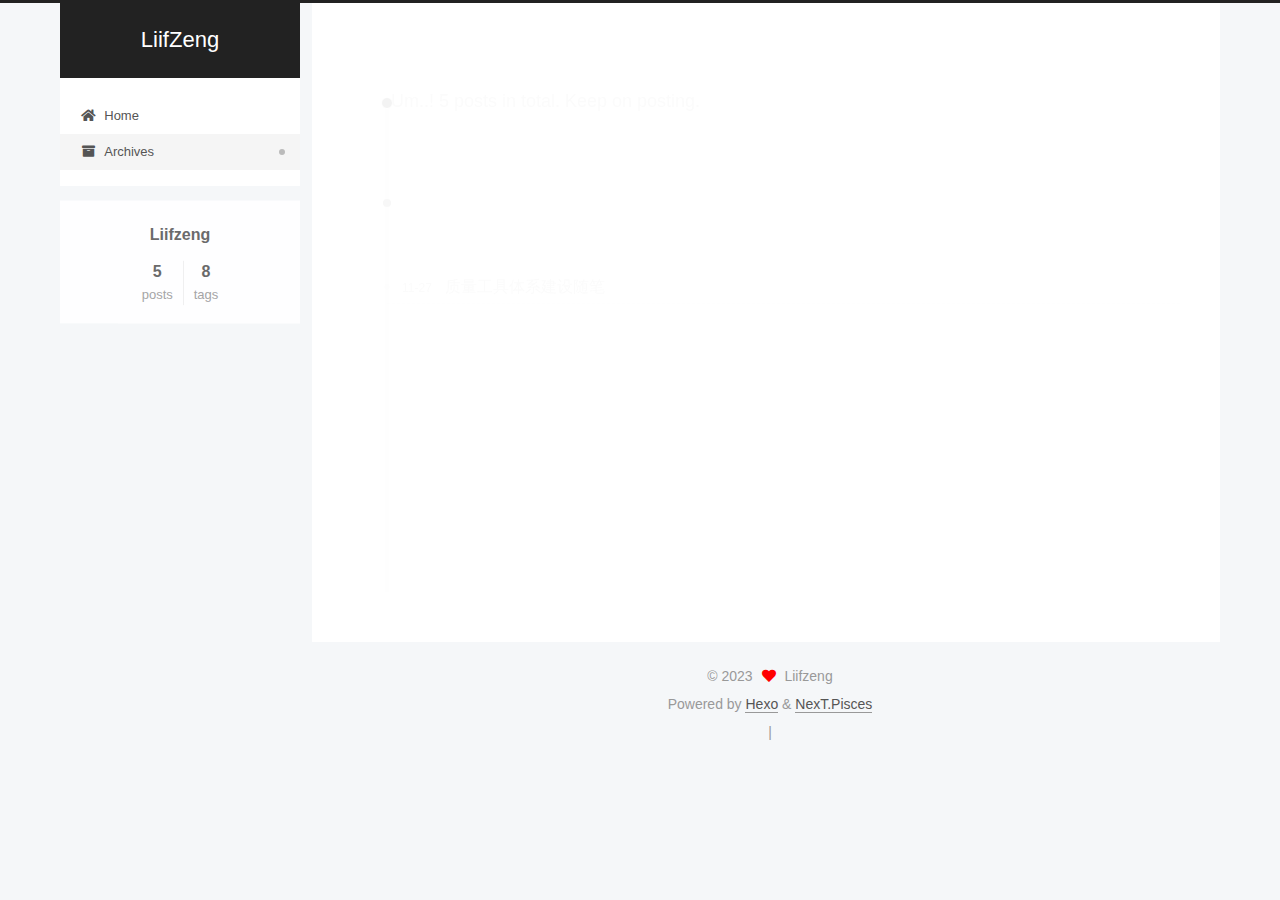
<file: archives/2023/11/index.html>
<!DOCTYPE html>
<html lang="en">
<head>
  <meta charset="UTF-8">
<meta name="viewport" content="width=device-width, initial-scale=1, maximum-scale=2">
<meta name="theme-color" content="#222">
<meta name="generator" content="Hexo 7.0.0">
  <link rel="apple-touch-icon" sizes="180x180" href="/images/apple-touch-icon-next.png">
  <link rel="icon" type="image/png" sizes="32x32" href="/images/favicon-32x32-next.png">
  <link rel="icon" type="image/png" sizes="16x16" href="/images/favicon-16x16-next.png">
  <link rel="mask-icon" href="/images/logo.svg" color="#222">

<link rel="stylesheet" href="/css/main.css">


<link rel="stylesheet" href="/lib/font-awesome/css/all.min.css">

<script id="hexo-configurations">
    var NexT = window.NexT || {};
    var CONFIG = {"hostname":"ktrothschild-liifzeng.github.io","root":"/","scheme":"Pisces","version":"7.8.0","exturl":false,"sidebar":{"position":"left","display":"post","padding":18,"offset":12,"onmobile":false},"copycode":{"enable":false,"show_result":false,"style":null},"back2top":{"enable":true,"sidebar":false,"scrollpercent":false},"bookmark":{"enable":false,"color":"#222","save":"auto"},"fancybox":false,"mediumzoom":false,"lazyload":false,"pangu":false,"comments":{"style":"tabs","active":null,"storage":true,"lazyload":false,"nav":null},"algolia":{"hits":{"per_page":10},"labels":{"input_placeholder":"Search for Posts","hits_empty":"We didn't find any results for the search: ${query}","hits_stats":"${hits} results found in ${time} ms"}},"localsearch":{"enable":false,"trigger":"auto","top_n_per_article":1,"unescape":false,"preload":false},"motion":{"enable":true,"async":false,"transition":{"post_block":"fadeIn","post_header":"slideDownIn","post_body":"slideDownIn","coll_header":"slideLeftIn","sidebar":"slideUpIn"}}};
  </script>

  <meta property="og:type" content="website">
<meta property="og:title" content="LiifZeng">
<meta property="og:url" content="https://ktrothschild-liifzeng.github.io/archives/2023/11/index.html">
<meta property="og:site_name" content="LiifZeng">
<meta property="og:locale" content="en_US">
<meta property="article:author" content="Liifzeng">
<meta name="twitter:card" content="summary">

<link rel="canonical" href="https://ktrothschild-liifzeng.github.io/archives/2023/11/">


<script id="page-configurations">
  // https://hexo.io/docs/variables.html
  CONFIG.page = {
    sidebar: "",
    isHome : false,
    isPost : false,
    lang   : 'en'
  };
</script>

  <title>Archive | LiifZeng</title>
  






  <noscript>
  <style>
  .use-motion .brand,
  .use-motion .menu-item,
  .sidebar-inner,
  .use-motion .post-block,
  .use-motion .pagination,
  .use-motion .comments,
  .use-motion .post-header,
  .use-motion .post-body,
  .use-motion .collection-header { opacity: initial; }

  .use-motion .site-title,
  .use-motion .site-subtitle {
    opacity: initial;
    top: initial;
  }

  .use-motion .logo-line-before i { left: initial; }
  .use-motion .logo-line-after i { right: initial; }
  </style>
</noscript>

</head>

<body itemscope itemtype="http://schema.org/WebPage">
  <div class="container use-motion">
    <div class="headband"></div>

    <header class="header" itemscope itemtype="http://schema.org/WPHeader">
      <div class="header-inner"><div class="site-brand-container">
  <div class="site-nav-toggle">
    <div class="toggle" aria-label="Toggle navigation bar">
      <span class="toggle-line toggle-line-first"></span>
      <span class="toggle-line toggle-line-middle"></span>
      <span class="toggle-line toggle-line-last"></span>
    </div>
  </div>

  <div class="site-meta">

    <a href="/" class="brand" rel="start">
      <span class="logo-line-before"><i></i></span>
      <h1 class="site-title">LiifZeng</h1>
      <span class="logo-line-after"><i></i></span>
    </a>
  </div>

  <div class="site-nav-right">
    <div class="toggle popup-trigger">
    </div>
  </div>
</div>




<nav class="site-nav">
  <ul id="menu" class="main-menu menu">
        <li class="menu-item menu-item-home">

    <a href="/" rel="section"><i class="fa fa-home fa-fw"></i>Home</a>

  </li>
        <li class="menu-item menu-item-archives">

    <a href="/archives/" rel="section"><i class="fa fa-archive fa-fw"></i>Archives</a>

  </li>
  </ul>
</nav>




</div>
    </header>

    
  <div class="back-to-top">
    <i class="fa fa-arrow-up"></i>
    <span>0%</span>
  </div>


    <main class="main">
      <div class="main-inner">
        <div class="content-wrap">
          

          <div class="content archive">
            

  
  
  
  <div class="post-block">
    <div class="posts-collapse">
      <div class="collection-title">
        <span class="collection-header">Um..! 5 posts in total. Keep on posting.</span>
      </div>

      
    <div class="collection-year">
      <span class="collection-header">2023</span>
    </div>

  <article itemscope itemtype="http://schema.org/Article">
    <header class="post-header">

      <div class="post-meta">
        <time itemprop="dateCreated"
              datetime="2023-11-27T15:58:43+08:00"
              content="2023-11-27">
          11-27
        </time>
      </div>

      <div class="post-title">
          <a class="post-title-link" href="/2023/11/27/qa_infra/" itemprop="url">
            <span itemprop="name">质量工具体系建设随笔</span>
          </a>
      </div>

    </header>
  </article>

  <article itemscope itemtype="http://schema.org/Article">
    <header class="post-header">

      <div class="post-meta">
        <time itemprop="dateCreated"
              datetime="2023-11-25T21:12:21+08:00"
              content="2023-11-25">
          11-25
        </time>
      </div>

      <div class="post-title">
          <a class="post-title-link" href="/2023/11/25/hello-world/" itemprop="url">
            <span itemprop="name">Hello World</span>
          </a>
      </div>

    </header>
  </article>

  <article itemscope itemtype="http://schema.org/Article">
    <header class="post-header">

      <div class="post-meta">
        <time itemprop="dateCreated"
              datetime="2023-11-24T16:12:01+08:00"
              content="2023-11-24">
          11-24
        </time>
      </div>

      <div class="post-title">
          <a class="post-title-link" href="/2023/11/24/ture-test/" itemprop="url">
            <span itemprop="name">互联网测试开发真的是"点工"吗？</span>
          </a>
      </div>

    </header>
  </article>

  <article itemscope itemtype="http://schema.org/Article">
    <header class="post-header">

      <div class="post-meta">
        <time itemprop="dateCreated"
              datetime="2023-11-23T19:39:35+08:00"
              content="2023-11-23">
          11-23
        </time>
      </div>

      <div class="post-title">
          <a class="post-title-link" href="/2023/11/23/how-to-devops/" itemprop="url">
            <span itemprop="name">研发效能提升随笔</span>
          </a>
      </div>

    </header>
  </article>

  <article itemscope itemtype="http://schema.org/Article">
    <header class="post-header">

      <div class="post-meta">
        <time itemprop="dateCreated"
              datetime="2023-11-23T11:41:34+08:00"
              content="2023-11-23">
          11-23
        </time>
      </div>

      <div class="post-title">
          <a class="post-title-link" href="/2023/11/23/ffmpeg-usage/" itemprop="url">
            <span itemprop="name">ffmpeg的常见使用</span>
          </a>
      </div>

    </header>
  </article>


    </div>
  </div>
  
  
  

  



          </div>
          

<script>
  window.addEventListener('tabs:register', () => {
    let { activeClass } = CONFIG.comments;
    if (CONFIG.comments.storage) {
      activeClass = localStorage.getItem('comments_active') || activeClass;
    }
    if (activeClass) {
      let activeTab = document.querySelector(`a[href="#comment-${activeClass}"]`);
      if (activeTab) {
        activeTab.click();
      }
    }
  });
  if (CONFIG.comments.storage) {
    window.addEventListener('tabs:click', event => {
      if (!event.target.matches('.tabs-comment .tab-content .tab-pane')) return;
      let commentClass = event.target.classList[1];
      localStorage.setItem('comments_active', commentClass);
    });
  }
</script>

        </div>
          
  
  <div class="toggle sidebar-toggle">
    <span class="toggle-line toggle-line-first"></span>
    <span class="toggle-line toggle-line-middle"></span>
    <span class="toggle-line toggle-line-last"></span>
  </div>

  <aside class="sidebar">
    <div class="sidebar-inner">

      <ul class="sidebar-nav motion-element">
        <li class="sidebar-nav-toc">
          Table of Contents
        </li>
        <li class="sidebar-nav-overview">
          Overview
        </li>
      </ul>

      <!--noindex-->
      <div class="post-toc-wrap sidebar-panel">
      </div>
      <!--/noindex-->

      <div class="site-overview-wrap sidebar-panel">
        <div class="site-author motion-element" itemprop="author" itemscope itemtype="http://schema.org/Person">
  <p class="site-author-name" itemprop="name">Liifzeng</p>
  <div class="site-description" itemprop="description"></div>
</div>
<div class="site-state-wrap motion-element">
  <nav class="site-state">
      <div class="site-state-item site-state-posts">
          <a href="/archives/">
        
          <span class="site-state-item-count">5</span>
          <span class="site-state-item-name">posts</span>
        </a>
      </div>
      <div class="site-state-item site-state-tags">
        <span class="site-state-item-count">8</span>
        <span class="site-state-item-name">tags</span>
      </div>
  </nav>
</div>



      </div>

    </div>
  </aside>
  <div id="sidebar-dimmer"></div>


      </div>
    </main>

    <footer class="footer">
      <div class="footer-inner">
        

        

<div class="copyright">
  
  &copy; 
  <span itemprop="copyrightYear">2023</span>
  <span class="with-love">
    <i class="fa fa-heart"></i>
  </span>
  <span class="author" itemprop="copyrightHolder">Liifzeng</span>
</div>
  <div class="powered-by">Powered by <a href="https://hexo.io/" class="theme-link" rel="noopener" target="_blank">Hexo</a> & <a href="https://pisces.theme-next.org/" class="theme-link" rel="noopener" target="_blank">NexT.Pisces</a>
  </div>

        
<div class="busuanzi-count">
  <script async src="https://busuanzi.ibruce.info/busuanzi/2.3/busuanzi.pure.mini.js"></script>
    <span class="post-meta-item" id="busuanzi_container_site_uv" style="display: none;">
      <span class="post-meta-item-icon">
        <i class="fa fa-user"></i>
      </span>
      <span class="site-uv" title="Total Visitors">
        <span id="busuanzi_value_site_uv"></span>
      </span>
    </span>
    <span class="post-meta-divider">|</span>
    <span class="post-meta-item" id="busuanzi_container_site_pv" style="display: none;">
      <span class="post-meta-item-icon">
        <i class="fa fa-eye"></i>
      </span>
      <span class="site-pv" title="Total Views">
        <span id="busuanzi_value_site_pv"></span>
      </span>
    </span>
</div>








      </div>
    </footer>
  </div>

  
  <script src="/lib/anime.min.js"></script>
  <script src="/lib/velocity/velocity.min.js"></script>
  <script src="/lib/velocity/velocity.ui.min.js"></script>

<script src="/js/utils.js"></script>

<script src="/js/motion.js"></script>


<script src="/js/schemes/pisces.js"></script>


<script src="/js/next-boot.js"></script>




  















  

  

</body>
</html>
</file>
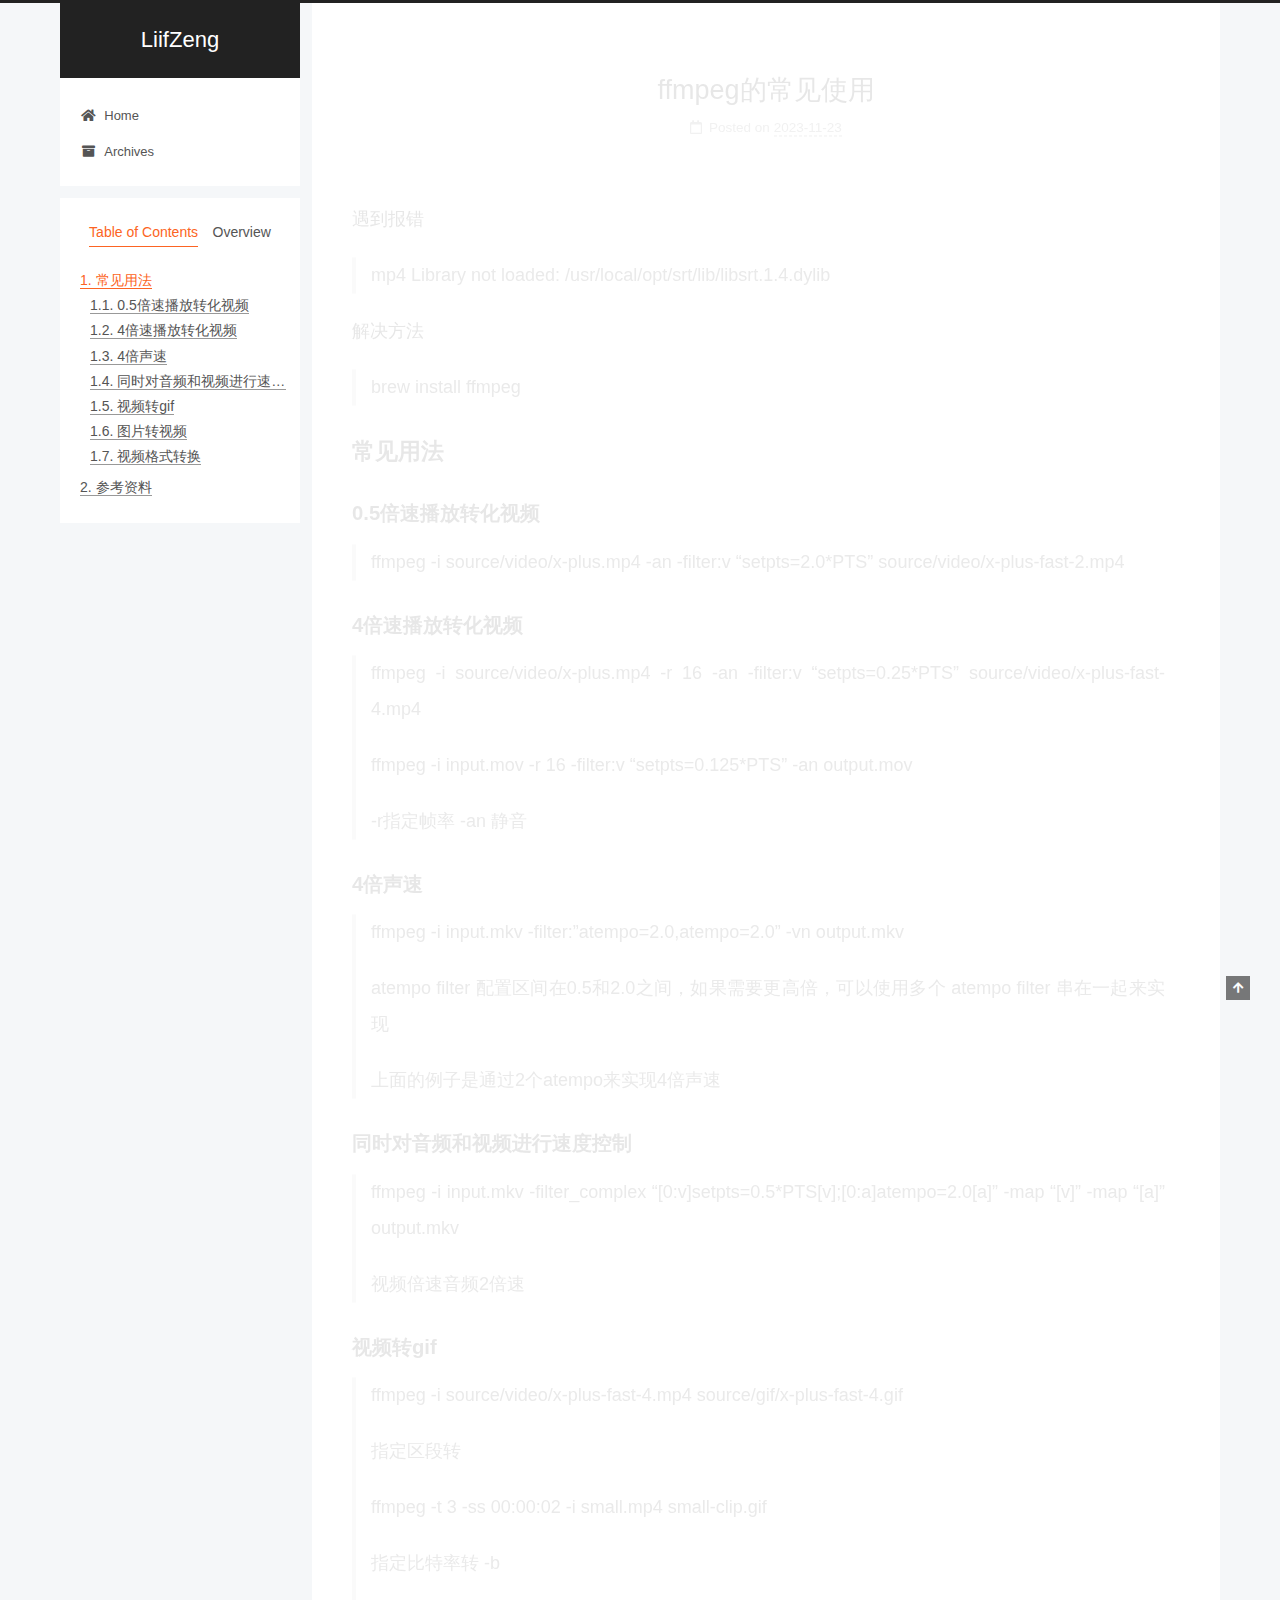
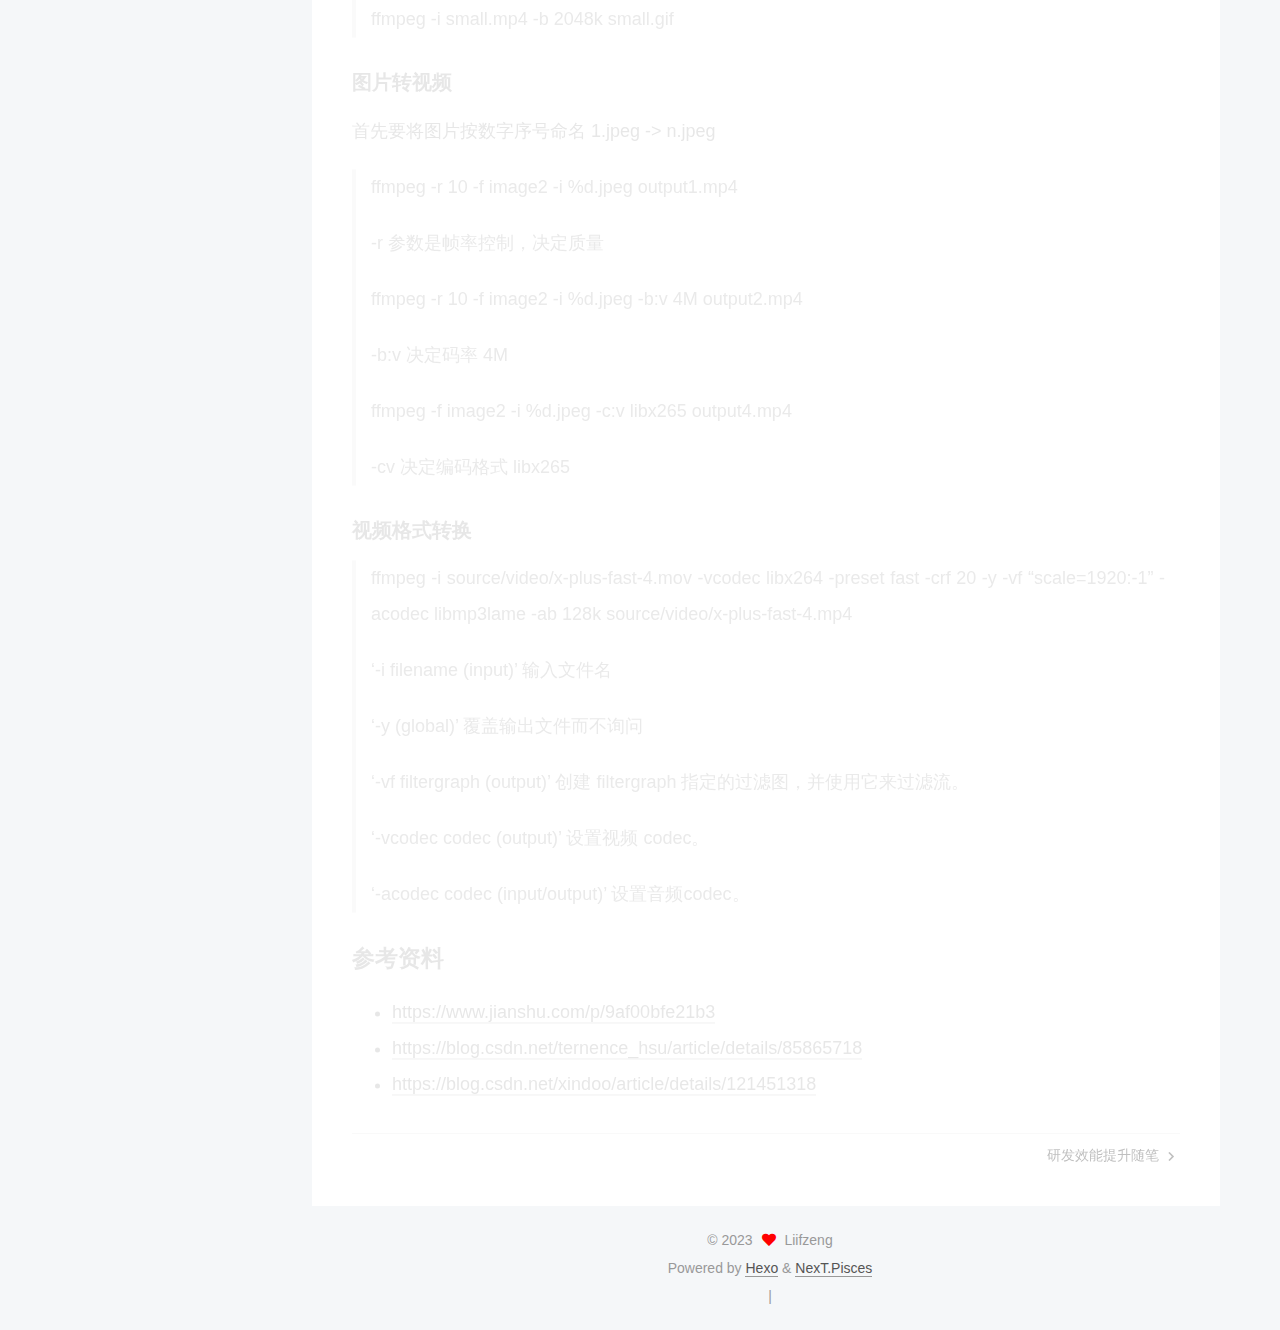
<file: 2023/11/23/ffmpeg-usage/index.html>
<!DOCTYPE html>
<html lang="en">
<head>
  <meta charset="UTF-8">
<meta name="viewport" content="width=device-width, initial-scale=1, maximum-scale=2">
<meta name="theme-color" content="#222">
<meta name="generator" content="Hexo 7.0.0">
  <link rel="apple-touch-icon" sizes="180x180" href="/images/apple-touch-icon-next.png">
  <link rel="icon" type="image/png" sizes="32x32" href="/images/favicon-32x32-next.png">
  <link rel="icon" type="image/png" sizes="16x16" href="/images/favicon-16x16-next.png">
  <link rel="mask-icon" href="/images/logo.svg" color="#222">

<link rel="stylesheet" href="/css/main.css">


<link rel="stylesheet" href="/lib/font-awesome/css/all.min.css">

<script id="hexo-configurations">
    var NexT = window.NexT || {};
    var CONFIG = {"hostname":"ktrothschild-liifzeng.github.io","root":"/","scheme":"Pisces","version":"7.8.0","exturl":false,"sidebar":{"position":"left","display":"post","padding":18,"offset":12,"onmobile":false},"copycode":{"enable":false,"show_result":false,"style":null},"back2top":{"enable":true,"sidebar":false,"scrollpercent":false},"bookmark":{"enable":false,"color":"#222","save":"auto"},"fancybox":false,"mediumzoom":false,"lazyload":false,"pangu":false,"comments":{"style":"tabs","active":null,"storage":true,"lazyload":false,"nav":null},"algolia":{"hits":{"per_page":10},"labels":{"input_placeholder":"Search for Posts","hits_empty":"We didn't find any results for the search: ${query}","hits_stats":"${hits} results found in ${time} ms"}},"localsearch":{"enable":false,"trigger":"auto","top_n_per_article":1,"unescape":false,"preload":false},"motion":{"enable":true,"async":false,"transition":{"post_block":"fadeIn","post_header":"slideDownIn","post_body":"slideDownIn","coll_header":"slideLeftIn","sidebar":"slideUpIn"}}};
  </script>

  <meta name="description" content="遇到报错  mp4 Library not loaded: &#x2F;usr&#x2F;local&#x2F;opt&#x2F;srt&#x2F;lib&#x2F;libsrt.1.4.dylib  解决方法  brew install ffmpeg  常见用法0.5倍速播放转化视频 ffmpeg -i source&#x2F;video&#x2F;x-plus.mp4 -an -filter:">
<meta property="og:type" content="article">
<meta property="og:title" content="ffmpeg的常见使用">
<meta property="og:url" content="https://ktrothschild-liifzeng.github.io/2023/11/23/ffmpeg-usage/index.html">
<meta property="og:site_name" content="LiifZeng">
<meta property="og:description" content="遇到报错  mp4 Library not loaded: &#x2F;usr&#x2F;local&#x2F;opt&#x2F;srt&#x2F;lib&#x2F;libsrt.1.4.dylib  解决方法  brew install ffmpeg  常见用法0.5倍速播放转化视频 ffmpeg -i source&#x2F;video&#x2F;x-plus.mp4 -an -filter:">
<meta property="og:locale" content="en_US">
<meta property="article:published_time" content="2023-11-23T03:41:34.000Z">
<meta property="article:modified_time" content="2023-11-23T12:48:28.642Z">
<meta property="article:author" content="Liifzeng">
<meta name="twitter:card" content="summary">

<link rel="canonical" href="https://ktrothschild-liifzeng.github.io/2023/11/23/ffmpeg-usage/">


<script id="page-configurations">
  // https://hexo.io/docs/variables.html
  CONFIG.page = {
    sidebar: "",
    isHome : false,
    isPost : true,
    lang   : 'en'
  };
</script>

  <title>ffmpeg的常见使用 | LiifZeng</title>
  






  <noscript>
  <style>
  .use-motion .brand,
  .use-motion .menu-item,
  .sidebar-inner,
  .use-motion .post-block,
  .use-motion .pagination,
  .use-motion .comments,
  .use-motion .post-header,
  .use-motion .post-body,
  .use-motion .collection-header { opacity: initial; }

  .use-motion .site-title,
  .use-motion .site-subtitle {
    opacity: initial;
    top: initial;
  }

  .use-motion .logo-line-before i { left: initial; }
  .use-motion .logo-line-after i { right: initial; }
  </style>
</noscript>

</head>

<body itemscope itemtype="http://schema.org/WebPage">
  <div class="container use-motion">
    <div class="headband"></div>

    <header class="header" itemscope itemtype="http://schema.org/WPHeader">
      <div class="header-inner"><div class="site-brand-container">
  <div class="site-nav-toggle">
    <div class="toggle" aria-label="Toggle navigation bar">
      <span class="toggle-line toggle-line-first"></span>
      <span class="toggle-line toggle-line-middle"></span>
      <span class="toggle-line toggle-line-last"></span>
    </div>
  </div>

  <div class="site-meta">

    <a href="/" class="brand" rel="start">
      <span class="logo-line-before"><i></i></span>
      <h1 class="site-title">LiifZeng</h1>
      <span class="logo-line-after"><i></i></span>
    </a>
  </div>

  <div class="site-nav-right">
    <div class="toggle popup-trigger">
    </div>
  </div>
</div>




<nav class="site-nav">
  <ul id="menu" class="main-menu menu">
        <li class="menu-item menu-item-home">

    <a href="/" rel="section"><i class="fa fa-home fa-fw"></i>Home</a>

  </li>
        <li class="menu-item menu-item-archives">

    <a href="/archives/" rel="section"><i class="fa fa-archive fa-fw"></i>Archives</a>

  </li>
  </ul>
</nav>




</div>
    </header>

    
  <div class="back-to-top">
    <i class="fa fa-arrow-up"></i>
    <span>0%</span>
  </div>


    <main class="main">
      <div class="main-inner">
        <div class="content-wrap">
          

          <div class="content post posts-expand">
            

    
  
  
  <article itemscope itemtype="http://schema.org/Article" class="post-block" lang="en">
    <link itemprop="mainEntityOfPage" href="https://ktrothschild-liifzeng.github.io/2023/11/23/ffmpeg-usage/">

    <span hidden itemprop="author" itemscope itemtype="http://schema.org/Person">
      <meta itemprop="image" content="/images/avatar.gif">
      <meta itemprop="name" content="Liifzeng">
      <meta itemprop="description" content="">
    </span>

    <span hidden itemprop="publisher" itemscope itemtype="http://schema.org/Organization">
      <meta itemprop="name" content="LiifZeng">
    </span>
      <header class="post-header">
        <h1 class="post-title" itemprop="name headline">
          ffmpeg的常见使用
        </h1>

        <div class="post-meta">
            <span class="post-meta-item">
              <span class="post-meta-item-icon">
                <i class="far fa-calendar"></i>
              </span>
              <span class="post-meta-item-text">Posted on</span>
              

              <time title="Created: 2023-11-23 11:41:34 / Modified: 20:48:28" itemprop="dateCreated datePublished" datetime="2023-11-23T11:41:34+08:00">2023-11-23</time>
            </span>

          
            <span class="post-meta-item" title="Views" id="busuanzi_container_page_pv" style="display: none;">
              <span class="post-meta-item-icon">
                <i class="fa fa-eye"></i>
              </span>
              <span class="post-meta-item-text">Views: </span>
              <span id="busuanzi_value_page_pv"></span>
            </span>

        </div>
      </header>

    
    
    
    <div class="post-body" itemprop="articleBody">

      
        <p>遇到报错</p>
<blockquote>
<p>mp4 Library not loaded: &#x2F;usr&#x2F;local&#x2F;opt&#x2F;srt&#x2F;lib&#x2F;libsrt.1.4.dylib</p>
</blockquote>
<p>解决方法</p>
<blockquote>
<p>brew install ffmpeg</p>
</blockquote>
<h3 id="常见用法"><a href="#常见用法" class="headerlink" title="常见用法"></a>常见用法</h3><h4 id="0-5倍速播放转化视频"><a href="#0-5倍速播放转化视频" class="headerlink" title="0.5倍速播放转化视频"></a>0.5倍速播放转化视频</h4><blockquote>
<p>ffmpeg -i source&#x2F;video&#x2F;x-plus.mp4 -an -filter:v “setpts&#x3D;2.0*PTS” source&#x2F;video&#x2F;x-plus-fast-2.mp4</p>
</blockquote>
<h4 id="4倍速播放转化视频"><a href="#4倍速播放转化视频" class="headerlink" title="4倍速播放转化视频"></a>4倍速播放转化视频</h4><blockquote>
<p>ffmpeg -i source&#x2F;video&#x2F;x-plus.mp4 -r 16 -an -filter:v “setpts&#x3D;0.25*PTS” source&#x2F;video&#x2F;x-plus-fast-4.mp4</p>
<p>ffmpeg -i input.mov -r 16 -filter:v “setpts&#x3D;0.125*PTS” -an output.mov</p>
<p>-r指定帧率 -an 静音</p>
</blockquote>
<h4 id="4倍声速"><a href="#4倍声速" class="headerlink" title="4倍声速"></a>4倍声速</h4><blockquote>
<p>ffmpeg -i input.mkv -filter:”atempo&#x3D;2.0,atempo&#x3D;2.0” -vn output.mkv </p>
<p>atempo filter 配置区间在0.5和2.0之间，如果需要更高倍，可以使用多个 atempo filter 串在一起来实现</p>
<p>上面的例子是通过2个atempo来实现4倍声速</p>
</blockquote>
<h4 id="同时对音频和视频进行速度控制"><a href="#同时对音频和视频进行速度控制" class="headerlink" title="同时对音频和视频进行速度控制"></a>同时对音频和视频进行速度控制</h4><blockquote>
<p>ffmpeg -i input.mkv -filter_complex “[0:v]setpts&#x3D;0.5*PTS[v];[0:a]atempo&#x3D;2.0[a]” -map “[v]” -map “[a]” output.mkv</p>
<p>视频倍速音频2倍速</p>
</blockquote>
<h4 id="视频转gif"><a href="#视频转gif" class="headerlink" title="视频转gif"></a>视频转gif</h4><blockquote>
<p>ffmpeg -i source&#x2F;video&#x2F;x-plus-fast-4.mp4 source&#x2F;gif&#x2F;x-plus-fast-4.gif</p>
<p>指定区段转</p>
<p>ffmpeg -t 3 -ss 00:00:02 -i small.mp4 small-clip.gif </p>
<p>指定比特率转 -b</p>
<p>ffmpeg -i small.mp4 -b 2048k small.gif</p>
</blockquote>
<h4 id="图片转视频"><a href="#图片转视频" class="headerlink" title="图片转视频"></a>图片转视频</h4><p>首先要将图片按数字序号命名 1.jpeg -&gt; n.jpeg</p>
<blockquote>
<p>ffmpeg -r 10 -f image2 -i %d.jpeg output1.mp4</p>
<p>-r 参数是帧率控制，决定质量</p>
<p>ffmpeg -r 10 -f image2 -i %d.jpeg -b:v 4M output2.mp4</p>
<p> -b:v 决定码率 4M</p>
<p>ffmpeg -f image2 -i %d.jpeg -c:v libx265 output4.mp4</p>
<p> -cv 决定编码格式 libx265</p>
</blockquote>
<h4 id="视频格式转换"><a href="#视频格式转换" class="headerlink" title="视频格式转换"></a>视频格式转换</h4><blockquote>
<p>ffmpeg -i source&#x2F;video&#x2F;x-plus-fast-4.mov -vcodec libx264 -preset fast -crf 20 -y -vf “scale&#x3D;1920:-1” -acodec libmp3lame -ab 128k source&#x2F;video&#x2F;x-plus-fast-4.mp4</p>
<p>‘-i filename (input)’  输入文件名</p>
<p>‘-y (global)’  覆盖输出文件而不询问</p>
<p>‘-vf filtergraph (output)’ 创建 filtergraph 指定的过滤图，并使用它来过滤流。</p>
<p>‘-vcodec codec (output)’ 设置视频 codec。</p>
<p>‘-acodec codec (input&#x2F;output)’ 设置音频codec。</p>
</blockquote>
<h3 id="参考资料"><a href="#参考资料" class="headerlink" title="参考资料"></a>参考资料</h3><ul>
<li><a target="_blank" rel="noopener" href="https://www.jianshu.com/p/9af00bfe21b3">https://www.jianshu.com/p/9af00bfe21b3</a></li>
<li><a target="_blank" rel="noopener" href="https://blog.csdn.net/ternence_hsu/article/details/85865718">https://blog.csdn.net/ternence_hsu/article/details/85865718</a></li>
<li><a target="_blank" rel="noopener" href="https://blog.csdn.net/xindoo/article/details/121451318">https://blog.csdn.net/xindoo/article/details/121451318</a></li>
</ul>

    </div>

    
    
    

      <footer class="post-footer">

        


        
    <div class="post-nav">
      <div class="post-nav-item"></div>
      <div class="post-nav-item">
    <a href="/2023/11/23/how-to-devops/" rel="next" title="研发效能提升随笔">
      研发效能提升随笔 <i class="fa fa-chevron-right"></i>
    </a></div>
    </div>
      </footer>
    
  </article>
  
  
  



          </div>
          

<script>
  window.addEventListener('tabs:register', () => {
    let { activeClass } = CONFIG.comments;
    if (CONFIG.comments.storage) {
      activeClass = localStorage.getItem('comments_active') || activeClass;
    }
    if (activeClass) {
      let activeTab = document.querySelector(`a[href="#comment-${activeClass}"]`);
      if (activeTab) {
        activeTab.click();
      }
    }
  });
  if (CONFIG.comments.storage) {
    window.addEventListener('tabs:click', event => {
      if (!event.target.matches('.tabs-comment .tab-content .tab-pane')) return;
      let commentClass = event.target.classList[1];
      localStorage.setItem('comments_active', commentClass);
    });
  }
</script>

        </div>
          
  
  <div class="toggle sidebar-toggle">
    <span class="toggle-line toggle-line-first"></span>
    <span class="toggle-line toggle-line-middle"></span>
    <span class="toggle-line toggle-line-last"></span>
  </div>

  <aside class="sidebar">
    <div class="sidebar-inner">

      <ul class="sidebar-nav motion-element">
        <li class="sidebar-nav-toc">
          Table of Contents
        </li>
        <li class="sidebar-nav-overview">
          Overview
        </li>
      </ul>

      <!--noindex-->
      <div class="post-toc-wrap sidebar-panel">
          <div class="post-toc motion-element"><ol class="nav"><li class="nav-item nav-level-3"><a class="nav-link" href="#%E5%B8%B8%E8%A7%81%E7%94%A8%E6%B3%95"><span class="nav-number">1.</span> <span class="nav-text">常见用法</span></a><ol class="nav-child"><li class="nav-item nav-level-4"><a class="nav-link" href="#0-5%E5%80%8D%E9%80%9F%E6%92%AD%E6%94%BE%E8%BD%AC%E5%8C%96%E8%A7%86%E9%A2%91"><span class="nav-number">1.1.</span> <span class="nav-text">0.5倍速播放转化视频</span></a></li><li class="nav-item nav-level-4"><a class="nav-link" href="#4%E5%80%8D%E9%80%9F%E6%92%AD%E6%94%BE%E8%BD%AC%E5%8C%96%E8%A7%86%E9%A2%91"><span class="nav-number">1.2.</span> <span class="nav-text">4倍速播放转化视频</span></a></li><li class="nav-item nav-level-4"><a class="nav-link" href="#4%E5%80%8D%E5%A3%B0%E9%80%9F"><span class="nav-number">1.3.</span> <span class="nav-text">4倍声速</span></a></li><li class="nav-item nav-level-4"><a class="nav-link" href="#%E5%90%8C%E6%97%B6%E5%AF%B9%E9%9F%B3%E9%A2%91%E5%92%8C%E8%A7%86%E9%A2%91%E8%BF%9B%E8%A1%8C%E9%80%9F%E5%BA%A6%E6%8E%A7%E5%88%B6"><span class="nav-number">1.4.</span> <span class="nav-text">同时对音频和视频进行速度控制</span></a></li><li class="nav-item nav-level-4"><a class="nav-link" href="#%E8%A7%86%E9%A2%91%E8%BD%ACgif"><span class="nav-number">1.5.</span> <span class="nav-text">视频转gif</span></a></li><li class="nav-item nav-level-4"><a class="nav-link" href="#%E5%9B%BE%E7%89%87%E8%BD%AC%E8%A7%86%E9%A2%91"><span class="nav-number">1.6.</span> <span class="nav-text">图片转视频</span></a></li><li class="nav-item nav-level-4"><a class="nav-link" href="#%E8%A7%86%E9%A2%91%E6%A0%BC%E5%BC%8F%E8%BD%AC%E6%8D%A2"><span class="nav-number">1.7.</span> <span class="nav-text">视频格式转换</span></a></li></ol></li><li class="nav-item nav-level-3"><a class="nav-link" href="#%E5%8F%82%E8%80%83%E8%B5%84%E6%96%99"><span class="nav-number">2.</span> <span class="nav-text">参考资料</span></a></li></ol></div>
      </div>
      <!--/noindex-->

      <div class="site-overview-wrap sidebar-panel">
        <div class="site-author motion-element" itemprop="author" itemscope itemtype="http://schema.org/Person">
  <p class="site-author-name" itemprop="name">Liifzeng</p>
  <div class="site-description" itemprop="description"></div>
</div>
<div class="site-state-wrap motion-element">
  <nav class="site-state">
      <div class="site-state-item site-state-posts">
          <a href="/archives/">
        
          <span class="site-state-item-count">5</span>
          <span class="site-state-item-name">posts</span>
        </a>
      </div>
      <div class="site-state-item site-state-tags">
        <span class="site-state-item-count">8</span>
        <span class="site-state-item-name">tags</span>
      </div>
  </nav>
</div>



      </div>

    </div>
  </aside>
  <div id="sidebar-dimmer"></div>


      </div>
    </main>

    <footer class="footer">
      <div class="footer-inner">
        

        

<div class="copyright">
  
  &copy; 
  <span itemprop="copyrightYear">2023</span>
  <span class="with-love">
    <i class="fa fa-heart"></i>
  </span>
  <span class="author" itemprop="copyrightHolder">Liifzeng</span>
</div>
  <div class="powered-by">Powered by <a href="https://hexo.io/" class="theme-link" rel="noopener" target="_blank">Hexo</a> & <a href="https://pisces.theme-next.org/" class="theme-link" rel="noopener" target="_blank">NexT.Pisces</a>
  </div>

        
<div class="busuanzi-count">
  <script async src="https://busuanzi.ibruce.info/busuanzi/2.3/busuanzi.pure.mini.js"></script>
    <span class="post-meta-item" id="busuanzi_container_site_uv" style="display: none;">
      <span class="post-meta-item-icon">
        <i class="fa fa-user"></i>
      </span>
      <span class="site-uv" title="Total Visitors">
        <span id="busuanzi_value_site_uv"></span>
      </span>
    </span>
    <span class="post-meta-divider">|</span>
    <span class="post-meta-item" id="busuanzi_container_site_pv" style="display: none;">
      <span class="post-meta-item-icon">
        <i class="fa fa-eye"></i>
      </span>
      <span class="site-pv" title="Total Views">
        <span id="busuanzi_value_site_pv"></span>
      </span>
    </span>
</div>








      </div>
    </footer>
  </div>

  
  <script src="/lib/anime.min.js"></script>
  <script src="/lib/velocity/velocity.min.js"></script>
  <script src="/lib/velocity/velocity.ui.min.js"></script>

<script src="/js/utils.js"></script>

<script src="/js/motion.js"></script>


<script src="/js/schemes/pisces.js"></script>


<script src="/js/next-boot.js"></script>




  















  

  

</body>
</html>
</file>
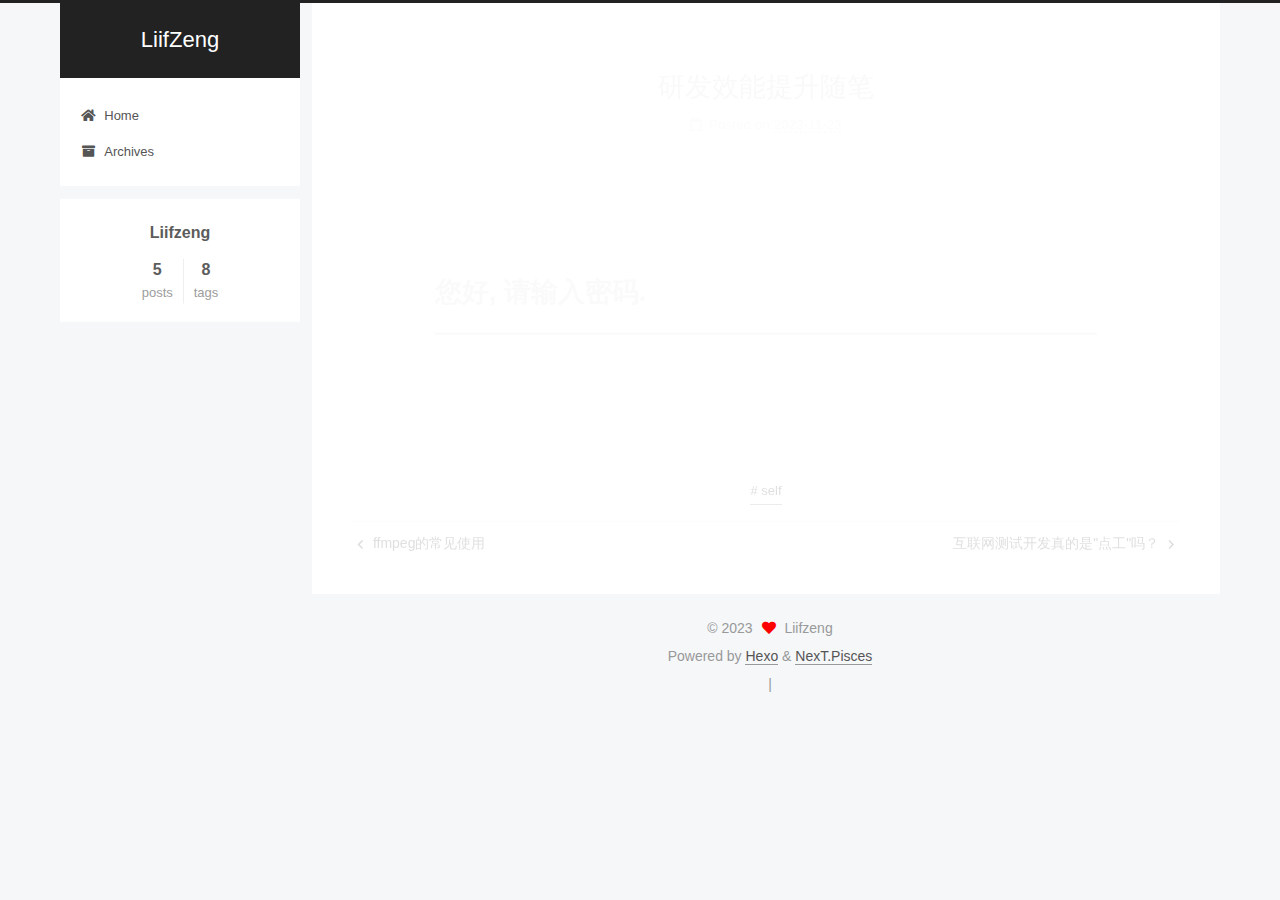
<file: 2023/11/23/how-to-devops/index.html>
<!DOCTYPE html>
<html lang="en">
<head>
  <meta charset="UTF-8">
<meta name="viewport" content="width=device-width, initial-scale=1, maximum-scale=2">
<meta name="theme-color" content="#222">
<meta name="generator" content="Hexo 7.0.0">
  <link rel="apple-touch-icon" sizes="180x180" href="/images/apple-touch-icon-next.png">
  <link rel="icon" type="image/png" sizes="32x32" href="/images/favicon-32x32-next.png">
  <link rel="icon" type="image/png" sizes="16x16" href="/images/favicon-16x16-next.png">
  <link rel="mask-icon" href="/images/logo.svg" color="#222">

<link rel="stylesheet" href="/css/main.css">


<link rel="stylesheet" href="/lib/font-awesome/css/all.min.css">

<script id="hexo-configurations">
    var NexT = window.NexT || {};
    var CONFIG = {"hostname":"ktrothschild-liifzeng.github.io","root":"/","scheme":"Pisces","version":"7.8.0","exturl":false,"sidebar":{"position":"left","display":"post","padding":18,"offset":12,"onmobile":false},"copycode":{"enable":false,"show_result":false,"style":null},"back2top":{"enable":true,"sidebar":false,"scrollpercent":false},"bookmark":{"enable":false,"color":"#222","save":"auto"},"fancybox":false,"mediumzoom":false,"lazyload":false,"pangu":false,"comments":{"style":"tabs","active":null,"storage":true,"lazyload":false,"nav":null},"algolia":{"hits":{"per_page":10},"labels":{"input_placeholder":"Search for Posts","hits_empty":"We didn't find any results for the search: ${query}","hits_stats":"${hits} results found in ${time} ms"}},"localsearch":{"enable":false,"trigger":"auto","top_n_per_article":1,"unescape":false,"preload":false},"motion":{"enable":true,"async":false,"transition":{"post_block":"fadeIn","post_header":"slideDownIn","post_body":"slideDownIn","coll_header":"slideLeftIn","sidebar":"slideUpIn"}}};
  </script>

  <meta name="description" content="这是一篇私密文档，需要输入密码查看哦。">
<meta property="og:type" content="article">
<meta property="og:title" content="研发效能提升随笔">
<meta property="og:url" content="https://ktrothschild-liifzeng.github.io/2023/11/23/how-to-devops/index.html">
<meta property="og:site_name" content="LiifZeng">
<meta property="og:description" content="这是一篇私密文档，需要输入密码查看哦。">
<meta property="og:locale" content="en_US">
<meta property="article:published_time" content="2023-11-23T11:39:35.000Z">
<meta property="article:modified_time" content="2023-11-23T12:43:32.593Z">
<meta property="article:author" content="Liifzeng">
<meta property="article:tag" content="self">
<meta name="twitter:card" content="summary">

<link rel="canonical" href="https://ktrothschild-liifzeng.github.io/2023/11/23/how-to-devops/">


<script id="page-configurations">
  // https://hexo.io/docs/variables.html
  CONFIG.page = {
    sidebar: "",
    isHome : false,
    isPost : true,
    lang   : 'en'
  };
</script>

  <title>研发效能提升随笔 | LiifZeng</title>
  






  <noscript>
  <style>
  .use-motion .brand,
  .use-motion .menu-item,
  .sidebar-inner,
  .use-motion .post-block,
  .use-motion .pagination,
  .use-motion .comments,
  .use-motion .post-header,
  .use-motion .post-body,
  .use-motion .collection-header { opacity: initial; }

  .use-motion .site-title,
  .use-motion .site-subtitle {
    opacity: initial;
    top: initial;
  }

  .use-motion .logo-line-before i { left: initial; }
  .use-motion .logo-line-after i { right: initial; }
  </style>
</noscript>

</head>

<body itemscope itemtype="http://schema.org/WebPage">
  <div class="container use-motion">
    <div class="headband"></div>

    <header class="header" itemscope itemtype="http://schema.org/WPHeader">
      <div class="header-inner"><div class="site-brand-container">
  <div class="site-nav-toggle">
    <div class="toggle" aria-label="Toggle navigation bar">
      <span class="toggle-line toggle-line-first"></span>
      <span class="toggle-line toggle-line-middle"></span>
      <span class="toggle-line toggle-line-last"></span>
    </div>
  </div>

  <div class="site-meta">

    <a href="/" class="brand" rel="start">
      <span class="logo-line-before"><i></i></span>
      <h1 class="site-title">LiifZeng</h1>
      <span class="logo-line-after"><i></i></span>
    </a>
  </div>

  <div class="site-nav-right">
    <div class="toggle popup-trigger">
    </div>
  </div>
</div>




<nav class="site-nav">
  <ul id="menu" class="main-menu menu">
        <li class="menu-item menu-item-home">

    <a href="/" rel="section"><i class="fa fa-home fa-fw"></i>Home</a>

  </li>
        <li class="menu-item menu-item-archives">

    <a href="/archives/" rel="section"><i class="fa fa-archive fa-fw"></i>Archives</a>

  </li>
  </ul>
</nav>




</div>
    </header>

    
  <div class="back-to-top">
    <i class="fa fa-arrow-up"></i>
    <span>0%</span>
  </div>


    <main class="main">
      <div class="main-inner">
        <div class="content-wrap">
          

          <div class="content post posts-expand">
            

    
  
  
  <article itemscope itemtype="http://schema.org/Article" class="post-block" lang="en">
    <link itemprop="mainEntityOfPage" href="https://ktrothschild-liifzeng.github.io/2023/11/23/how-to-devops/">

    <span hidden itemprop="author" itemscope itemtype="http://schema.org/Person">
      <meta itemprop="image" content="/images/avatar.gif">
      <meta itemprop="name" content="Liifzeng">
      <meta itemprop="description" content="">
    </span>

    <span hidden itemprop="publisher" itemscope itemtype="http://schema.org/Organization">
      <meta itemprop="name" content="LiifZeng">
    </span>
      <header class="post-header">
        <h1 class="post-title" itemprop="name headline">
          研发效能提升随笔
        </h1>

        <div class="post-meta">
            <span class="post-meta-item">
              <span class="post-meta-item-icon">
                <i class="far fa-calendar"></i>
              </span>
              <span class="post-meta-item-text">Posted on</span>
              

              <time title="Created: 2023-11-23 19:39:35 / Modified: 20:43:32" itemprop="dateCreated datePublished" datetime="2023-11-23T19:39:35+08:00">2023-11-23</time>
            </span>

          
            <span class="post-meta-item" title="Views" id="busuanzi_container_page_pv" style="display: none;">
              <span class="post-meta-item-icon">
                <i class="fa fa-eye"></i>
              </span>
              <span class="post-meta-item-text">Views: </span>
              <span id="busuanzi_value_page_pv"></span>
            </span>

        </div>
      </header>

    
    
    
    <div class="post-body" itemprop="articleBody">

      
        <div class="hbe hbe-container" id="hexo-blog-encrypt" data-wpm="抱歉, 这个密码看着不太对, 请再试试." data-whm="抱歉, 这个文章不能被校验, 不过您还是能看看解密后的内容.">
  <script id="hbeData" type="hbeData" data-hmacdigest="1b5f2b04ff542752d1959d9143cb85dd90c5cc3e58b533dc30f027bd2996a021">[base64]</script>
  <div class="hbe hbe-content">
    <div class="hbe hbe-input hbe-input-default">
      <input class="hbe hbe-input-field hbe-input-field-default" type="password" id="hbePass">
      <label class="hbe hbe-input-label hbe-input-label-default" for="hbePass">
        <span class="hbe hbe-input-label-content hbe-input-label-content-default">您好, 请输入密码.</span>
      </label>
    </div>
  </div>
</div>
<script data-pjax src="/lib/hbe.js"></script><link href="/css/hbe.style.css" rel="stylesheet" type="text/css">
    </div>

    
    
    

      <footer class="post-footer">
          <div class="post-tags">
              <a href="/tags/self/" rel="tag"># self</a>
          </div>

        


        
    <div class="post-nav">
      <div class="post-nav-item">
    <a href="/2023/11/23/ffmpeg-usage/" rel="prev" title="ffmpeg的常见使用">
      <i class="fa fa-chevron-left"></i> ffmpeg的常见使用
    </a></div>
      <div class="post-nav-item">
    <a href="/2023/11/24/ture-test/" rel="next" title="互联网测试开发真的是"点工"吗？">
      互联网测试开发真的是"点工"吗？ <i class="fa fa-chevron-right"></i>
    </a></div>
    </div>
      </footer>
    
  </article>
  
  
  



          </div>
          

<script>
  window.addEventListener('tabs:register', () => {
    let { activeClass } = CONFIG.comments;
    if (CONFIG.comments.storage) {
      activeClass = localStorage.getItem('comments_active') || activeClass;
    }
    if (activeClass) {
      let activeTab = document.querySelector(`a[href="#comment-${activeClass}"]`);
      if (activeTab) {
        activeTab.click();
      }
    }
  });
  if (CONFIG.comments.storage) {
    window.addEventListener('tabs:click', event => {
      if (!event.target.matches('.tabs-comment .tab-content .tab-pane')) return;
      let commentClass = event.target.classList[1];
      localStorage.setItem('comments_active', commentClass);
    });
  }
</script>

        </div>
          
  
  <div class="toggle sidebar-toggle">
    <span class="toggle-line toggle-line-first"></span>
    <span class="toggle-line toggle-line-middle"></span>
    <span class="toggle-line toggle-line-last"></span>
  </div>

  <aside class="sidebar">
    <div class="sidebar-inner">

      <ul class="sidebar-nav motion-element">
        <li class="sidebar-nav-toc">
          Table of Contents
        </li>
        <li class="sidebar-nav-overview">
          Overview
        </li>
      </ul>

      <!--noindex-->
      <div class="post-toc-wrap sidebar-panel">
      </div>
      <!--/noindex-->

      <div class="site-overview-wrap sidebar-panel">
        <div class="site-author motion-element" itemprop="author" itemscope itemtype="http://schema.org/Person">
  <p class="site-author-name" itemprop="name">Liifzeng</p>
  <div class="site-description" itemprop="description"></div>
</div>
<div class="site-state-wrap motion-element">
  <nav class="site-state">
      <div class="site-state-item site-state-posts">
          <a href="/archives/">
        
          <span class="site-state-item-count">5</span>
          <span class="site-state-item-name">posts</span>
        </a>
      </div>
      <div class="site-state-item site-state-tags">
        <span class="site-state-item-count">8</span>
        <span class="site-state-item-name">tags</span>
      </div>
  </nav>
</div>



      </div>

    </div>
  </aside>
  <div id="sidebar-dimmer"></div>


      </div>
    </main>

    <footer class="footer">
      <div class="footer-inner">
        

        

<div class="copyright">
  
  &copy; 
  <span itemprop="copyrightYear">2023</span>
  <span class="with-love">
    <i class="fa fa-heart"></i>
  </span>
  <span class="author" itemprop="copyrightHolder">Liifzeng</span>
</div>
  <div class="powered-by">Powered by <a href="https://hexo.io/" class="theme-link" rel="noopener" target="_blank">Hexo</a> & <a href="https://pisces.theme-next.org/" class="theme-link" rel="noopener" target="_blank">NexT.Pisces</a>
  </div>

        
<div class="busuanzi-count">
  <script async src="https://busuanzi.ibruce.info/busuanzi/2.3/busuanzi.pure.mini.js"></script>
    <span class="post-meta-item" id="busuanzi_container_site_uv" style="display: none;">
      <span class="post-meta-item-icon">
        <i class="fa fa-user"></i>
      </span>
      <span class="site-uv" title="Total Visitors">
        <span id="busuanzi_value_site_uv"></span>
      </span>
    </span>
    <span class="post-meta-divider">|</span>
    <span class="post-meta-item" id="busuanzi_container_site_pv" style="display: none;">
      <span class="post-meta-item-icon">
        <i class="fa fa-eye"></i>
      </span>
      <span class="site-pv" title="Total Views">
        <span id="busuanzi_value_site_pv"></span>
      </span>
    </span>
</div>








      </div>
    </footer>
  </div>

  
  <script src="/lib/anime.min.js"></script>
  <script src="/lib/velocity/velocity.min.js"></script>
  <script src="/lib/velocity/velocity.ui.min.js"></script>

<script src="/js/utils.js"></script>

<script src="/js/motion.js"></script>


<script src="/js/schemes/pisces.js"></script>


<script src="/js/next-boot.js"></script>




  















  

  

</body>
</html>
</file>
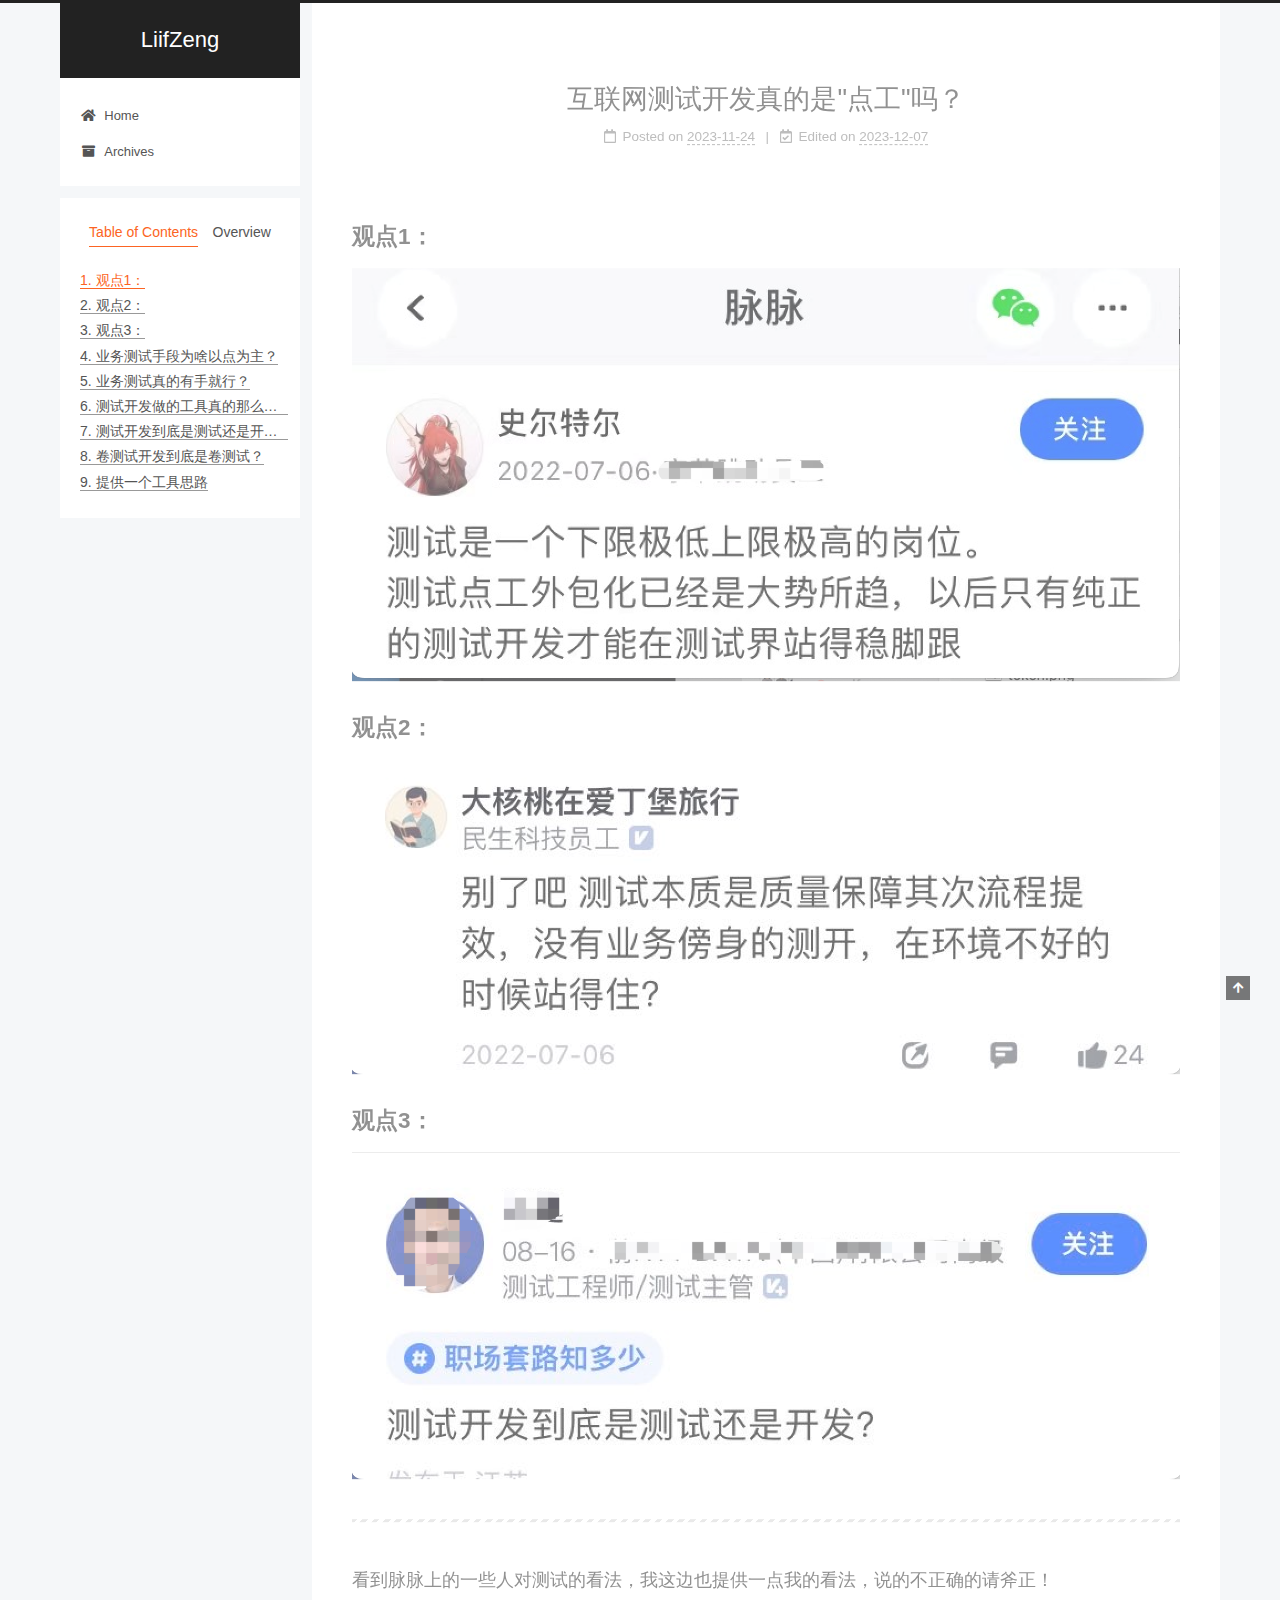
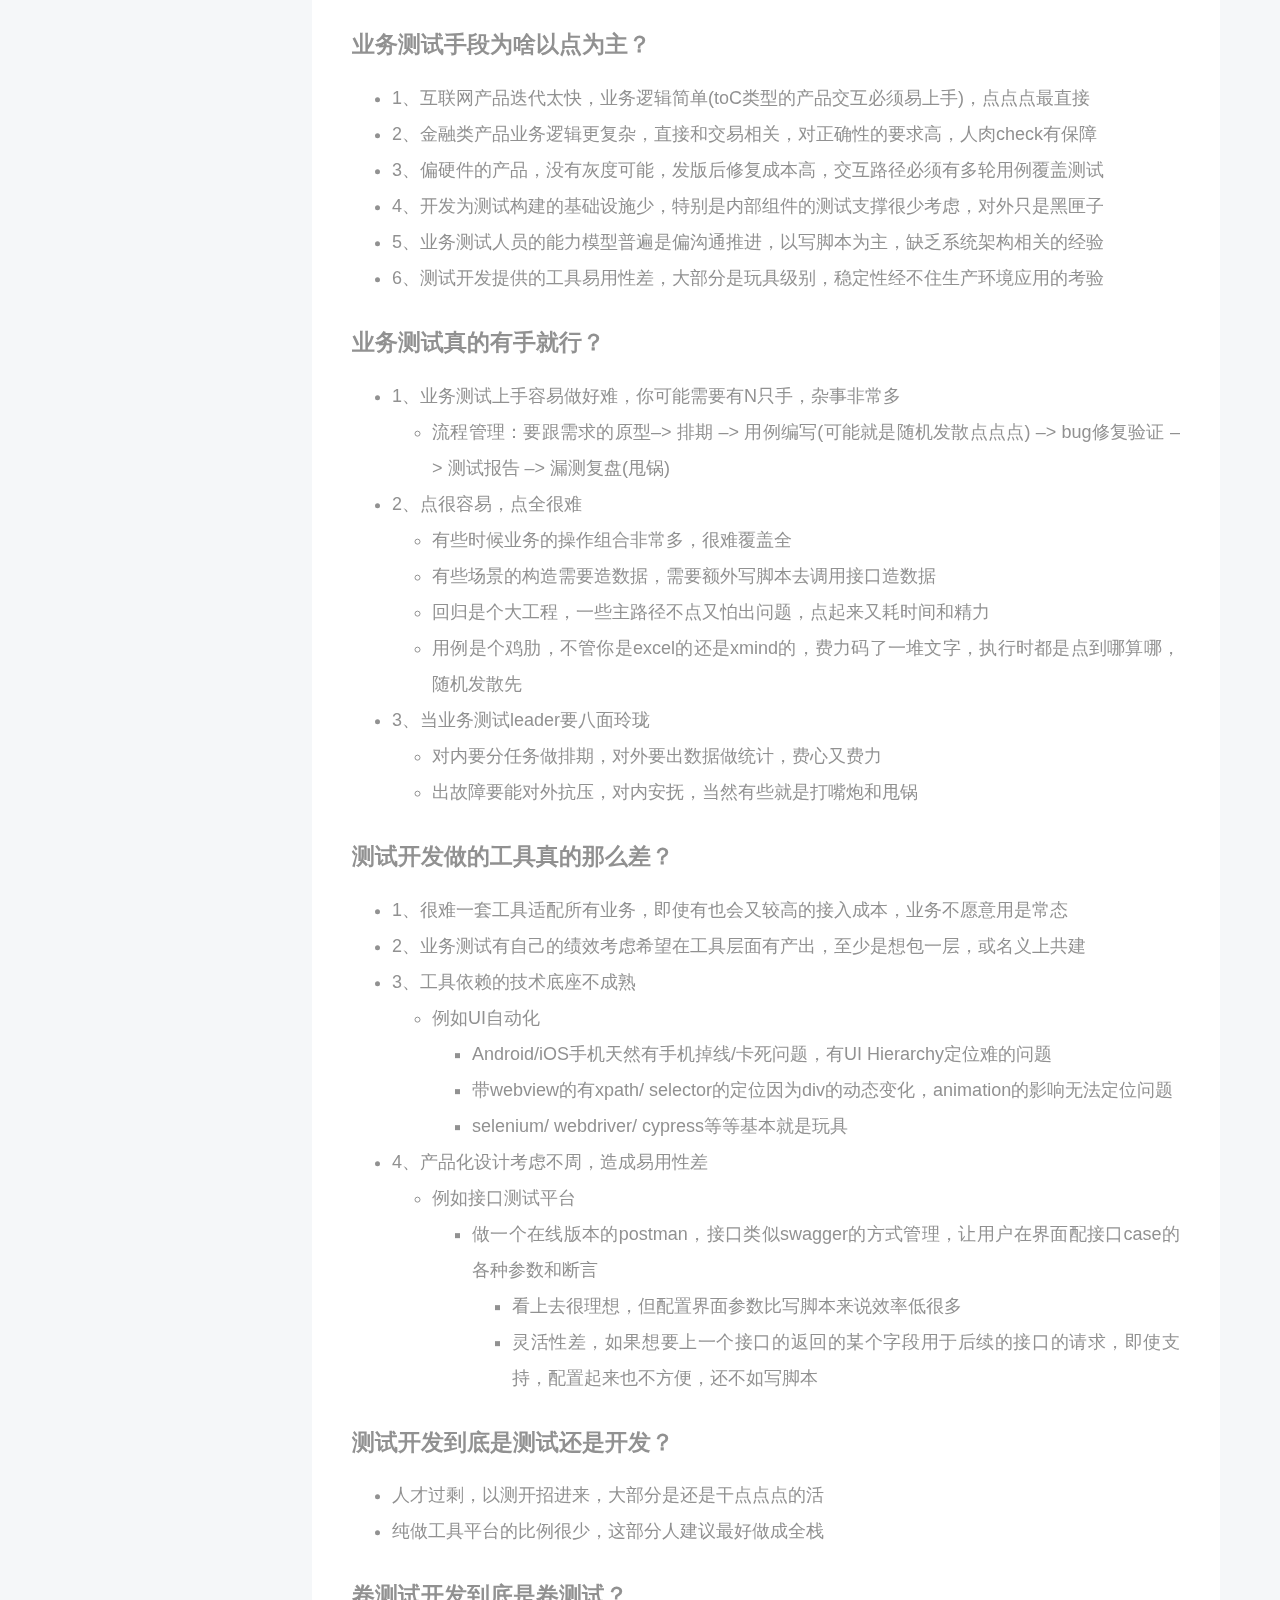
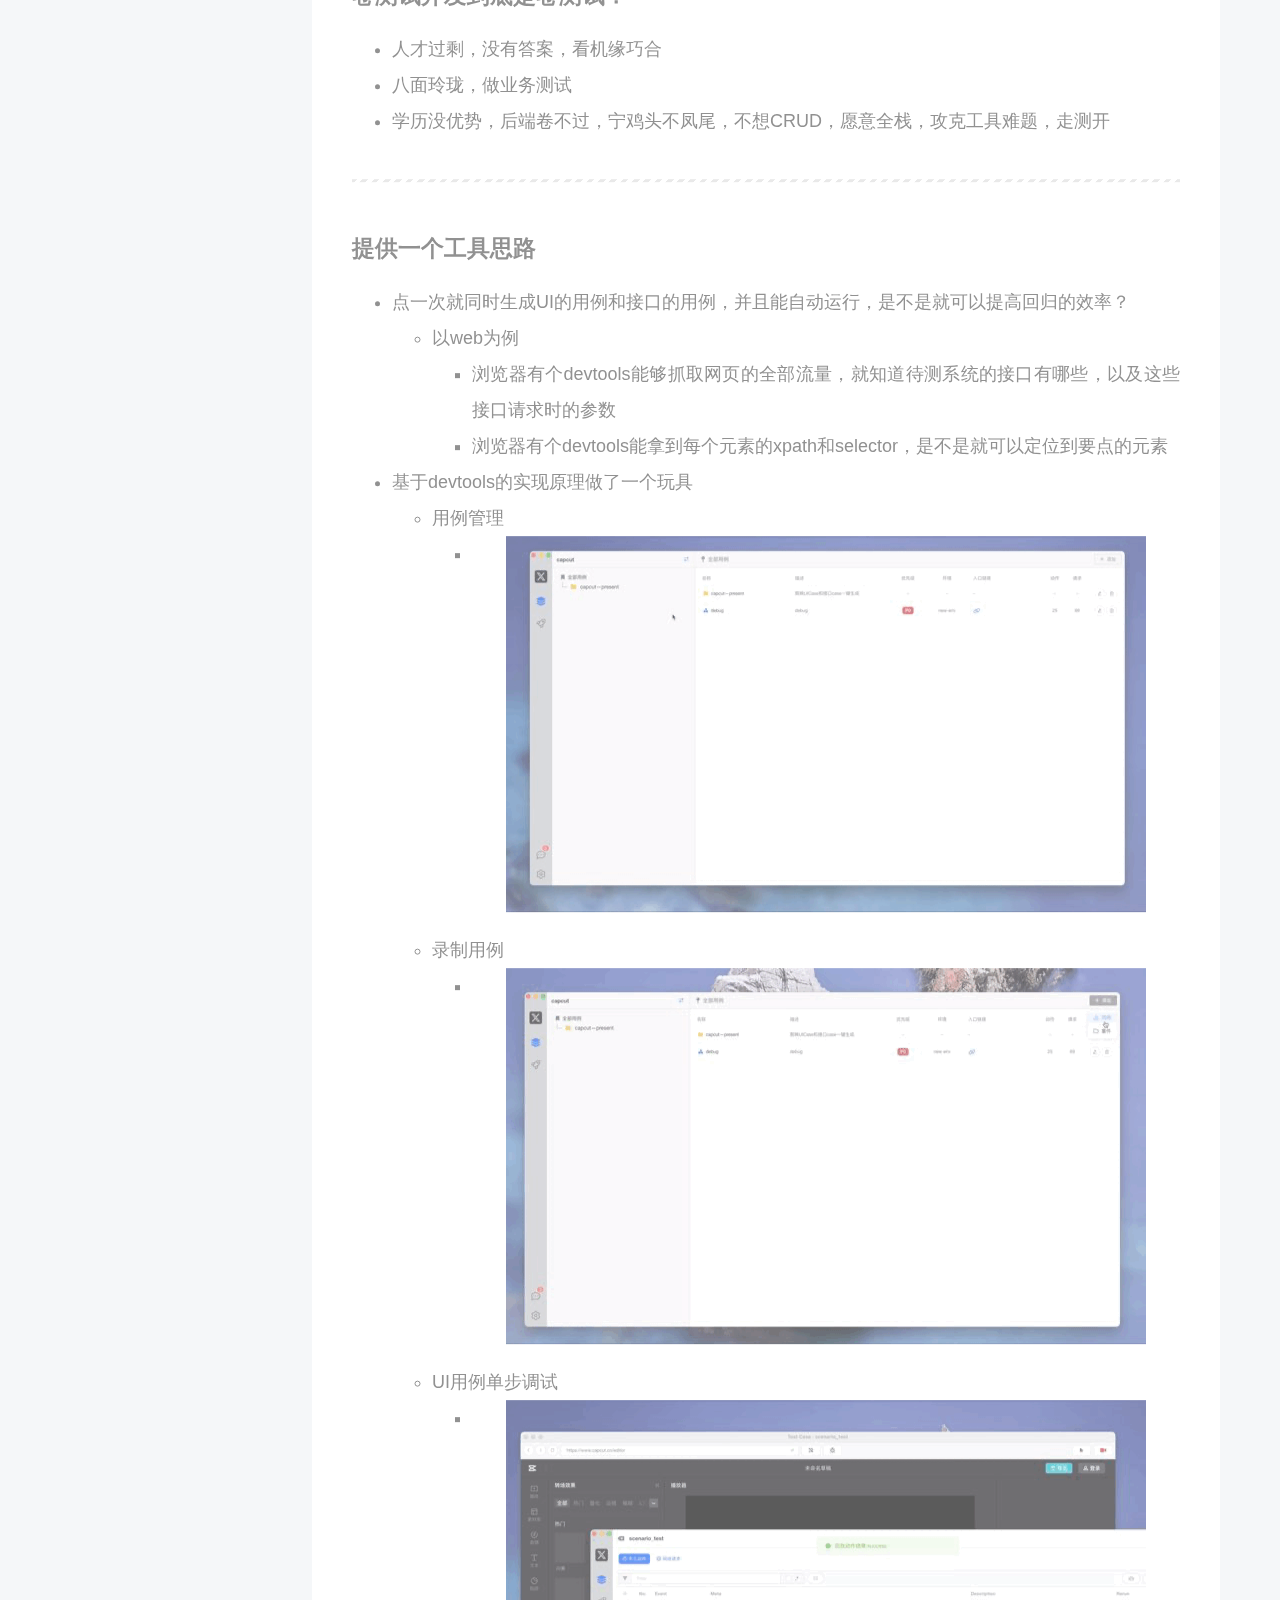
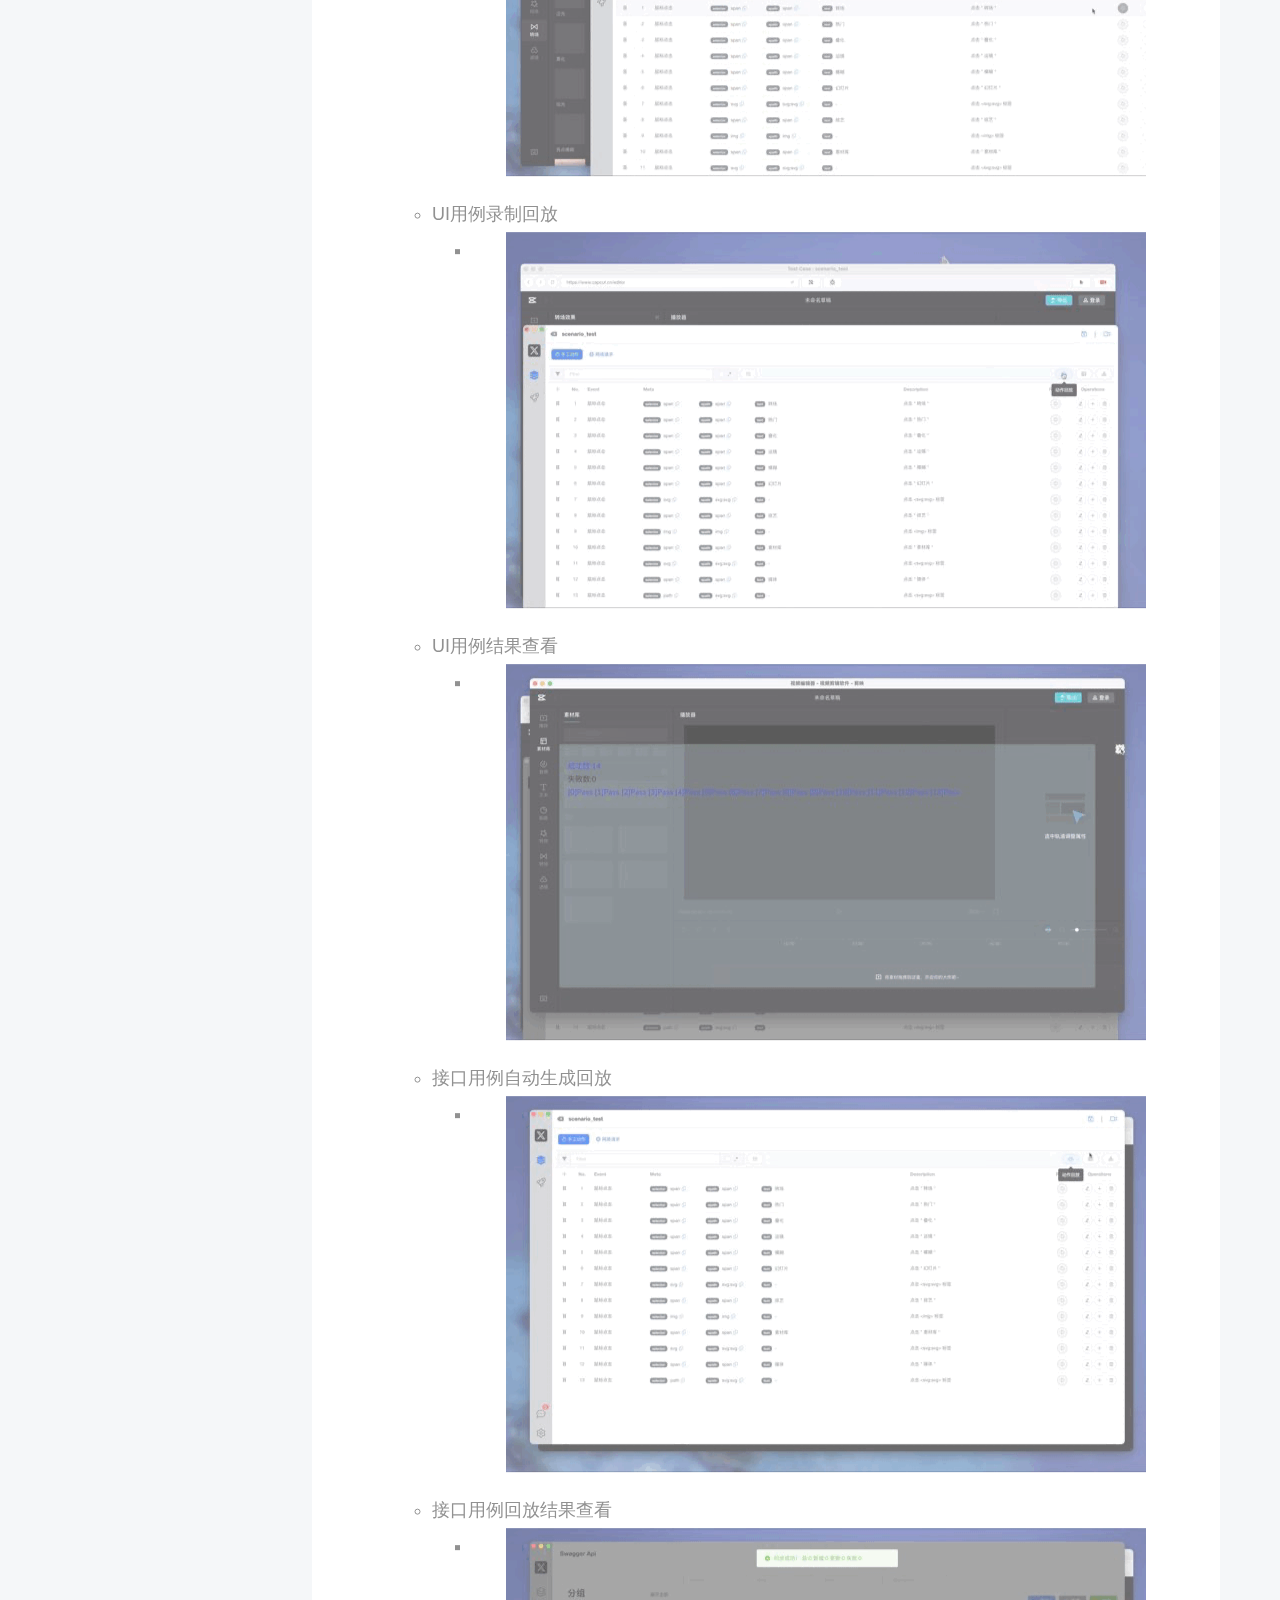
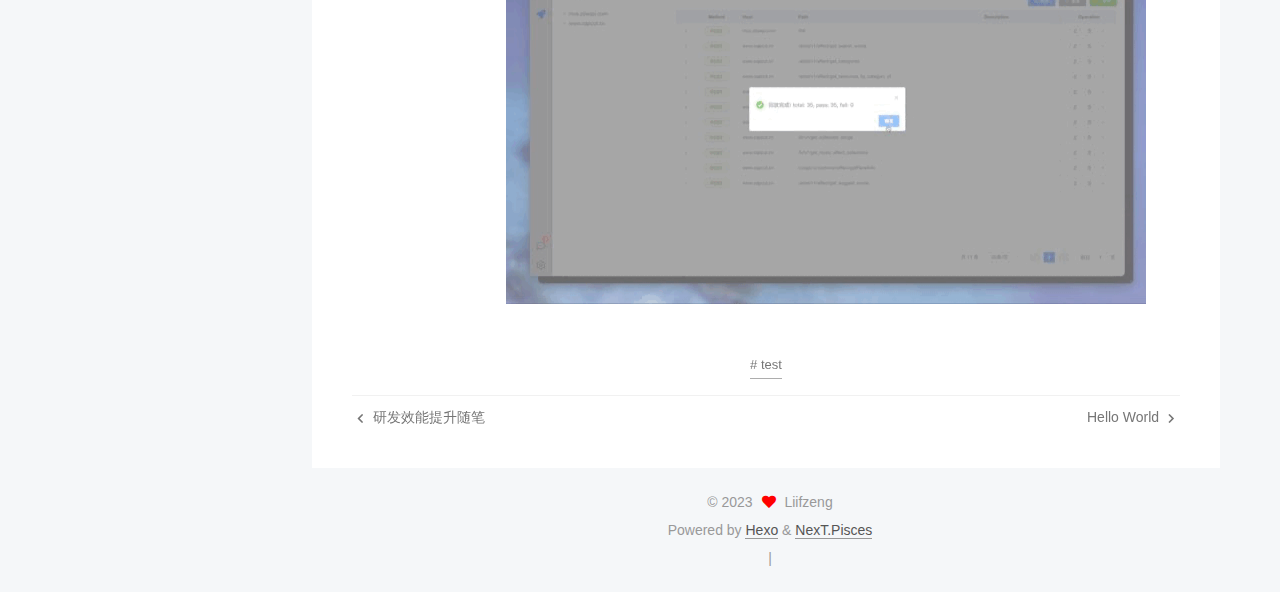
<file: 2023/11/24/ture-test/index.html>
<!DOCTYPE html>
<html lang="en">
<head>
  <meta charset="UTF-8">
<meta name="viewport" content="width=device-width, initial-scale=1, maximum-scale=2">
<meta name="theme-color" content="#222">
<meta name="generator" content="Hexo 7.0.0">
  <link rel="apple-touch-icon" sizes="180x180" href="/images/apple-touch-icon-next.png">
  <link rel="icon" type="image/png" sizes="32x32" href="/images/favicon-32x32-next.png">
  <link rel="icon" type="image/png" sizes="16x16" href="/images/favicon-16x16-next.png">
  <link rel="mask-icon" href="/images/logo.svg" color="#222">

<link rel="stylesheet" href="/css/main.css">


<link rel="stylesheet" href="/lib/font-awesome/css/all.min.css">

<script id="hexo-configurations">
    var NexT = window.NexT || {};
    var CONFIG = {"hostname":"ktrothschild-liifzeng.github.io","root":"/","scheme":"Pisces","version":"7.8.0","exturl":false,"sidebar":{"position":"left","display":"post","padding":18,"offset":12,"onmobile":false},"copycode":{"enable":false,"show_result":false,"style":null},"back2top":{"enable":true,"sidebar":false,"scrollpercent":false},"bookmark":{"enable":false,"color":"#222","save":"auto"},"fancybox":false,"mediumzoom":false,"lazyload":false,"pangu":false,"comments":{"style":"tabs","active":null,"storage":true,"lazyload":false,"nav":null},"algolia":{"hits":{"per_page":10},"labels":{"input_placeholder":"Search for Posts","hits_empty":"We didn't find any results for the search: ${query}","hits_stats":"${hits} results found in ${time} ms"}},"localsearch":{"enable":false,"trigger":"auto","top_n_per_article":1,"unescape":false,"preload":false},"motion":{"enable":true,"async":false,"transition":{"post_block":"fadeIn","post_header":"slideDownIn","post_body":"slideDownIn","coll_header":"slideLeftIn","sidebar":"slideUpIn"}}};
  </script>

  <meta name="description" content="观点1： 观点2： 观点3：  看到脉脉上的一些人对测试的看法，我这边也提供一点我的看法，说的不正确的请斧正！ 业务测试手段为啥以点为主？ 1、互联网产品迭代太快，业务逻辑简单(toC类型的产品交互必须易上手)，点点点最直接 2、金融类产品业务逻辑更复杂，直接和交易相关，对正确性的要求高，人肉check有保障 3、偏硬件的产品，没有灰度可能，发版后修复成本高，交互路径必须有多轮用例覆盖测试 4、开">
<meta property="og:type" content="article">
<meta property="og:title" content="互联网测试开发真的是&quot;点工&quot;吗？">
<meta property="og:url" content="https://ktrothschild-liifzeng.github.io/2023/11/24/ture-test/index.html">
<meta property="og:site_name" content="LiifZeng">
<meta property="og:description" content="观点1： 观点2： 观点3：  看到脉脉上的一些人对测试的看法，我这边也提供一点我的看法，说的不正确的请斧正！ 业务测试手段为啥以点为主？ 1、互联网产品迭代太快，业务逻辑简单(toC类型的产品交互必须易上手)，点点点最直接 2、金融类产品业务逻辑更复杂，直接和交易相关，对正确性的要求高，人肉check有保障 3、偏硬件的产品，没有灰度可能，发版后修复成本高，交互路径必须有多轮用例覆盖测试 4、开">
<meta property="og:locale" content="en_US">
<meta property="og:image" content="https://ktrothschild-liifzeng.github.io/images/test-large-level-span.png">
<meta property="og:image" content="https://ktrothschild-liifzeng.github.io/images/test-need-application.png">
<meta property="og:image" content="https://ktrothschild-liifzeng.github.io/images/test-developer.png">
<meta property="og:image" content="https://ktrothschild-liifzeng.github.io/images/case_mgr.gif">
<meta property="og:image" content="https://ktrothschild-liifzeng.github.io/images/begin_record.gif">
<meta property="og:image" content="https://ktrothschild-liifzeng.github.io/images/action_debug.gif">
<meta property="og:image" content="https://ktrothschild-liifzeng.github.io/images/case_replay.gif">
<meta property="og:image" content="https://ktrothschild-liifzeng.github.io/images/result_check.gif">
<meta property="og:image" content="https://ktrothschild-liifzeng.github.io/images/flow_replay.gif">
<meta property="og:image" content="https://ktrothschild-liifzeng.github.io/images/replay_result.gif">
<meta property="article:published_time" content="2023-11-24T08:12:01.000Z">
<meta property="article:modified_time" content="2023-12-07T07:03:11.451Z">
<meta property="article:author" content="Liifzeng">
<meta property="article:tag" content="test">
<meta name="twitter:card" content="summary">
<meta name="twitter:image" content="https://ktrothschild-liifzeng.github.io/images/test-large-level-span.png">

<link rel="canonical" href="https://ktrothschild-liifzeng.github.io/2023/11/24/ture-test/">


<script id="page-configurations">
  // https://hexo.io/docs/variables.html
  CONFIG.page = {
    sidebar: "",
    isHome : false,
    isPost : true,
    lang   : 'en'
  };
</script>

  <title>互联网测试开发真的是"点工"吗？ | LiifZeng</title>
  






  <noscript>
  <style>
  .use-motion .brand,
  .use-motion .menu-item,
  .sidebar-inner,
  .use-motion .post-block,
  .use-motion .pagination,
  .use-motion .comments,
  .use-motion .post-header,
  .use-motion .post-body,
  .use-motion .collection-header { opacity: initial; }

  .use-motion .site-title,
  .use-motion .site-subtitle {
    opacity: initial;
    top: initial;
  }

  .use-motion .logo-line-before i { left: initial; }
  .use-motion .logo-line-after i { right: initial; }
  </style>
</noscript>

</head>

<body itemscope itemtype="http://schema.org/WebPage">
  <div class="container use-motion">
    <div class="headband"></div>

    <header class="header" itemscope itemtype="http://schema.org/WPHeader">
      <div class="header-inner"><div class="site-brand-container">
  <div class="site-nav-toggle">
    <div class="toggle" aria-label="Toggle navigation bar">
      <span class="toggle-line toggle-line-first"></span>
      <span class="toggle-line toggle-line-middle"></span>
      <span class="toggle-line toggle-line-last"></span>
    </div>
  </div>

  <div class="site-meta">

    <a href="/" class="brand" rel="start">
      <span class="logo-line-before"><i></i></span>
      <h1 class="site-title">LiifZeng</h1>
      <span class="logo-line-after"><i></i></span>
    </a>
  </div>

  <div class="site-nav-right">
    <div class="toggle popup-trigger">
    </div>
  </div>
</div>




<nav class="site-nav">
  <ul id="menu" class="main-menu menu">
        <li class="menu-item menu-item-home">

    <a href="/" rel="section"><i class="fa fa-home fa-fw"></i>Home</a>

  </li>
        <li class="menu-item menu-item-archives">

    <a href="/archives/" rel="section"><i class="fa fa-archive fa-fw"></i>Archives</a>

  </li>
  </ul>
</nav>




</div>
    </header>

    
  <div class="back-to-top">
    <i class="fa fa-arrow-up"></i>
    <span>0%</span>
  </div>


    <main class="main">
      <div class="main-inner">
        <div class="content-wrap">
          

          <div class="content post posts-expand">
            

    
  
  
  <article itemscope itemtype="http://schema.org/Article" class="post-block" lang="en">
    <link itemprop="mainEntityOfPage" href="https://ktrothschild-liifzeng.github.io/2023/11/24/ture-test/">

    <span hidden itemprop="author" itemscope itemtype="http://schema.org/Person">
      <meta itemprop="image" content="/images/avatar.gif">
      <meta itemprop="name" content="Liifzeng">
      <meta itemprop="description" content="">
    </span>

    <span hidden itemprop="publisher" itemscope itemtype="http://schema.org/Organization">
      <meta itemprop="name" content="LiifZeng">
    </span>
      <header class="post-header">
        <h1 class="post-title" itemprop="name headline">
          互联网测试开发真的是"点工"吗？
        </h1>

        <div class="post-meta">
            <span class="post-meta-item">
              <span class="post-meta-item-icon">
                <i class="far fa-calendar"></i>
              </span>
              <span class="post-meta-item-text">Posted on</span>

              <time title="Created: 2023-11-24 16:12:01" itemprop="dateCreated datePublished" datetime="2023-11-24T16:12:01+08:00">2023-11-24</time>
            </span>
              <span class="post-meta-item">
                <span class="post-meta-item-icon">
                  <i class="far fa-calendar-check"></i>
                </span>
                <span class="post-meta-item-text">Edited on</span>
                <time title="Modified: 2023-12-07 15:03:11" itemprop="dateModified" datetime="2023-12-07T15:03:11+08:00">2023-12-07</time>
              </span>

          
            <span class="post-meta-item" title="Views" id="busuanzi_container_page_pv" style="display: none;">
              <span class="post-meta-item-icon">
                <i class="fa fa-eye"></i>
              </span>
              <span class="post-meta-item-text">Views: </span>
              <span id="busuanzi_value_page_pv"></span>
            </span>

        </div>
      </header>

    
    
    
    <div class="post-body" itemprop="articleBody">

      
        <h3 id="观点1："><a href="#观点1：" class="headerlink" title="观点1："></a>观点1：</h3><p><img src="/../../images/test-large-level-span.png" alt="上限下限"></p>
<h3 id="观点2："><a href="#观点2：" class="headerlink" title="观点2："></a>观点2：</h3><p><img src="/../../images/test-need-application.png" alt="业务测试"></p>
<h3 id="观点3："><a href="#观点3：" class="headerlink" title="观点3："></a>观点3：</h3><p><img src="/../../images/test-developer.png" alt="测试开发"></p>
<hr>
<p>看到脉脉上的一些人对测试的看法，我这边也提供一点我的看法，说的不正确的请斧正！</p>
<h3 id="业务测试手段为啥以点为主？"><a href="#业务测试手段为啥以点为主？" class="headerlink" title="业务测试手段为啥以点为主？"></a>业务测试手段为啥以点为主？</h3><ul>
<li>1、互联网产品迭代太快，业务逻辑简单(toC类型的产品交互必须易上手)，点点点最直接</li>
<li>2、金融类产品业务逻辑更复杂，直接和交易相关，对正确性的要求高，人肉check有保障</li>
<li>3、偏硬件的产品，没有灰度可能，发版后修复成本高，交互路径必须有多轮用例覆盖测试</li>
<li>4、开发为测试构建的基础设施少，特别是内部组件的测试支撑很少考虑，对外只是黑匣子</li>
<li>5、业务测试人员的能力模型普遍是偏沟通推进，以写脚本为主，缺乏系统架构相关的经验</li>
<li>6、测试开发提供的工具易用性差，大部分是玩具级别，稳定性经不住生产环境应用的考验</li>
</ul>
<h3 id="业务测试真的有手就行？"><a href="#业务测试真的有手就行？" class="headerlink" title="业务测试真的有手就行？"></a>业务测试真的有手就行？</h3><ul>
<li>1、业务测试上手容易做好难，你可能需要有N只手，杂事非常多<ul>
<li>流程管理：要跟需求的原型–&gt; 排期 –&gt; 用例编写(可能就是随机发散点点点) –&gt; bug修复验证 –&gt; 测试报告 –&gt; 漏测复盘(甩锅)</li>
</ul>
</li>
<li>2、点很容易，点全很难<ul>
<li>有些时候业务的操作组合非常多，很难覆盖全</li>
<li>有些场景的构造需要造数据，需要额外写脚本去调用接口造数据</li>
<li>回归是个大工程，一些主路径不点又怕出问题，点起来又耗时间和精力</li>
<li>用例是个鸡肋，不管你是excel的还是xmind的，费力码了一堆文字，执行时都是点到哪算哪，随机发散先</li>
</ul>
</li>
<li>3、当业务测试leader要八面玲珑<ul>
<li>对内要分任务做排期，对外要出数据做统计，费心又费力</li>
<li>出故障要能对外抗压，对内安抚，当然有些就是打嘴炮和甩锅</li>
</ul>
</li>
</ul>
<h3 id="测试开发做的工具真的那么差？"><a href="#测试开发做的工具真的那么差？" class="headerlink" title="测试开发做的工具真的那么差？"></a>测试开发做的工具真的那么差？</h3><ul>
<li>1、很难一套工具适配所有业务，即使有也会又较高的接入成本，业务不愿意用是常态</li>
<li>2、业务测试有自己的绩效考虑希望在工具层面有产出，至少是想包一层，或名义上共建</li>
<li>3、工具依赖的技术底座不成熟<ul>
<li>例如UI自动化<ul>
<li>Android&#x2F;iOS手机天然有手机掉线&#x2F;卡死问题，有UI Hierarchy定位难的问题</li>
<li>带webview的有xpath&#x2F; selector的定位因为div的动态变化，animation的影响无法定位问题</li>
<li>selenium&#x2F; webdriver&#x2F; cypress等等基本就是玩具</li>
</ul>
</li>
</ul>
</li>
<li>4、产品化设计考虑不周，造成易用性差<ul>
<li>例如接口测试平台<ul>
<li>做一个在线版本的postman，接口类似swagger的方式管理，让用户在界面配接口case的各种参数和断言<ul>
<li>看上去很理想，但配置界面参数比写脚本来说效率低很多</li>
<li>灵活性差，如果想要上一个接口的返回的某个字段用于后续的接口的请求，即使支持，配置起来也不方便，还不如写脚本</li>
</ul>
</li>
</ul>
</li>
</ul>
</li>
</ul>
<h3 id="测试开发到底是测试还是开发？"><a href="#测试开发到底是测试还是开发？" class="headerlink" title="测试开发到底是测试还是开发？"></a>测试开发到底是测试还是开发？</h3><ul>
<li>人才过剩，以测开招进来，大部分是还是干点点点的活</li>
<li>纯做工具平台的比例很少，这部分人建议最好做成全栈</li>
</ul>
<h3 id="卷测试开发到底是卷测试？"><a href="#卷测试开发到底是卷测试？" class="headerlink" title="卷测试开发到底是卷测试？"></a>卷测试开发到底是卷测试？</h3><ul>
<li>人才过剩，没有答案，看机缘巧合</li>
<li>八面玲珑，做业务测试</li>
<li>学历没优势，后端卷不过，宁鸡头不凤尾，不想CRUD，愿意全栈，攻克工具难题，走测开</li>
</ul>
<hr>
<h3 id="提供一个工具思路"><a href="#提供一个工具思路" class="headerlink" title="提供一个工具思路"></a>提供一个工具思路</h3><ul>
<li>点一次就同时生成UI的用例和接口的用例，并且能自动运行，是不是就可以提高回归的效率？<ul>
<li>以web为例<ul>
<li>浏览器有个devtools能够抓取网页的全部流量，就知道待测系统的接口有哪些，以及这些接口请求时的参数</li>
<li>浏览器有个devtools能拿到每个元素的xpath和selector，是不是就可以定位到要点的元素</li>
</ul>
</li>
</ul>
</li>
<li>基于devtools的实现原理做了一个玩具<ul>
<li>用例管理<ul>
<li><img src="/../../images/case_mgr.gif" alt="用例管理"></li>
</ul>
</li>
<li>录制用例<ul>
<li><img src="/../../images/begin_record.gif" alt="录制用例"></li>
</ul>
</li>
<li>UI用例单步调试<ul>
<li><img src="/../../images/action_debug.gif" alt="单步调试"></li>
</ul>
</li>
<li>UI用例录制回放<ul>
<li><img src="/../../images/case_replay.gif" alt="用例回放"></li>
</ul>
</li>
<li>UI用例结果查看<ul>
<li><img src="/../../images/result_check.gif" alt="结果查看"></li>
</ul>
</li>
<li>接口用例自动生成回放<ul>
<li><img src="/../../images/flow_replay.gif" alt="接口用例自动生成回放"></li>
</ul>
</li>
<li>接口用例回放结果查看<ul>
<li><img src="/../../images/replay_result.gif" alt="接口用例回放结果查看"></li>
</ul>
</li>
</ul>
</li>
</ul>

    </div>

    
    
    

      <footer class="post-footer">
          <div class="post-tags">
              <a href="/tags/test/" rel="tag"># test</a>
          </div>

        


        
    <div class="post-nav">
      <div class="post-nav-item">
    <a href="/2023/11/23/how-to-devops/" rel="prev" title="研发效能提升随笔">
      <i class="fa fa-chevron-left"></i> 研发效能提升随笔
    </a></div>
      <div class="post-nav-item">
    <a href="/2023/11/25/hello-world/" rel="next" title="Hello World">
      Hello World <i class="fa fa-chevron-right"></i>
    </a></div>
    </div>
      </footer>
    
  </article>
  
  
  



          </div>
          

<script>
  window.addEventListener('tabs:register', () => {
    let { activeClass } = CONFIG.comments;
    if (CONFIG.comments.storage) {
      activeClass = localStorage.getItem('comments_active') || activeClass;
    }
    if (activeClass) {
      let activeTab = document.querySelector(`a[href="#comment-${activeClass}"]`);
      if (activeTab) {
        activeTab.click();
      }
    }
  });
  if (CONFIG.comments.storage) {
    window.addEventListener('tabs:click', event => {
      if (!event.target.matches('.tabs-comment .tab-content .tab-pane')) return;
      let commentClass = event.target.classList[1];
      localStorage.setItem('comments_active', commentClass);
    });
  }
</script>

        </div>
          
  
  <div class="toggle sidebar-toggle">
    <span class="toggle-line toggle-line-first"></span>
    <span class="toggle-line toggle-line-middle"></span>
    <span class="toggle-line toggle-line-last"></span>
  </div>

  <aside class="sidebar">
    <div class="sidebar-inner">

      <ul class="sidebar-nav motion-element">
        <li class="sidebar-nav-toc">
          Table of Contents
        </li>
        <li class="sidebar-nav-overview">
          Overview
        </li>
      </ul>

      <!--noindex-->
      <div class="post-toc-wrap sidebar-panel">
          <div class="post-toc motion-element"><ol class="nav"><li class="nav-item nav-level-3"><a class="nav-link" href="#%E8%A7%82%E7%82%B91%EF%BC%9A"><span class="nav-number">1.</span> <span class="nav-text">观点1：</span></a></li><li class="nav-item nav-level-3"><a class="nav-link" href="#%E8%A7%82%E7%82%B92%EF%BC%9A"><span class="nav-number">2.</span> <span class="nav-text">观点2：</span></a></li><li class="nav-item nav-level-3"><a class="nav-link" href="#%E8%A7%82%E7%82%B93%EF%BC%9A"><span class="nav-number">3.</span> <span class="nav-text">观点3：</span></a></li><li class="nav-item nav-level-3"><a class="nav-link" href="#%E4%B8%9A%E5%8A%A1%E6%B5%8B%E8%AF%95%E6%89%8B%E6%AE%B5%E4%B8%BA%E5%95%A5%E4%BB%A5%E7%82%B9%E4%B8%BA%E4%B8%BB%EF%BC%9F"><span class="nav-number">4.</span> <span class="nav-text">业务测试手段为啥以点为主？</span></a></li><li class="nav-item nav-level-3"><a class="nav-link" href="#%E4%B8%9A%E5%8A%A1%E6%B5%8B%E8%AF%95%E7%9C%9F%E7%9A%84%E6%9C%89%E6%89%8B%E5%B0%B1%E8%A1%8C%EF%BC%9F"><span class="nav-number">5.</span> <span class="nav-text">业务测试真的有手就行？</span></a></li><li class="nav-item nav-level-3"><a class="nav-link" href="#%E6%B5%8B%E8%AF%95%E5%BC%80%E5%8F%91%E5%81%9A%E7%9A%84%E5%B7%A5%E5%85%B7%E7%9C%9F%E7%9A%84%E9%82%A3%E4%B9%88%E5%B7%AE%EF%BC%9F"><span class="nav-number">6.</span> <span class="nav-text">测试开发做的工具真的那么差？</span></a></li><li class="nav-item nav-level-3"><a class="nav-link" href="#%E6%B5%8B%E8%AF%95%E5%BC%80%E5%8F%91%E5%88%B0%E5%BA%95%E6%98%AF%E6%B5%8B%E8%AF%95%E8%BF%98%E6%98%AF%E5%BC%80%E5%8F%91%EF%BC%9F"><span class="nav-number">7.</span> <span class="nav-text">测试开发到底是测试还是开发？</span></a></li><li class="nav-item nav-level-3"><a class="nav-link" href="#%E5%8D%B7%E6%B5%8B%E8%AF%95%E5%BC%80%E5%8F%91%E5%88%B0%E5%BA%95%E6%98%AF%E5%8D%B7%E6%B5%8B%E8%AF%95%EF%BC%9F"><span class="nav-number">8.</span> <span class="nav-text">卷测试开发到底是卷测试？</span></a></li><li class="nav-item nav-level-3"><a class="nav-link" href="#%E6%8F%90%E4%BE%9B%E4%B8%80%E4%B8%AA%E5%B7%A5%E5%85%B7%E6%80%9D%E8%B7%AF"><span class="nav-number">9.</span> <span class="nav-text">提供一个工具思路</span></a></li></ol></div>
      </div>
      <!--/noindex-->

      <div class="site-overview-wrap sidebar-panel">
        <div class="site-author motion-element" itemprop="author" itemscope itemtype="http://schema.org/Person">
  <p class="site-author-name" itemprop="name">Liifzeng</p>
  <div class="site-description" itemprop="description"></div>
</div>
<div class="site-state-wrap motion-element">
  <nav class="site-state">
      <div class="site-state-item site-state-posts">
          <a href="/archives/">
        
          <span class="site-state-item-count">5</span>
          <span class="site-state-item-name">posts</span>
        </a>
      </div>
      <div class="site-state-item site-state-tags">
        <span class="site-state-item-count">8</span>
        <span class="site-state-item-name">tags</span>
      </div>
  </nav>
</div>



      </div>

    </div>
  </aside>
  <div id="sidebar-dimmer"></div>


      </div>
    </main>

    <footer class="footer">
      <div class="footer-inner">
        

        

<div class="copyright">
  
  &copy; 
  <span itemprop="copyrightYear">2023</span>
  <span class="with-love">
    <i class="fa fa-heart"></i>
  </span>
  <span class="author" itemprop="copyrightHolder">Liifzeng</span>
</div>
  <div class="powered-by">Powered by <a href="https://hexo.io/" class="theme-link" rel="noopener" target="_blank">Hexo</a> & <a href="https://pisces.theme-next.org/" class="theme-link" rel="noopener" target="_blank">NexT.Pisces</a>
  </div>

        
<div class="busuanzi-count">
  <script async src="https://busuanzi.ibruce.info/busuanzi/2.3/busuanzi.pure.mini.js"></script>
    <span class="post-meta-item" id="busuanzi_container_site_uv" style="display: none;">
      <span class="post-meta-item-icon">
        <i class="fa fa-user"></i>
      </span>
      <span class="site-uv" title="Total Visitors">
        <span id="busuanzi_value_site_uv"></span>
      </span>
    </span>
    <span class="post-meta-divider">|</span>
    <span class="post-meta-item" id="busuanzi_container_site_pv" style="display: none;">
      <span class="post-meta-item-icon">
        <i class="fa fa-eye"></i>
      </span>
      <span class="site-pv" title="Total Views">
        <span id="busuanzi_value_site_pv"></span>
      </span>
    </span>
</div>








      </div>
    </footer>
  </div>

  
  <script src="/lib/anime.min.js"></script>
  <script src="/lib/velocity/velocity.min.js"></script>
  <script src="/lib/velocity/velocity.ui.min.js"></script>

<script src="/js/utils.js"></script>

<script src="/js/motion.js"></script>


<script src="/js/schemes/pisces.js"></script>


<script src="/js/next-boot.js"></script>




  















  

  

</body>
</html>
</file>
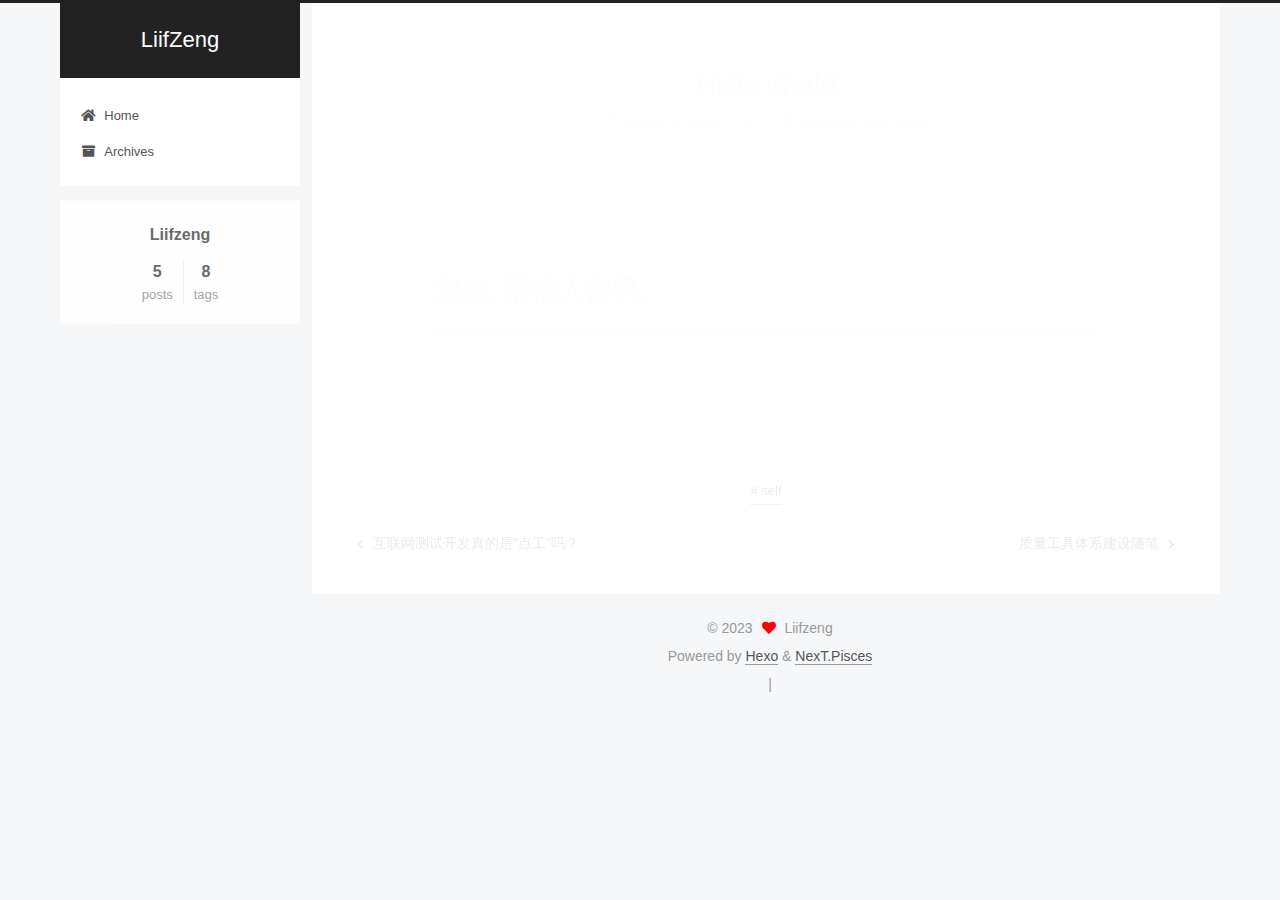
<file: 2023/11/25/hello-world/index.html>
<!DOCTYPE html>
<html lang="en">
<head>
  <meta charset="UTF-8">
<meta name="viewport" content="width=device-width, initial-scale=1, maximum-scale=2">
<meta name="theme-color" content="#222">
<meta name="generator" content="Hexo 7.0.0">
  <link rel="apple-touch-icon" sizes="180x180" href="/images/apple-touch-icon-next.png">
  <link rel="icon" type="image/png" sizes="32x32" href="/images/favicon-32x32-next.png">
  <link rel="icon" type="image/png" sizes="16x16" href="/images/favicon-16x16-next.png">
  <link rel="mask-icon" href="/images/logo.svg" color="#222">

<link rel="stylesheet" href="/css/main.css">


<link rel="stylesheet" href="/lib/font-awesome/css/all.min.css">

<script id="hexo-configurations">
    var NexT = window.NexT || {};
    var CONFIG = {"hostname":"ktrothschild-liifzeng.github.io","root":"/","scheme":"Pisces","version":"7.8.0","exturl":false,"sidebar":{"position":"left","display":"post","padding":18,"offset":12,"onmobile":false},"copycode":{"enable":false,"show_result":false,"style":null},"back2top":{"enable":true,"sidebar":false,"scrollpercent":false},"bookmark":{"enable":false,"color":"#222","save":"auto"},"fancybox":false,"mediumzoom":false,"lazyload":false,"pangu":false,"comments":{"style":"tabs","active":null,"storage":true,"lazyload":false,"nav":null},"algolia":{"hits":{"per_page":10},"labels":{"input_placeholder":"Search for Posts","hits_empty":"We didn't find any results for the search: ${query}","hits_stats":"${hits} results found in ${time} ms"}},"localsearch":{"enable":false,"trigger":"auto","top_n_per_article":1,"unescape":false,"preload":false},"motion":{"enable":true,"async":false,"transition":{"post_block":"fadeIn","post_header":"slideDownIn","post_body":"slideDownIn","coll_header":"slideLeftIn","sidebar":"slideUpIn"}}};
  </script>

  <meta name="description" content="这是一篇私密文档，需要输入密码查看哦。">
<meta property="og:type" content="article">
<meta property="og:title" content="Hello World">
<meta property="og:url" content="https://ktrothschild-liifzeng.github.io/2023/11/25/hello-world/index.html">
<meta property="og:site_name" content="LiifZeng">
<meta property="og:description" content="这是一篇私密文档，需要输入密码查看哦。">
<meta property="og:locale" content="en_US">
<meta property="article:published_time" content="2023-11-25T13:12:21.000Z">
<meta property="article:modified_time" content="2023-11-29T12:33:53.887Z">
<meta property="article:author" content="Liifzeng">
<meta property="article:tag" content="self">
<meta name="twitter:card" content="summary">

<link rel="canonical" href="https://ktrothschild-liifzeng.github.io/2023/11/25/hello-world/">


<script id="page-configurations">
  // https://hexo.io/docs/variables.html
  CONFIG.page = {
    sidebar: "",
    isHome : false,
    isPost : true,
    lang   : 'en'
  };
</script>

  <title>Hello World | LiifZeng</title>
  






  <noscript>
  <style>
  .use-motion .brand,
  .use-motion .menu-item,
  .sidebar-inner,
  .use-motion .post-block,
  .use-motion .pagination,
  .use-motion .comments,
  .use-motion .post-header,
  .use-motion .post-body,
  .use-motion .collection-header { opacity: initial; }

  .use-motion .site-title,
  .use-motion .site-subtitle {
    opacity: initial;
    top: initial;
  }

  .use-motion .logo-line-before i { left: initial; }
  .use-motion .logo-line-after i { right: initial; }
  </style>
</noscript>

</head>

<body itemscope itemtype="http://schema.org/WebPage">
  <div class="container use-motion">
    <div class="headband"></div>

    <header class="header" itemscope itemtype="http://schema.org/WPHeader">
      <div class="header-inner"><div class="site-brand-container">
  <div class="site-nav-toggle">
    <div class="toggle" aria-label="Toggle navigation bar">
      <span class="toggle-line toggle-line-first"></span>
      <span class="toggle-line toggle-line-middle"></span>
      <span class="toggle-line toggle-line-last"></span>
    </div>
  </div>

  <div class="site-meta">

    <a href="/" class="brand" rel="start">
      <span class="logo-line-before"><i></i></span>
      <h1 class="site-title">LiifZeng</h1>
      <span class="logo-line-after"><i></i></span>
    </a>
  </div>

  <div class="site-nav-right">
    <div class="toggle popup-trigger">
    </div>
  </div>
</div>




<nav class="site-nav">
  <ul id="menu" class="main-menu menu">
        <li class="menu-item menu-item-home">

    <a href="/" rel="section"><i class="fa fa-home fa-fw"></i>Home</a>

  </li>
        <li class="menu-item menu-item-archives">

    <a href="/archives/" rel="section"><i class="fa fa-archive fa-fw"></i>Archives</a>

  </li>
  </ul>
</nav>




</div>
    </header>

    
  <div class="back-to-top">
    <i class="fa fa-arrow-up"></i>
    <span>0%</span>
  </div>


    <main class="main">
      <div class="main-inner">
        <div class="content-wrap">
          

          <div class="content post posts-expand">
            

    
  
  
  <article itemscope itemtype="http://schema.org/Article" class="post-block" lang="en">
    <link itemprop="mainEntityOfPage" href="https://ktrothschild-liifzeng.github.io/2023/11/25/hello-world/">

    <span hidden itemprop="author" itemscope itemtype="http://schema.org/Person">
      <meta itemprop="image" content="/images/avatar.gif">
      <meta itemprop="name" content="Liifzeng">
      <meta itemprop="description" content="">
    </span>

    <span hidden itemprop="publisher" itemscope itemtype="http://schema.org/Organization">
      <meta itemprop="name" content="LiifZeng">
    </span>
      <header class="post-header">
        <h1 class="post-title" itemprop="name headline">
          Hello World
        </h1>

        <div class="post-meta">
            <span class="post-meta-item">
              <span class="post-meta-item-icon">
                <i class="far fa-calendar"></i>
              </span>
              <span class="post-meta-item-text">Posted on</span>

              <time title="Created: 2023-11-25 21:12:21" itemprop="dateCreated datePublished" datetime="2023-11-25T21:12:21+08:00">2023-11-25</time>
            </span>
              <span class="post-meta-item">
                <span class="post-meta-item-icon">
                  <i class="far fa-calendar-check"></i>
                </span>
                <span class="post-meta-item-text">Edited on</span>
                <time title="Modified: 2023-11-29 20:33:53" itemprop="dateModified" datetime="2023-11-29T20:33:53+08:00">2023-11-29</time>
              </span>

          
            <span class="post-meta-item" title="Views" id="busuanzi_container_page_pv" style="display: none;">
              <span class="post-meta-item-icon">
                <i class="fa fa-eye"></i>
              </span>
              <span class="post-meta-item-text">Views: </span>
              <span id="busuanzi_value_page_pv"></span>
            </span>

        </div>
      </header>

    
    
    
    <div class="post-body" itemprop="articleBody">

      
        <div class="hbe hbe-container" id="hexo-blog-encrypt" data-wpm="抱歉, 这个密码看着不太对, 请再试试." data-whm="抱歉, 这个文章不能被校验, 不过您还是能看看解密后的内容.">
  <script id="hbeData" type="hbeData" data-hmacdigest="f6f87079ba86f4a53127218cd746699906bda5e0a66f9205ffbe8f5ed8608432">[base64]</script>
  <div class="hbe hbe-content">
    <div class="hbe hbe-input hbe-input-default">
      <input class="hbe hbe-input-field hbe-input-field-default" type="password" id="hbePass">
      <label class="hbe hbe-input-label hbe-input-label-default" for="hbePass">
        <span class="hbe hbe-input-label-content hbe-input-label-content-default">您好, 请输入密码.</span>
      </label>
    </div>
  </div>
</div>
<script data-pjax src="/lib/hbe.js"></script><link href="/css/hbe.style.css" rel="stylesheet" type="text/css">
    </div>

    
    
    

      <footer class="post-footer">
          <div class="post-tags">
              <a href="/tags/self/" rel="tag"># self</a>
          </div>

        


        
    <div class="post-nav">
      <div class="post-nav-item">
    <a href="/2023/11/24/ture-test/" rel="prev" title="互联网测试开发真的是"点工"吗？">
      <i class="fa fa-chevron-left"></i> 互联网测试开发真的是"点工"吗？
    </a></div>
      <div class="post-nav-item">
    <a href="/2023/11/27/qa_infra/" rel="next" title="质量工具体系建设随笔">
      质量工具体系建设随笔 <i class="fa fa-chevron-right"></i>
    </a></div>
    </div>
      </footer>
    
  </article>
  
  
  



          </div>
          

<script>
  window.addEventListener('tabs:register', () => {
    let { activeClass } = CONFIG.comments;
    if (CONFIG.comments.storage) {
      activeClass = localStorage.getItem('comments_active') || activeClass;
    }
    if (activeClass) {
      let activeTab = document.querySelector(`a[href="#comment-${activeClass}"]`);
      if (activeTab) {
        activeTab.click();
      }
    }
  });
  if (CONFIG.comments.storage) {
    window.addEventListener('tabs:click', event => {
      if (!event.target.matches('.tabs-comment .tab-content .tab-pane')) return;
      let commentClass = event.target.classList[1];
      localStorage.setItem('comments_active', commentClass);
    });
  }
</script>

        </div>
          
  
  <div class="toggle sidebar-toggle">
    <span class="toggle-line toggle-line-first"></span>
    <span class="toggle-line toggle-line-middle"></span>
    <span class="toggle-line toggle-line-last"></span>
  </div>

  <aside class="sidebar">
    <div class="sidebar-inner">

      <ul class="sidebar-nav motion-element">
        <li class="sidebar-nav-toc">
          Table of Contents
        </li>
        <li class="sidebar-nav-overview">
          Overview
        </li>
      </ul>

      <!--noindex-->
      <div class="post-toc-wrap sidebar-panel">
      </div>
      <!--/noindex-->

      <div class="site-overview-wrap sidebar-panel">
        <div class="site-author motion-element" itemprop="author" itemscope itemtype="http://schema.org/Person">
  <p class="site-author-name" itemprop="name">Liifzeng</p>
  <div class="site-description" itemprop="description"></div>
</div>
<div class="site-state-wrap motion-element">
  <nav class="site-state">
      <div class="site-state-item site-state-posts">
          <a href="/archives/">
        
          <span class="site-state-item-count">5</span>
          <span class="site-state-item-name">posts</span>
        </a>
      </div>
      <div class="site-state-item site-state-tags">
        <span class="site-state-item-count">8</span>
        <span class="site-state-item-name">tags</span>
      </div>
  </nav>
</div>



      </div>

    </div>
  </aside>
  <div id="sidebar-dimmer"></div>


      </div>
    </main>

    <footer class="footer">
      <div class="footer-inner">
        

        

<div class="copyright">
  
  &copy; 
  <span itemprop="copyrightYear">2023</span>
  <span class="with-love">
    <i class="fa fa-heart"></i>
  </span>
  <span class="author" itemprop="copyrightHolder">Liifzeng</span>
</div>
  <div class="powered-by">Powered by <a href="https://hexo.io/" class="theme-link" rel="noopener" target="_blank">Hexo</a> & <a href="https://pisces.theme-next.org/" class="theme-link" rel="noopener" target="_blank">NexT.Pisces</a>
  </div>

        
<div class="busuanzi-count">
  <script async src="https://busuanzi.ibruce.info/busuanzi/2.3/busuanzi.pure.mini.js"></script>
    <span class="post-meta-item" id="busuanzi_container_site_uv" style="display: none;">
      <span class="post-meta-item-icon">
        <i class="fa fa-user"></i>
      </span>
      <span class="site-uv" title="Total Visitors">
        <span id="busuanzi_value_site_uv"></span>
      </span>
    </span>
    <span class="post-meta-divider">|</span>
    <span class="post-meta-item" id="busuanzi_container_site_pv" style="display: none;">
      <span class="post-meta-item-icon">
        <i class="fa fa-eye"></i>
      </span>
      <span class="site-pv" title="Total Views">
        <span id="busuanzi_value_site_pv"></span>
      </span>
    </span>
</div>








      </div>
    </footer>
  </div>

  
  <script src="/lib/anime.min.js"></script>
  <script src="/lib/velocity/velocity.min.js"></script>
  <script src="/lib/velocity/velocity.ui.min.js"></script>

<script src="/js/utils.js"></script>

<script src="/js/motion.js"></script>


<script src="/js/schemes/pisces.js"></script>


<script src="/js/next-boot.js"></script>




  















  

  

</body>
</html>
</file>
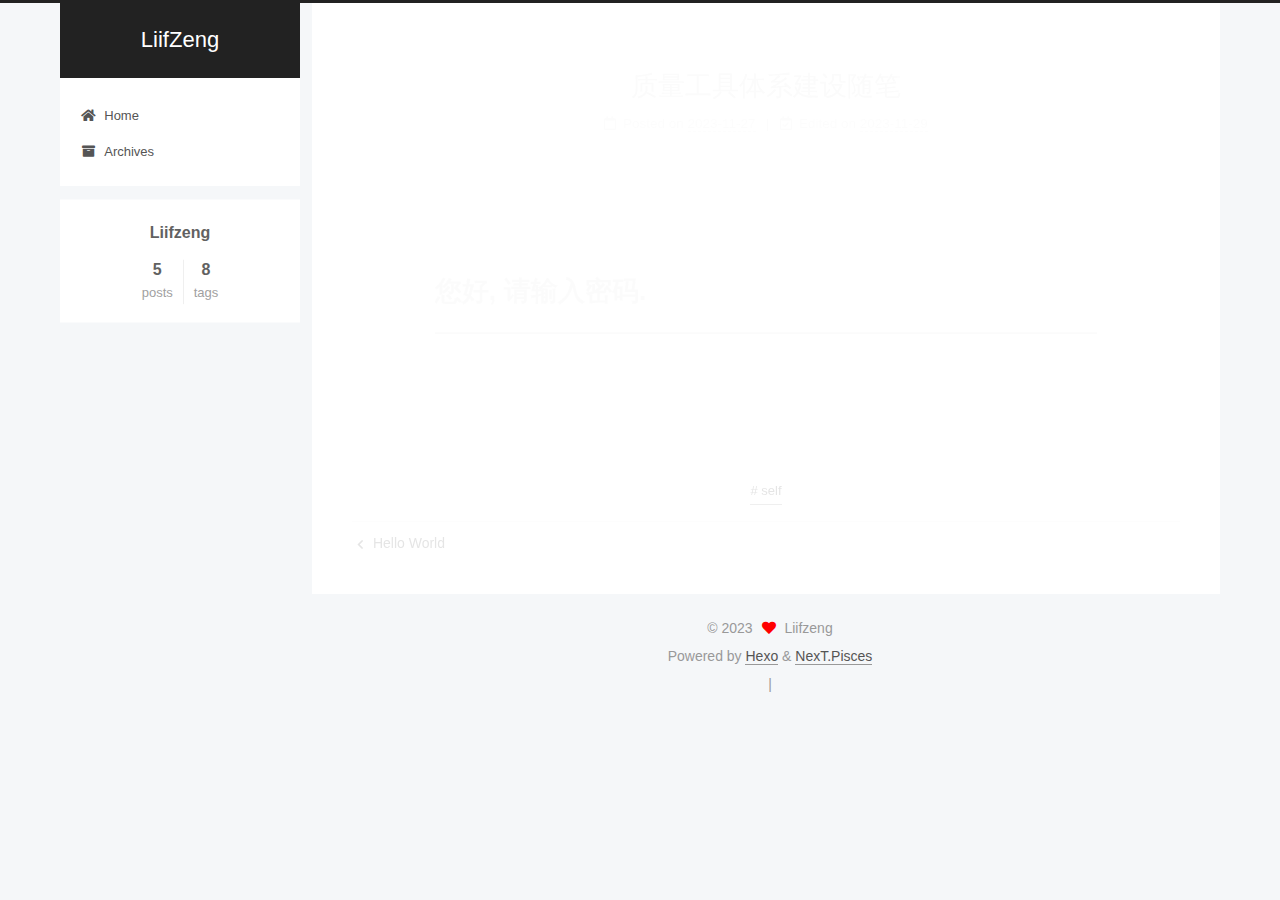
<file: 2023/11/27/qa_infra/index.html>
<!DOCTYPE html>
<html lang="en">
<head>
  <meta charset="UTF-8">
<meta name="viewport" content="width=device-width, initial-scale=1, maximum-scale=2">
<meta name="theme-color" content="#222">
<meta name="generator" content="Hexo 7.0.0">
  <link rel="apple-touch-icon" sizes="180x180" href="/images/apple-touch-icon-next.png">
  <link rel="icon" type="image/png" sizes="32x32" href="/images/favicon-32x32-next.png">
  <link rel="icon" type="image/png" sizes="16x16" href="/images/favicon-16x16-next.png">
  <link rel="mask-icon" href="/images/logo.svg" color="#222">

<link rel="stylesheet" href="/css/main.css">


<link rel="stylesheet" href="/lib/font-awesome/css/all.min.css">

<script id="hexo-configurations">
    var NexT = window.NexT || {};
    var CONFIG = {"hostname":"ktrothschild-liifzeng.github.io","root":"/","scheme":"Pisces","version":"7.8.0","exturl":false,"sidebar":{"position":"left","display":"post","padding":18,"offset":12,"onmobile":false},"copycode":{"enable":false,"show_result":false,"style":null},"back2top":{"enable":true,"sidebar":false,"scrollpercent":false},"bookmark":{"enable":false,"color":"#222","save":"auto"},"fancybox":false,"mediumzoom":false,"lazyload":false,"pangu":false,"comments":{"style":"tabs","active":null,"storage":true,"lazyload":false,"nav":null},"algolia":{"hits":{"per_page":10},"labels":{"input_placeholder":"Search for Posts","hits_empty":"We didn't find any results for the search: ${query}","hits_stats":"${hits} results found in ${time} ms"}},"localsearch":{"enable":false,"trigger":"auto","top_n_per_article":1,"unescape":false,"preload":false},"motion":{"enable":true,"async":false,"transition":{"post_block":"fadeIn","post_header":"slideDownIn","post_body":"slideDownIn","coll_header":"slideLeftIn","sidebar":"slideUpIn"}}};
  </script>

  <meta name="description" content="这是一篇私密文档，需要输入密码查看哦。">
<meta property="og:type" content="article">
<meta property="og:title" content="质量工具体系建设随笔">
<meta property="og:url" content="https://ktrothschild-liifzeng.github.io/2023/11/27/qa_infra/index.html">
<meta property="og:site_name" content="LiifZeng">
<meta property="og:description" content="这是一篇私密文档，需要输入密码查看哦。">
<meta property="og:locale" content="en_US">
<meta property="article:published_time" content="2023-11-27T07:58:43.000Z">
<meta property="article:modified_time" content="2023-11-29T12:32:46.068Z">
<meta property="article:author" content="Liifzeng">
<meta property="article:tag" content="self">
<meta name="twitter:card" content="summary">

<link rel="canonical" href="https://ktrothschild-liifzeng.github.io/2023/11/27/qa_infra/">


<script id="page-configurations">
  // https://hexo.io/docs/variables.html
  CONFIG.page = {
    sidebar: "",
    isHome : false,
    isPost : true,
    lang   : 'en'
  };
</script>

  <title>质量工具体系建设随笔 | LiifZeng</title>
  






  <noscript>
  <style>
  .use-motion .brand,
  .use-motion .menu-item,
  .sidebar-inner,
  .use-motion .post-block,
  .use-motion .pagination,
  .use-motion .comments,
  .use-motion .post-header,
  .use-motion .post-body,
  .use-motion .collection-header { opacity: initial; }

  .use-motion .site-title,
  .use-motion .site-subtitle {
    opacity: initial;
    top: initial;
  }

  .use-motion .logo-line-before i { left: initial; }
  .use-motion .logo-line-after i { right: initial; }
  </style>
</noscript>

</head>

<body itemscope itemtype="http://schema.org/WebPage">
  <div class="container use-motion">
    <div class="headband"></div>

    <header class="header" itemscope itemtype="http://schema.org/WPHeader">
      <div class="header-inner"><div class="site-brand-container">
  <div class="site-nav-toggle">
    <div class="toggle" aria-label="Toggle navigation bar">
      <span class="toggle-line toggle-line-first"></span>
      <span class="toggle-line toggle-line-middle"></span>
      <span class="toggle-line toggle-line-last"></span>
    </div>
  </div>

  <div class="site-meta">

    <a href="/" class="brand" rel="start">
      <span class="logo-line-before"><i></i></span>
      <h1 class="site-title">LiifZeng</h1>
      <span class="logo-line-after"><i></i></span>
    </a>
  </div>

  <div class="site-nav-right">
    <div class="toggle popup-trigger">
    </div>
  </div>
</div>




<nav class="site-nav">
  <ul id="menu" class="main-menu menu">
        <li class="menu-item menu-item-home">

    <a href="/" rel="section"><i class="fa fa-home fa-fw"></i>Home</a>

  </li>
        <li class="menu-item menu-item-archives">

    <a href="/archives/" rel="section"><i class="fa fa-archive fa-fw"></i>Archives</a>

  </li>
  </ul>
</nav>




</div>
    </header>

    
  <div class="back-to-top">
    <i class="fa fa-arrow-up"></i>
    <span>0%</span>
  </div>


    <main class="main">
      <div class="main-inner">
        <div class="content-wrap">
          

          <div class="content post posts-expand">
            

    
  
  
  <article itemscope itemtype="http://schema.org/Article" class="post-block" lang="en">
    <link itemprop="mainEntityOfPage" href="https://ktrothschild-liifzeng.github.io/2023/11/27/qa_infra/">

    <span hidden itemprop="author" itemscope itemtype="http://schema.org/Person">
      <meta itemprop="image" content="/images/avatar.gif">
      <meta itemprop="name" content="Liifzeng">
      <meta itemprop="description" content="">
    </span>

    <span hidden itemprop="publisher" itemscope itemtype="http://schema.org/Organization">
      <meta itemprop="name" content="LiifZeng">
    </span>
      <header class="post-header">
        <h1 class="post-title" itemprop="name headline">
          质量工具体系建设随笔
        </h1>

        <div class="post-meta">
            <span class="post-meta-item">
              <span class="post-meta-item-icon">
                <i class="far fa-calendar"></i>
              </span>
              <span class="post-meta-item-text">Posted on</span>

              <time title="Created: 2023-11-27 15:58:43" itemprop="dateCreated datePublished" datetime="2023-11-27T15:58:43+08:00">2023-11-27</time>
            </span>
              <span class="post-meta-item">
                <span class="post-meta-item-icon">
                  <i class="far fa-calendar-check"></i>
                </span>
                <span class="post-meta-item-text">Edited on</span>
                <time title="Modified: 2023-11-29 20:32:46" itemprop="dateModified" datetime="2023-11-29T20:32:46+08:00">2023-11-29</time>
              </span>

          
            <span class="post-meta-item" title="Views" id="busuanzi_container_page_pv" style="display: none;">
              <span class="post-meta-item-icon">
                <i class="fa fa-eye"></i>
              </span>
              <span class="post-meta-item-text">Views: </span>
              <span id="busuanzi_value_page_pv"></span>
            </span>

        </div>
      </header>

    
    
    
    <div class="post-body" itemprop="articleBody">

      
        <div class="hbe hbe-container" id="hexo-blog-encrypt" data-wpm="抱歉, 这个密码看着不太对, 请再试试." data-whm="抱歉, 这个文章不能被校验, 不过您还是能看看解密后的内容.">
  <script id="hbeData" type="hbeData" data-hmacdigest="414fb6ff2504899f0eaa271b21ed4fc947efd03eede7413c00e5c6d001b2a3fe">[base64]</script>
  <div class="hbe hbe-content">
    <div class="hbe hbe-input hbe-input-default">
      <input class="hbe hbe-input-field hbe-input-field-default" type="password" id="hbePass">
      <label class="hbe hbe-input-label hbe-input-label-default" for="hbePass">
        <span class="hbe hbe-input-label-content hbe-input-label-content-default">您好, 请输入密码.</span>
      </label>
    </div>
  </div>
</div>
<script data-pjax src="/lib/hbe.js"></script><link href="/css/hbe.style.css" rel="stylesheet" type="text/css">
    </div>

    
    
    

      <footer class="post-footer">
          <div class="post-tags">
              <a href="/tags/self/" rel="tag"># self</a>
          </div>

        


        
    <div class="post-nav">
      <div class="post-nav-item">
    <a href="/2023/11/25/hello-world/" rel="prev" title="Hello World">
      <i class="fa fa-chevron-left"></i> Hello World
    </a></div>
      <div class="post-nav-item"></div>
    </div>
      </footer>
    
  </article>
  
  
  



          </div>
          

<script>
  window.addEventListener('tabs:register', () => {
    let { activeClass } = CONFIG.comments;
    if (CONFIG.comments.storage) {
      activeClass = localStorage.getItem('comments_active') || activeClass;
    }
    if (activeClass) {
      let activeTab = document.querySelector(`a[href="#comment-${activeClass}"]`);
      if (activeTab) {
        activeTab.click();
      }
    }
  });
  if (CONFIG.comments.storage) {
    window.addEventListener('tabs:click', event => {
      if (!event.target.matches('.tabs-comment .tab-content .tab-pane')) return;
      let commentClass = event.target.classList[1];
      localStorage.setItem('comments_active', commentClass);
    });
  }
</script>

        </div>
          
  
  <div class="toggle sidebar-toggle">
    <span class="toggle-line toggle-line-first"></span>
    <span class="toggle-line toggle-line-middle"></span>
    <span class="toggle-line toggle-line-last"></span>
  </div>

  <aside class="sidebar">
    <div class="sidebar-inner">

      <ul class="sidebar-nav motion-element">
        <li class="sidebar-nav-toc">
          Table of Contents
        </li>
        <li class="sidebar-nav-overview">
          Overview
        </li>
      </ul>

      <!--noindex-->
      <div class="post-toc-wrap sidebar-panel">
      </div>
      <!--/noindex-->

      <div class="site-overview-wrap sidebar-panel">
        <div class="site-author motion-element" itemprop="author" itemscope itemtype="http://schema.org/Person">
  <p class="site-author-name" itemprop="name">Liifzeng</p>
  <div class="site-description" itemprop="description"></div>
</div>
<div class="site-state-wrap motion-element">
  <nav class="site-state">
      <div class="site-state-item site-state-posts">
          <a href="/archives/">
        
          <span class="site-state-item-count">5</span>
          <span class="site-state-item-name">posts</span>
        </a>
      </div>
      <div class="site-state-item site-state-tags">
        <span class="site-state-item-count">8</span>
        <span class="site-state-item-name">tags</span>
      </div>
  </nav>
</div>



      </div>

    </div>
  </aside>
  <div id="sidebar-dimmer"></div>


      </div>
    </main>

    <footer class="footer">
      <div class="footer-inner">
        

        

<div class="copyright">
  
  &copy; 
  <span itemprop="copyrightYear">2023</span>
  <span class="with-love">
    <i class="fa fa-heart"></i>
  </span>
  <span class="author" itemprop="copyrightHolder">Liifzeng</span>
</div>
  <div class="powered-by">Powered by <a href="https://hexo.io/" class="theme-link" rel="noopener" target="_blank">Hexo</a> & <a href="https://pisces.theme-next.org/" class="theme-link" rel="noopener" target="_blank">NexT.Pisces</a>
  </div>

        
<div class="busuanzi-count">
  <script async src="https://busuanzi.ibruce.info/busuanzi/2.3/busuanzi.pure.mini.js"></script>
    <span class="post-meta-item" id="busuanzi_container_site_uv" style="display: none;">
      <span class="post-meta-item-icon">
        <i class="fa fa-user"></i>
      </span>
      <span class="site-uv" title="Total Visitors">
        <span id="busuanzi_value_site_uv"></span>
      </span>
    </span>
    <span class="post-meta-divider">|</span>
    <span class="post-meta-item" id="busuanzi_container_site_pv" style="display: none;">
      <span class="post-meta-item-icon">
        <i class="fa fa-eye"></i>
      </span>
      <span class="site-pv" title="Total Views">
        <span id="busuanzi_value_site_pv"></span>
      </span>
    </span>
</div>








      </div>
    </footer>
  </div>

  
  <script src="/lib/anime.min.js"></script>
  <script src="/lib/velocity/velocity.min.js"></script>
  <script src="/lib/velocity/velocity.ui.min.js"></script>

<script src="/js/utils.js"></script>

<script src="/js/motion.js"></script>


<script src="/js/schemes/pisces.js"></script>


<script src="/js/next-boot.js"></script>




  















  

  

</body>
</html>
</file>
<file: css/main.css>
:root {
  --body-bg-color: #f5f7f9;
  --content-bg-color: #fff;
  --card-bg-color: #f5f5f5;
  --text-color: #555;
  --blockquote-color: #666;
  --link-color: #555;
  --link-hover-color: #222;
  --brand-color: #fff;
  --brand-hover-color: #fff;
  --table-row-odd-bg-color: #f9f9f9;
  --table-row-hover-bg-color: #f5f5f5;
  --menu-item-bg-color: #f5f5f5;
  --btn-default-bg: #fff;
  --btn-default-color: #555;
  --btn-default-border-color: #555;
  --btn-default-hover-bg: #222;
  --btn-default-hover-color: #fff;
  --btn-default-hover-border-color: #222;
}
html {
  line-height: 1.15; /* 1 */
  -webkit-text-size-adjust: 100%; /* 2 */
}
body {
  margin: 0;
}
main {
  display: block;
}
h1 {
  font-size: 2em;
  margin: 0.67em 0;
}
hr {
  box-sizing: content-box; /* 1 */
  height: 0; /* 1 */
  overflow: visible; /* 2 */
}
pre {
  font-family: monospace, monospace; /* 1 */
  font-size: 1em; /* 2 */
}
a {
  background: transparent;
}
abbr[title] {
  border-bottom: none; /* 1 */
  text-decoration: underline; /* 2 */
  text-decoration: underline dotted; /* 2 */
}
b,
strong {
  font-weight: bolder;
}
code,
kbd,
samp {
  font-family: monospace, monospace; /* 1 */
  font-size: 1em; /* 2 */
}
small {
  font-size: 80%;
}
sub,
sup {
  font-size: 75%;
  line-height: 0;
  position: relative;
  vertical-align: baseline;
}
sub {
  bottom: -0.25em;
}
sup {
  top: -0.5em;
}
img {
  border-style: none;
}
button,
input,
optgroup,
select,
textarea {
  font-family: inherit; /* 1 */
  font-size: 100%; /* 1 */
  line-height: 1.15; /* 1 */
  margin: 0; /* 2 */
}
button,
input {
/* 1 */
  overflow: visible;
}
button,
select {
/* 1 */
  text-transform: none;
}
button,
[type='button'],
[type='reset'],
[type='submit'] {
  -webkit-appearance: button;
}
button::-moz-focus-inner,
[type='button']::-moz-focus-inner,
[type='reset']::-moz-focus-inner,
[type='submit']::-moz-focus-inner {
  border-style: none;
  padding: 0;
}
button:-moz-focusring,
[type='button']:-moz-focusring,
[type='reset']:-moz-focusring,
[type='submit']:-moz-focusring {
  outline: 1px dotted ButtonText;
}
fieldset {
  padding: 0.35em 0.75em 0.625em;
}
legend {
  box-sizing: border-box; /* 1 */
  color: inherit; /* 2 */
  display: table; /* 1 */
  max-width: 100%; /* 1 */
  padding: 0; /* 3 */
  white-space: normal; /* 1 */
}
progress {
  vertical-align: baseline;
}
textarea {
  overflow: auto;
}
[type='checkbox'],
[type='radio'] {
  box-sizing: border-box; /* 1 */
  padding: 0; /* 2 */
}
[type='number']::-webkit-inner-spin-button,
[type='number']::-webkit-outer-spin-button {
  height: auto;
}
[type='search'] {
  outline-offset: -2px; /* 2 */
  -webkit-appearance: textfield; /* 1 */
}
[type='search']::-webkit-search-decoration {
  -webkit-appearance: none;
}
::-webkit-file-upload-button {
  font: inherit; /* 2 */
  -webkit-appearance: button; /* 1 */
}
details {
  display: block;
}
summary {
  display: list-item;
}
template {
  display: none;
}
[hidden] {
  display: none;
}
::selection {
  background: #262a30;
  color: #eee;
}
html,
body {
  height: 100%;
}
body {
  background: var(--body-bg-color);
  color: var(--text-color);
  font-family: 'Lato', "PingFang SC", "Microsoft YaHei", sans-serif;
  font-size: 1em;
  line-height: 2;
}
@media (max-width: 991px) {
  body {
    padding-left: 0 !important;
    padding-right: 0 !important;
  }
}
h1,
h2,
h3,
h4,
h5,
h6 {
  font-family: 'Lato', "PingFang SC", "Microsoft YaHei", sans-serif;
  font-weight: bold;
  line-height: 1.5;
  margin: 20px 0 15px;
}
h1 {
  font-size: 1.5em;
}
h2 {
  font-size: 1.375em;
}
h3 {
  font-size: 1.25em;
}
h4 {
  font-size: 1.125em;
}
h5 {
  font-size: 1em;
}
h6 {
  font-size: 0.875em;
}
p {
  margin: 0 0 20px 0;
}
a,
span.exturl {
  border-bottom: 1px solid #999;
  color: var(--link-color);
  outline: 0;
  text-decoration: none;
  overflow-wrap: break-word;
  word-wrap: break-word;
  cursor: pointer;
}
a:hover,
span.exturl:hover {
  border-bottom-color: var(--link-hover-color);
  color: var(--link-hover-color);
}
iframe,
img,
video {
  display: block;
  margin-left: auto;
  margin-right: auto;
  max-width: 100%;
}
hr {
  background-image: repeating-linear-gradient(-45deg, #ddd, #ddd 4px, transparent 4px, transparent 8px);
  border: 0;
  height: 3px;
  margin: 40px 0;
}
blockquote {
  border-left: 4px solid #ddd;
  color: var(--blockquote-color);
  margin: 0;
  padding: 0 15px;
}
blockquote cite::before {
  content: '-';
  padding: 0 5px;
}
dt {
  font-weight: bold;
}
dd {
  margin: 0;
  padding: 0;
}
kbd {
  background-color: #f5f5f5;
  background-image: linear-gradient(#eee, #fff, #eee);
  border: 1px solid #ccc;
  border-radius: 0.2em;
  box-shadow: 0.1em 0.1em 0.2em rgba(0,0,0,0.1);
  color: #555;
  font-family: inherit;
  padding: 0.1em 0.3em;
  white-space: nowrap;
}
.table-container {
  overflow: auto;
}
table {
  border-collapse: collapse;
  border-spacing: 0;
  font-size: 0.875em;
  margin: 0 0 20px 0;
  width: 100%;
}
tbody tr:nth-of-type(odd) {
  background: var(--table-row-odd-bg-color);
}
tbody tr:hover {
  background: var(--table-row-hover-bg-color);
}
caption,
th,
td {
  font-weight: normal;
  padding: 8px;
  vertical-align: middle;
}
th,
td {
  border: 1px solid #ddd;
  border-bottom: 3px solid #ddd;
}
th {
  font-weight: 700;
  padding-bottom: 10px;
}
td {
  border-bottom-width: 1px;
}
.btn {
  background: var(--btn-default-bg);
  border: 2px solid var(--btn-default-border-color);
  border-radius: 2px;
  color: var(--btn-default-color);
  display: inline-block;
  font-size: 0.875em;
  line-height: 2;
  padding: 0 20px;
  text-decoration: none;
  transition-property: background-color;
  transition-delay: 0s;
  transition-duration: 0.2s;
  transition-timing-function: ease-in-out;
}
.btn:hover {
  background: var(--btn-default-hover-bg);
  border-color: var(--btn-default-hover-border-color);
  color: var(--btn-default-hover-color);
}
.btn + .btn {
  margin: 0 0 8px 8px;
}
.btn .fa-fw {
  text-align: left;
  width: 1.285714285714286em;
}
.toggle {
  line-height: 0;
}
.toggle .toggle-line {
  background: #fff;
  display: inline-block;
  height: 2px;
  left: 0;
  position: relative;
  top: 0;
  transition: all 0.4s;
  vertical-align: top;
  width: 100%;
}
.toggle .toggle-line:not(:first-child) {
  margin-top: 3px;
}
.toggle.toggle-arrow .toggle-line-first {
  left: 50%;
  top: 2px;
  transform: rotate(45deg);
  width: 50%;
}
.toggle.toggle-arrow .toggle-line-middle {
  left: 2px;
  width: 90%;
}
.toggle.toggle-arrow .toggle-line-last {
  left: 50%;
  top: -2px;
  transform: rotate(-45deg);
  width: 50%;
}
.toggle.toggle-close .toggle-line-first {
  transform: rotate(-45deg);
  top: 5px;
}
.toggle.toggle-close .toggle-line-middle {
  opacity: 0;
}
.toggle.toggle-close .toggle-line-last {
  transform: rotate(45deg);
  top: -5px;
}
.highlight,
pre {
  background: #f7f7f7;
  color: #4d4d4c;
  line-height: 1.6;
  margin: 0 auto 20px;
}
pre,
code {
  font-family: consolas, Menlo, monospace, "PingFang SC", "Microsoft YaHei";
}
code {
  background: #eee;
  border-radius: 3px;
  color: #555;
  padding: 2px 4px;
  overflow-wrap: break-word;
  word-wrap: break-word;
}
.highlight *::selection {
  background: #d6d6d6;
}
.highlight pre {
  border: 0;
  margin: 0;
  padding: 10px 0;
}
.highlight table {
  border: 0;
  margin: 0;
  width: auto;
}
.highlight td {
  border: 0;
  padding: 0;
}
.highlight figcaption {
  background: #eff2f3;
  color: #4d4d4c;
  display: flex;
  font-size: 0.875em;
  justify-content: space-between;
  line-height: 1.2;
  padding: 0.5em;
}
.highlight figcaption a {
  color: #4d4d4c;
}
.highlight figcaption a:hover {
  border-bottom-color: #4d4d4c;
}
.highlight .gutter {
  -moz-user-select: none;
  -ms-user-select: none;
  -webkit-user-select: none;
  user-select: none;
}
.highlight .gutter pre {
  background: #eff2f3;
  color: #869194;
  padding-left: 10px;
  padding-right: 10px;
  text-align: right;
}
.highlight .code pre {
  background: #f7f7f7;
  padding-left: 10px;
  width: 100%;
}
.gist table {
  width: auto;
}
.gist table td {
  border: 0;
}
pre {
  overflow: auto;
  padding: 10px;
}
pre code {
  background: none;
  color: #4d4d4c;
  font-size: 0.875em;
  padding: 0;
  text-shadow: none;
}
pre .deletion {
  background: #fdd;
}
pre .addition {
  background: #dfd;
}
pre .meta {
  color: #eab700;
  -moz-user-select: none;
  -ms-user-select: none;
  -webkit-user-select: none;
  user-select: none;
}
pre .comment {
  color: #8e908c;
}
pre .variable,
pre .attribute,
pre .tag,
pre .name,
pre .regexp,
pre .ruby .constant,
pre .xml .tag .title,
pre .xml .pi,
pre .xml .doctype,
pre .html .doctype,
pre .css .id,
pre .css .class,
pre .css .pseudo {
  color: #c82829;
}
pre .number,
pre .preprocessor,
pre .built_in,
pre .builtin-name,
pre .literal,
pre .params,
pre .constant,
pre .command {
  color: #f5871f;
}
pre .ruby .class .title,
pre .css .rules .attribute,
pre .string,
pre .symbol,
pre .value,
pre .inheritance,
pre .header,
pre .ruby .symbol,
pre .xml .cdata,
pre .special,
pre .formula {
  color: #718c00;
}
pre .title,
pre .css .hexcolor {
  color: #3e999f;
}
pre .function,
pre .python .decorator,
pre .python .title,
pre .ruby .function .title,
pre .ruby .title .keyword,
pre .perl .sub,
pre .javascript .title,
pre .coffeescript .title {
  color: #4271ae;
}
pre .keyword,
pre .javascript .function {
  color: #8959a8;
}
.blockquote-center {
  border-left: none;
  margin: 40px 0;
  padding: 0;
  position: relative;
  text-align: center;
}
.blockquote-center .fa {
  display: block;
  opacity: 0.6;
  position: absolute;
  width: 100%;
}
.blockquote-center .fa-quote-left {
  border-top: 1px solid #ccc;
  text-align: left;
  top: -20px;
}
.blockquote-center .fa-quote-right {
  border-bottom: 1px solid #ccc;
  text-align: right;
  bottom: -20px;
}
.blockquote-center p,
.blockquote-center div {
  text-align: center;
}
.post-body .group-picture img {
  margin: 0 auto;
  padding: 0 3px;
}
.group-picture-row {
  margin-bottom: 6px;
  overflow: hidden;
}
.group-picture-column {
  float: left;
  margin-bottom: 10px;
}
.post-body .label {
  color: #555;
  display: inline;
  padding: 0 2px;
}
.post-body .label.default {
  background: #f0f0f0;
}
.post-body .label.primary {
  background: #efe6f7;
}
.post-body .label.info {
  background: #e5f2f8;
}
.post-body .label.success {
  background: #e7f4e9;
}
.post-body .label.warning {
  background: #fcf6e1;
}
.post-body .label.danger {
  background: #fae8eb;
}
.post-body .tabs {
  margin-bottom: 20px;
}
.post-body .tabs,
.tabs-comment {
  display: block;
  padding-top: 10px;
  position: relative;
}
.post-body .tabs ul.nav-tabs,
.tabs-comment ul.nav-tabs {
  display: flex;
  flex-wrap: wrap;
  margin: 0;
  margin-bottom: -1px;
  padding: 0;
}
@media (max-width: 413px) {
  .post-body .tabs ul.nav-tabs,
  .tabs-comment ul.nav-tabs {
    display: block;
    margin-bottom: 5px;
  }
}
.post-body .tabs ul.nav-tabs li.tab,
.tabs-comment ul.nav-tabs li.tab {
  border-bottom: 1px solid #ddd;
  border-left: 1px solid transparent;
  border-right: 1px solid transparent;
  border-top: 3px solid transparent;
  flex-grow: 1;
  list-style-type: none;
  border-radius: 0 0 0 0;
}
@media (max-width: 413px) {
  .post-body .tabs ul.nav-tabs li.tab,
  .tabs-comment ul.nav-tabs li.tab {
    border-bottom: 1px solid transparent;
    border-left: 3px solid transparent;
    border-right: 1px solid transparent;
    border-top: 1px solid transparent;
  }
}
@media (max-width: 413px) {
  .post-body .tabs ul.nav-tabs li.tab,
  .tabs-comment ul.nav-tabs li.tab {
    border-radius: 0;
  }
}
.post-body .tabs ul.nav-tabs li.tab a,
.tabs-comment ul.nav-tabs li.tab a {
  border-bottom: initial;
  display: block;
  line-height: 1.8;
  outline: 0;
  padding: 0.25em 0.75em;
  text-align: center;
  transition-delay: 0s;
  transition-duration: 0.2s;
  transition-timing-function: ease-out;
}
.post-body .tabs ul.nav-tabs li.tab a i,
.tabs-comment ul.nav-tabs li.tab a i {
  width: 1.285714285714286em;
}
.post-body .tabs ul.nav-tabs li.tab.active,
.tabs-comment ul.nav-tabs li.tab.active {
  border-bottom: 1px solid transparent;
  border-left: 1px solid #ddd;
  border-right: 1px solid #ddd;
  border-top: 3px solid #fc6423;
}
@media (max-width: 413px) {
  .post-body .tabs ul.nav-tabs li.tab.active,
  .tabs-comment ul.nav-tabs li.tab.active {
    border-bottom: 1px solid #ddd;
    border-left: 3px solid #fc6423;
    border-right: 1px solid #ddd;
    border-top: 1px solid #ddd;
  }
}
.post-body .tabs ul.nav-tabs li.tab.active a,
.tabs-comment ul.nav-tabs li.tab.active a {
  color: var(--link-color);
  cursor: default;
}
.post-body .tabs .tab-content .tab-pane,
.tabs-comment .tab-content .tab-pane {
  border: 1px solid #ddd;
  border-top: 0;
  padding: 20px 20px 0 20px;
  border-radius: 0;
}
.post-body .tabs .tab-content .tab-pane:not(.active),
.tabs-comment .tab-content .tab-pane:not(.active) {
  display: none;
}
.post-body .tabs .tab-content .tab-pane.active,
.tabs-comment .tab-content .tab-pane.active {
  display: block;
}
.post-body .tabs .tab-content .tab-pane.active:nth-of-type(1),
.tabs-comment .tab-content .tab-pane.active:nth-of-type(1) {
  border-radius: 0 0 0 0;
}
@media (max-width: 413px) {
  .post-body .tabs .tab-content .tab-pane.active:nth-of-type(1),
  .tabs-comment .tab-content .tab-pane.active:nth-of-type(1) {
    border-radius: 0;
  }
}
.post-body .note {
  border-radius: 3px;
  margin-bottom: 20px;
  padding: 1em;
  position: relative;
  border: 1px solid #eee;
  border-left-width: 5px;
}
.post-body .note h2,
.post-body .note h3,
.post-body .note h4,
.post-body .note h5,
.post-body .note h6 {
  margin-top: 0;
  border-bottom: initial;
  margin-bottom: 0;
  padding-top: 0;
}
.post-body .note p:first-child,
.post-body .note ul:first-child,
.post-body .note ol:first-child,
.post-body .note table:first-child,
.post-body .note pre:first-child,
.post-body .note blockquote:first-child,
.post-body .note img:first-child {
  margin-top: 0;
}
.post-body .note p:last-child,
.post-body .note ul:last-child,
.post-body .note ol:last-child,
.post-body .note table:last-child,
.post-body .note pre:last-child,
.post-body .note blockquote:last-child,
.post-body .note img:last-child {
  margin-bottom: 0;
}
.post-body .note.default {
  border-left-color: #777;
}
.post-body .note.default h2,
.post-body .note.default h3,
.post-body .note.default h4,
.post-body .note.default h5,
.post-body .note.default h6 {
  color: #777;
}
.post-body .note.primary {
  border-left-color: #6f42c1;
}
.post-body .note.primary h2,
.post-body .note.primary h3,
.post-body .note.primary h4,
.post-body .note.primary h5,
.post-body .note.primary h6 {
  color: #6f42c1;
}
.post-body .note.info {
  border-left-color: #428bca;
}
.post-body .note.info h2,
.post-body .note.info h3,
.post-body .note.info h4,
.post-body .note.info h5,
.post-body .note.info h6 {
  color: #428bca;
}
.post-body .note.success {
  border-left-color: #5cb85c;
}
.post-body .note.success h2,
.post-body .note.success h3,
.post-body .note.success h4,
.post-body .note.success h5,
.post-body .note.success h6 {
  color: #5cb85c;
}
.post-body .note.warning {
  border-left-color: #f0ad4e;
}
.post-body .note.warning h2,
.post-body .note.warning h3,
.post-body .note.warning h4,
.post-body .note.warning h5,
.post-body .note.warning h6 {
  color: #f0ad4e;
}
.post-body .note.danger {
  border-left-color: #d9534f;
}
.post-body .note.danger h2,
.post-body .note.danger h3,
.post-body .note.danger h4,
.post-body .note.danger h5,
.post-body .note.danger h6 {
  color: #d9534f;
}
.pagination .prev,
.pagination .next,
.pagination .page-number,
.pagination .space {
  display: inline-block;
  margin: 0 10px;
  padding: 0 11px;
  position: relative;
  top: -1px;
}
@media (max-width: 767px) {
  .pagination .prev,
  .pagination .next,
  .pagination .page-number,
  .pagination .space {
    margin: 0 5px;
  }
}
.pagination {
  border-top: 1px solid #eee;
  margin: 120px 0 0;
  text-align: center;
}
.pagination .prev,
.pagination .next,
.pagination .page-number {
  border-bottom: 0;
  border-top: 1px solid #eee;
  transition-property: border-color;
  transition-delay: 0s;
  transition-duration: 0.2s;
  transition-timing-function: ease-in-out;
}
.pagination .prev:hover,
.pagination .next:hover,
.pagination .page-number:hover {
  border-top-color: #222;
}
.pagination .space {
  margin: 0;
  padding: 0;
}
.pagination .prev {
  margin-left: 0;
}
.pagination .next {
  margin-right: 0;
}
.pagination .page-number.current {
  background: #ccc;
  border-top-color: #ccc;
  color: #fff;
}
@media (max-width: 767px) {
  .pagination {
    border-top: none;
  }
  .pagination .prev,
  .pagination .next,
  .pagination .page-number {
    border-bottom: 1px solid #eee;
    border-top: 0;
    margin-bottom: 10px;
    padding: 0 10px;
  }
  .pagination .prev:hover,
  .pagination .next:hover,
  .pagination .page-number:hover {
    border-bottom-color: #222;
  }
}
.comments {
  margin-top: 60px;
  overflow: hidden;
}
.comment-button-group {
  display: flex;
  flex-wrap: wrap-reverse;
  justify-content: center;
  margin: 1em 0;
}
.comment-button-group .comment-button {
  margin: 0.1em 0.2em;
}
.comment-button-group .comment-button.active {
  background: var(--btn-default-hover-bg);
  border-color: var(--btn-default-hover-border-color);
  color: var(--btn-default-hover-color);
}
.comment-position {
  display: none;
}
.comment-position.active {
  display: block;
}
.tabs-comment {
  background: var(--content-bg-color);
  margin-top: 4em;
  padding-top: 0;
}
.tabs-comment .comments {
  border: 0;
  box-shadow: none;
  margin-top: 0;
  padding-top: 0;
}
.container {
  min-height: 100%;
  position: relative;
}
.main-inner {
  margin: 0 auto;
  width: calc(100% - 20px);
}
@media (min-width: 1200px) {
  .main-inner {
    width: 1160px;
  }
}
@media (min-width: 1600px) {
  .main-inner {
    width: 73%;
  }
}
@media (max-width: 767px) {
  .content-wrap {
    padding: 0 20px;
  }
}
.header {
  background: transparent;
}
.header-inner {
  margin: 0 auto;
  width: calc(100% - 20px);
}
@media (min-width: 1200px) {
  .header-inner {
    width: 1160px;
  }
}
@media (min-width: 1600px) {
  .header-inner {
    width: 73%;
  }
}
.site-brand-container {
  display: flex;
  flex-shrink: 0;
  padding: 0 10px;
}
.headband {
  background: #222;
  height: 3px;
}
.site-meta {
  flex-grow: 1;
  text-align: center;
}
@media (max-width: 767px) {
  .site-meta {
    text-align: center;
  }
}
.brand {
  border-bottom: none;
  color: var(--brand-color);
  display: inline-block;
  line-height: 1.375em;
  padding: 0 40px;
  position: relative;
}
.brand:hover {
  color: var(--brand-hover-color);
}
.site-title {
  font-family: 'Lato', "PingFang SC", "Microsoft YaHei", sans-serif;
  font-size: 1.375em;
  font-weight: normal;
  margin: 0;
}
.site-subtitle {
  color: #ddd;
  font-size: 0.8125em;
  margin: 10px 0;
}
.use-motion .brand {
  opacity: 0;
}
.use-motion .site-title,
.use-motion .site-subtitle,
.use-motion .custom-logo-image {
  opacity: 0;
  position: relative;
  top: -10px;
}
.site-nav-toggle,
.site-nav-right {
  display: none;
}
@media (max-width: 767px) {
  .site-nav-toggle,
  .site-nav-right {
    display: flex;
    flex-direction: column;
    justify-content: center;
  }
}
.site-nav-toggle .toggle,
.site-nav-right .toggle {
  color: var(--text-color);
  padding: 10px;
  width: 22px;
}
.site-nav-toggle .toggle .toggle-line,
.site-nav-right .toggle .toggle-line {
  background: var(--text-color);
  border-radius: 1px;
}
.site-nav {
  display: block;
}
@media (max-width: 767px) {
  .site-nav {
    clear: both;
    display: none;
  }
}
.site-nav.site-nav-on {
  display: block;
}
.menu {
  margin-top: 20px;
  padding-left: 0;
  text-align: center;
}
.menu-item {
  display: inline-block;
  list-style: none;
  margin: 0 10px;
}
@media (max-width: 767px) {
  .menu-item {
    display: block;
    margin-top: 10px;
  }
  .menu-item.menu-item-search {
    display: none;
  }
}
.menu-item a,
.menu-item span.exturl {
  border-bottom: 0;
  display: block;
  font-size: 0.8125em;
  transition-property: border-color;
  transition-delay: 0s;
  transition-duration: 0.2s;
  transition-timing-function: ease-in-out;
}
@media (hover: none) {
  .menu-item a:hover,
  .menu-item span.exturl:hover {
    border-bottom-color: transparent !important;
  }
}
.menu-item .fa,
.menu-item .fab,
.menu-item .far,
.menu-item .fas {
  margin-right: 8px;
}
.menu-item .badge {
  display: inline-block;
  font-weight: bold;
  line-height: 1;
  margin-left: 0.35em;
  margin-top: 0.35em;
  text-align: center;
  white-space: nowrap;
}
@media (max-width: 767px) {
  .menu-item .badge {
    float: right;
    margin-left: 0;
  }
}
.menu-item-active a,
.menu .menu-item a:hover,
.menu .menu-item span.exturl:hover {
  background: var(--menu-item-bg-color);
}
.use-motion .menu-item {
  opacity: 0;
}
.sidebar {
  background: #222;
  bottom: 0;
  box-shadow: inset 0 2px 6px #000;
  position: fixed;
  top: 0;
}
@media (max-width: 991px) {
  .sidebar {
    display: none;
  }
}
.sidebar-inner {
  color: #999;
  padding: 18px 10px;
  text-align: center;
}
.cc-license {
  margin-top: 10px;
  text-align: center;
}
.cc-license .cc-opacity {
  border-bottom: none;
  opacity: 0.7;
}
.cc-license .cc-opacity:hover {
  opacity: 0.9;
}
.cc-license img {
  display: inline-block;
}
.site-author-image {
  border: 1px solid #eee;
  display: block;
  margin: 0 auto;
  max-width: 120px;
  padding: 2px;
}
.site-author-name {
  color: var(--text-color);
  font-weight: 600;
  margin: 0;
  text-align: center;
}
.site-description {
  color: #999;
  font-size: 0.8125em;
  margin-top: 0;
  text-align: center;
}
.links-of-author {
  margin-top: 15px;
}
.links-of-author a,
.links-of-author span.exturl {
  border-bottom-color: #555;
  display: inline-block;
  font-size: 0.8125em;
  margin-bottom: 10px;
  margin-right: 10px;
  vertical-align: middle;
}
.links-of-author a::before,
.links-of-author span.exturl::before {
  background: #ff0e82;
  border-radius: 50%;
  content: ' ';
  display: inline-block;
  height: 4px;
  margin-right: 3px;
  vertical-align: middle;
  width: 4px;
}
.sidebar-button {
  margin-top: 15px;
}
.sidebar-button a {
  border: 1px solid #fc6423;
  border-radius: 4px;
  color: #fc6423;
  display: inline-block;
  padding: 0 15px;
}
.sidebar-button a .fa,
.sidebar-button a .fab,
.sidebar-button a .far,
.sidebar-button a .fas {
  margin-right: 5px;
}
.sidebar-button a:hover {
  background: #fc6423;
  border: 1px solid #fc6423;
  color: #fff;
}
.sidebar-button a:hover .fa,
.sidebar-button a:hover .fab,
.sidebar-button a:hover .far,
.sidebar-button a:hover .fas {
  color: #fff;
}
.links-of-blogroll {
  font-size: 0.8125em;
  margin-top: 10px;
}
.links-of-blogroll-title {
  font-size: 0.875em;
  font-weight: 600;
  margin-top: 0;
}
.links-of-blogroll-list {
  list-style: none;
  margin: 0;
  padding: 0;
}
#sidebar-dimmer {
  display: none;
}
@media (max-width: 767px) {
  #sidebar-dimmer {
    background: #000;
    display: block;
    height: 100%;
    left: 100%;
    opacity: 0;
    position: fixed;
    top: 0;
    width: 100%;
    z-index: 1100;
  }
  .sidebar-active + #sidebar-dimmer {
    opacity: 0.7;
    transform: translateX(-100%);
    transition: opacity 0.5s;
  }
}
.sidebar-nav {
  margin: 0;
  padding-bottom: 20px;
  padding-left: 0;
}
.sidebar-nav li {
  border-bottom: 1px solid transparent;
  color: var(--text-color);
  cursor: pointer;
  display: inline-block;
  font-size: 0.875em;
}
.sidebar-nav li.sidebar-nav-overview {
  margin-left: 10px;
}
.sidebar-nav li:hover {
  color: #fc6423;
}
.sidebar-nav .sidebar-nav-active {
  border-bottom-color: #fc6423;
  color: #fc6423;
}
.sidebar-nav .sidebar-nav-active:hover {
  color: #fc6423;
}
.sidebar-panel {
  display: none;
  overflow-x: hidden;
  overflow-y: auto;
}
.sidebar-panel-active {
  display: block;
}
.sidebar-toggle {
  background: #222;
  bottom: 45px;
  cursor: pointer;
  height: 14px;
  left: 30px;
  padding: 5px;
  position: fixed;
  width: 14px;
  z-index: 1300;
}
@media (max-width: 991px) {
  .sidebar-toggle {
    left: 20px;
    opacity: 0.8;
    display: none;
  }
}
.sidebar-toggle:hover .toggle-line {
  background: #fc6423;
}
.post-toc {
  font-size: 0.875em;
}
.post-toc ol {
  list-style: none;
  margin: 0;
  padding: 0 2px 5px 10px;
  text-align: left;
}
.post-toc ol > ol {
  padding-left: 0;
}
.post-toc ol a {
  transition-property: all;
  transition-delay: 0s;
  transition-duration: 0.2s;
  transition-timing-function: ease-in-out;
}
.post-toc .nav-item {
  line-height: 1.8;
  overflow: hidden;
  text-overflow: ellipsis;
  white-space: nowrap;
}
.post-toc .nav .nav-child {
  display: none;
}
.post-toc .nav .active > .nav-child {
  display: block;
}
.post-toc .nav .active-current > .nav-child {
  display: block;
}
.post-toc .nav .active-current > .nav-child > .nav-item {
  display: block;
}
.post-toc .nav .active > a {
  border-bottom-color: #fc6423;
  color: #fc6423;
}
.post-toc .nav .active-current > a {
  color: #fc6423;
}
.post-toc .nav .active-current > a:hover {
  color: #fc6423;
}
.site-state {
  display: flex;
  justify-content: center;
  line-height: 1.4;
  margin-top: 10px;
  overflow: hidden;
  text-align: center;
  white-space: nowrap;
}
.site-state-item {
  padding: 0 15px;
}
.site-state-item:not(:first-child) {
  border-left: 1px solid #eee;
}
.site-state-item a {
  border-bottom: none;
}
.site-state-item-count {
  display: block;
  font-size: 1em;
  font-weight: 600;
  text-align: center;
}
.site-state-item-name {
  color: #999;
  font-size: 0.8125em;
}
.footer {
  color: #999;
  font-size: 0.875em;
  padding: 20px 0;
}
.footer.footer-fixed {
  bottom: 0;
  left: 0;
  position: absolute;
  right: 0;
}
.footer-inner {
  box-sizing: border-box;
  margin: 0 auto;
  text-align: center;
  width: calc(100% - 20px);
}
@media (min-width: 1200px) {
  .footer-inner {
    width: 1160px;
  }
}
@media (min-width: 1600px) {
  .footer-inner {
    width: 73%;
  }
}
.languages {
  display: inline-block;
  font-size: 1.125em;
  position: relative;
}
.languages .lang-select-label span {
  margin: 0 0.5em;
}
.languages .lang-select {
  height: 100%;
  left: 0;
  opacity: 0;
  position: absolute;
  top: 0;
  width: 100%;
}
.with-love {
  color: #ff0000;
  display: inline-block;
  margin: 0 5px;
}
.powered-by,
.theme-info {
  display: inline-block;
}
@-moz-keyframes iconAnimate {
  0%, 100% {
    transform: scale(1);
  }
  10%, 30% {
    transform: scale(0.9);
  }
  20%, 40%, 60%, 80% {
    transform: scale(1.1);
  }
  50%, 70% {
    transform: scale(1.1);
  }
}
@-webkit-keyframes iconAnimate {
  0%, 100% {
    transform: scale(1);
  }
  10%, 30% {
    transform: scale(0.9);
  }
  20%, 40%, 60%, 80% {
    transform: scale(1.1);
  }
  50%, 70% {
    transform: scale(1.1);
  }
}
@-o-keyframes iconAnimate {
  0%, 100% {
    transform: scale(1);
  }
  10%, 30% {
    transform: scale(0.9);
  }
  20%, 40%, 60%, 80% {
    transform: scale(1.1);
  }
  50%, 70% {
    transform: scale(1.1);
  }
}
@keyframes iconAnimate {
  0%, 100% {
    transform: scale(1);
  }
  10%, 30% {
    transform: scale(0.9);
  }
  20%, 40%, 60%, 80% {
    transform: scale(1.1);
  }
  50%, 70% {
    transform: scale(1.1);
  }
}
.back-to-top {
  font-size: 12px;
  text-align: center;
  transition-delay: 0s;
  transition-duration: 0.2s;
  transition-timing-function: ease-in-out;
}
.back-to-top {
  background: #222;
  bottom: -100px;
  box-sizing: border-box;
  color: #fff;
  cursor: pointer;
  left: 30px;
  opacity: 0.6;
  padding: 0 6px;
  position: fixed;
  transition-property: bottom;
  z-index: 1300;
  width: 24px;
}
.back-to-top span {
  display: none;
}
.back-to-top:hover {
  color: #fc6423;
}
.back-to-top.back-to-top-on {
  bottom: 30px;
}
@media (max-width: 991px) {
  .back-to-top {
    left: 20px;
    opacity: 0.8;
  }
}
.post-body {
  font-family: 'Lato', "PingFang SC", "Microsoft YaHei", sans-serif;
  overflow-wrap: break-word;
  word-wrap: break-word;
}
@media (min-width: 1200px) {
  .post-body {
    font-size: 1.125em;
  }
}
.post-body .exturl .fa {
  font-size: 0.875em;
  margin-left: 4px;
}
.post-body .image-caption,
.post-body .figure .caption {
  color: #999;
  font-size: 0.875em;
  font-weight: bold;
  line-height: 1;
  margin: -20px auto 15px;
  text-align: center;
}
.post-sticky-flag {
  display: inline-block;
  transform: rotate(30deg);
}
.post-button {
  margin-top: 40px;
  text-align: center;
}
.use-motion .post-block,
.use-motion .pagination,
.use-motion .comments {
  opacity: 0;
}
.use-motion .post-header {
  opacity: 0;
}
.use-motion .post-body {
  opacity: 0;
}
.use-motion .collection-header {
  opacity: 0;
}
.posts-collapse {
  margin-left: 35px;
  position: relative;
}
@media (max-width: 767px) {
  .posts-collapse {
    margin-left: 0px;
    margin-right: 0px;
  }
}
.posts-collapse .collection-title {
  font-size: 1.125em;
  position: relative;
}
.posts-collapse .collection-title::before {
  background: #999;
  border: 1px solid #fff;
  border-radius: 50%;
  content: ' ';
  height: 10px;
  left: 0;
  margin-left: -6px;
  margin-top: -4px;
  position: absolute;
  top: 50%;
  width: 10px;
}
.posts-collapse .collection-year {
  font-size: 1.5em;
  font-weight: bold;
  margin: 60px 0;
  position: relative;
}
.posts-collapse .collection-year::before {
  background: #bbb;
  border-radius: 50%;
  content: ' ';
  height: 8px;
  left: 0;
  margin-left: -4px;
  margin-top: -4px;
  position: absolute;
  top: 50%;
  width: 8px;
}
.posts-collapse .collection-header {
  display: block;
  margin: 0 0 0 20px;
}
.posts-collapse .collection-header small {
  color: #bbb;
  margin-left: 5px;
}
.posts-collapse .post-header {
  border-bottom: 1px dashed #ccc;
  margin: 30px 0;
  padding-left: 15px;
  position: relative;
  transition-property: border;
  transition-delay: 0s;
  transition-duration: 0.2s;
  transition-timing-function: ease-in-out;
}
.posts-collapse .post-header::before {
  background: #bbb;
  border: 1px solid #fff;
  border-radius: 50%;
  content: ' ';
  height: 6px;
  left: 0;
  margin-left: -4px;
  position: absolute;
  top: 0.75em;
  transition-property: background;
  width: 6px;
  transition-delay: 0s;
  transition-duration: 0.2s;
  transition-timing-function: ease-in-out;
}
.posts-collapse .post-header:hover {
  border-bottom-color: #666;
}
.posts-collapse .post-header:hover::before {
  background: #222;
}
.posts-collapse .post-meta {
  display: inline;
  font-size: 0.75em;
  margin-right: 10px;
}
.posts-collapse .post-title {
  display: inline;
}
.posts-collapse .post-title a,
.posts-collapse .post-title span.exturl {
  border-bottom: none;
  color: var(--link-color);
}
.posts-collapse .post-title .fa-external-link-alt {
  font-size: 0.875em;
  margin-left: 5px;
}
.posts-collapse::before {
  background: #f5f5f5;
  content: ' ';
  height: 100%;
  left: 0;
  margin-left: -2px;
  position: absolute;
  top: 1.25em;
  width: 4px;
}
.post-eof {
  background: #ccc;
  height: 1px;
  margin: 80px auto 60px;
  text-align: center;
  width: 8%;
}
.post-block:last-of-type .post-eof {
  display: none;
}
.content {
  padding-top: 40px;
}
@media (min-width: 992px) {
  .post-body {
    text-align: justify;
  }
}
@media (max-width: 991px) {
  .post-body {
    text-align: justify;
  }
}
.post-body h1,
.post-body h2,
.post-body h3,
.post-body h4,
.post-body h5,
.post-body h6 {
  padding-top: 10px;
}
.post-body h1 .header-anchor,
.post-body h2 .header-anchor,
.post-body h3 .header-anchor,
.post-body h4 .header-anchor,
.post-body h5 .header-anchor,
.post-body h6 .header-anchor {
  border-bottom-style: none;
  color: #ccc;
  float: right;
  margin-left: 10px;
  visibility: hidden;
}
.post-body h1 .header-anchor:hover,
.post-body h2 .header-anchor:hover,
.post-body h3 .header-anchor:hover,
.post-body h4 .header-anchor:hover,
.post-body h5 .header-anchor:hover,
.post-body h6 .header-anchor:hover {
  color: inherit;
}
.post-body h1:hover .header-anchor,
.post-body h2:hover .header-anchor,
.post-body h3:hover .header-anchor,
.post-body h4:hover .header-anchor,
.post-body h5:hover .header-anchor,
.post-body h6:hover .header-anchor {
  visibility: visible;
}
.post-body iframe,
.post-body img,
.post-body video {
  margin-bottom: 20px;
}
.post-body .video-container {
  height: 0;
  margin-bottom: 20px;
  overflow: hidden;
  padding-top: 75%;
  position: relative;
  width: 100%;
}
.post-body .video-container iframe,
.post-body .video-container object,
.post-body .video-container embed {
  height: 100%;
  left: 0;
  margin: 0;
  position: absolute;
  top: 0;
  width: 100%;
}
.post-gallery {
  align-items: center;
  display: grid;
  grid-gap: 10px;
  grid-template-columns: 1fr 1fr 1fr;
  margin-bottom: 20px;
}
@media (max-width: 767px) {
  .post-gallery {
    grid-template-columns: 1fr 1fr;
  }
}
.post-gallery a {
  border: 0;
}
.post-gallery img {
  margin: 0;
}
.posts-expand .post-header {
  font-size: 1.125em;
}
.posts-expand .post-title {
  font-size: 1.5em;
  font-weight: normal;
  margin: initial;
  text-align: center;
  overflow-wrap: break-word;
  word-wrap: break-word;
}
.posts-expand .post-title-link {
  border-bottom: none;
  color: var(--link-color);
  display: inline-block;
  position: relative;
  vertical-align: top;
}
.posts-expand .post-title-link::before {
  background: var(--link-color);
  bottom: 0;
  content: '';
  height: 2px;
  left: 0;
  position: absolute;
  transform: scaleX(0);
  visibility: hidden;
  width: 100%;
  transition-delay: 0s;
  transition-duration: 0.2s;
  transition-timing-function: ease-in-out;
}
.posts-expand .post-title-link:hover::before {
  transform: scaleX(1);
  visibility: visible;
}
.posts-expand .post-title-link .fa-external-link-alt {
  font-size: 0.875em;
  margin-left: 5px;
}
.posts-expand .post-meta {
  color: #999;
  font-family: 'Lato', "PingFang SC", "Microsoft YaHei", sans-serif;
  font-size: 0.75em;
  margin: 3px 0 60px 0;
  text-align: center;
}
.posts-expand .post-meta .post-description {
  font-size: 0.875em;
  margin-top: 2px;
}
.posts-expand .post-meta time {
  border-bottom: 1px dashed #999;
  cursor: pointer;
}
.post-meta .post-meta-item + .post-meta-item::before {
  content: '|';
  margin: 0 0.5em;
}
.post-meta-divider {
  margin: 0 0.5em;
}
.post-meta-item-icon {
  margin-right: 3px;
}
@media (max-width: 991px) {
  .post-meta-item-icon {
    display: inline-block;
  }
}
@media (max-width: 991px) {
  .post-meta-item-text {
    display: none;
  }
}
.post-nav {
  border-top: 1px solid #eee;
  display: flex;
  justify-content: space-between;
  margin-top: 15px;
  padding: 10px 5px 0;
}
.post-nav-item {
  flex: 1;
}
.post-nav-item a {
  border-bottom: none;
  display: block;
  font-size: 0.875em;
  line-height: 1.6;
  position: relative;
}
.post-nav-item a:active {
  top: 2px;
}
.post-nav-item .fa {
  font-size: 0.75em;
}
.post-nav-item:first-child {
  margin-right: 15px;
}
.post-nav-item:first-child .fa {
  margin-right: 5px;
}
.post-nav-item:last-child {
  margin-left: 15px;
  text-align: right;
}
.post-nav-item:last-child .fa {
  margin-left: 5px;
}
.rtl.post-body p,
.rtl.post-body a,
.rtl.post-body h1,
.rtl.post-body h2,
.rtl.post-body h3,
.rtl.post-body h4,
.rtl.post-body h5,
.rtl.post-body h6,
.rtl.post-body li,
.rtl.post-body ul,
.rtl.post-body ol {
  direction: rtl;
  font-family: UKIJ Ekran;
}
.rtl.post-title {
  font-family: UKIJ Ekran;
}
.post-tags {
  margin-top: 40px;
  text-align: center;
}
.post-tags a {
  display: inline-block;
  font-size: 0.8125em;
}
.post-tags a:not(:last-child) {
  margin-right: 10px;
}
.post-widgets {
  border-top: 1px solid #eee;
  margin-top: 15px;
  text-align: center;
}
.wp_rating {
  height: 20px;
  line-height: 20px;
  margin-top: 10px;
  padding-top: 6px;
  text-align: center;
}
.social-like {
  display: flex;
  font-size: 0.875em;
  justify-content: center;
  text-align: center;
}
.reward-container {
  margin: 20px auto;
  padding: 10px 0;
  text-align: center;
  width: 90%;
}
.reward-container button {
  background: transparent;
  border: 1px solid #fc6423;
  border-radius: 0;
  color: #fc6423;
  cursor: pointer;
  line-height: 2;
  outline: 0;
  padding: 0 15px;
  vertical-align: text-top;
}
.reward-container button:hover {
  background: #fc6423;
  border: 1px solid transparent;
  color: #fa9366;
}
#qr {
  padding-top: 20px;
}
#qr a {
  border: 0;
}
#qr img {
  display: inline-block;
  margin: 0.8em 2em 0 2em;
  max-width: 100%;
  width: 180px;
}
#qr p {
  text-align: center;
}
.category-all-page .category-all-title {
  text-align: center;
}
.category-all-page .category-all {
  margin-top: 20px;
}
.category-all-page .category-list {
  list-style: none;
  margin: 0;
  padding: 0;
}
.category-all-page .category-list-item {
  margin: 5px 10px;
}
.category-all-page .category-list-count {
  color: #bbb;
}
.category-all-page .category-list-count::before {
  content: ' (';
  display: inline;
}
.category-all-page .category-list-count::after {
  content: ') ';
  display: inline;
}
.category-all-page .category-list-child {
  padding-left: 10px;
}
.event-list {
  padding: 0;
}
.event-list hr {
  background: #222;
  margin: 20px 0 45px 0;
}
.event-list hr::after {
  background: #222;
  color: #fff;
  content: 'NOW';
  display: inline-block;
  font-weight: bold;
  padding: 0 5px;
  text-align: right;
}
.event-list .event {
  background: #222;
  margin: 20px 0;
  min-height: 40px;
  padding: 15px 0 15px 10px;
}
.event-list .event .event-summary {
  color: #fff;
  margin: 0;
  padding-bottom: 3px;
}
.event-list .event .event-summary::before {
  animation: dot-flash 1s alternate infinite ease-in-out;
  color: #fff;
  content: '\f111';
  display: inline-block;
  font-size: 10px;
  margin-right: 25px;
  vertical-align: middle;
  font-family: 'Font Awesome 5 Free';
  font-weight: 900;
}
.event-list .event .event-relative-time {
  color: #bbb;
  display: inline-block;
  font-size: 12px;
  font-weight: normal;
  padding-left: 12px;
}
.event-list .event .event-details {
  color: #fff;
  display: block;
  line-height: 18px;
  margin-left: 56px;
  padding-bottom: 6px;
  padding-top: 3px;
  text-indent: -24px;
}
.event-list .event .event-details::before {
  color: #fff;
  display: inline-block;
  margin-right: 9px;
  text-align: center;
  text-indent: 0;
  width: 14px;
  font-family: 'Font Awesome 5 Free';
  font-weight: 900;
}
.event-list .event .event-details.event-location::before {
  content: '\f041';
}
.event-list .event .event-details.event-duration::before {
  content: '\f017';
}
.event-list .event-past {
  background: #f5f5f5;
}
.event-list .event-past .event-summary,
.event-list .event-past .event-details {
  color: #bbb;
  opacity: 0.9;
}
.event-list .event-past .event-summary::before,
.event-list .event-past .event-details::before {
  animation: none;
  color: #bbb;
}
@-moz-keyframes dot-flash {
  from {
    opacity: 1;
    transform: scale(1);
  }
  to {
    opacity: 0;
    transform: scale(0.8);
  }
}
@-webkit-keyframes dot-flash {
  from {
    opacity: 1;
    transform: scale(1);
  }
  to {
    opacity: 0;
    transform: scale(0.8);
  }
}
@-o-keyframes dot-flash {
  from {
    opacity: 1;
    transform: scale(1);
  }
  to {
    opacity: 0;
    transform: scale(0.8);
  }
}
@keyframes dot-flash {
  from {
    opacity: 1;
    transform: scale(1);
  }
  to {
    opacity: 0;
    transform: scale(0.8);
  }
}
ul.breadcrumb {
  font-size: 0.75em;
  list-style: none;
  margin: 1em 0;
  padding: 0 2em;
  text-align: center;
}
ul.breadcrumb li {
  display: inline;
}
ul.breadcrumb li + li::before {
  content: '/\00a0';
  font-weight: normal;
  padding: 0.5em;
}
ul.breadcrumb li + li:last-child {
  font-weight: bold;
}
.tag-cloud {
  text-align: center;
}
.tag-cloud a {
  display: inline-block;
  margin: 10px;
}
.tag-cloud a:hover {
  color: var(--link-hover-color) !important;
}
.header {
  margin: 0 auto;
  position: relative;
  width: calc(100% - 20px);
}
@media (min-width: 1200px) {
  .header {
    width: 1160px;
  }
}
@media (min-width: 1600px) {
  .header {
    width: 73%;
  }
}
@media (max-width: 991px) {
  .header {
    width: auto;
  }
}
.header-inner {
  background: var(--content-bg-color);
  border-radius: initial;
  box-shadow: initial;
  overflow: hidden;
  padding: 0;
  position: absolute;
  top: 0;
  width: 240px;
}
@media (min-width: 1200px) {
  .header-inner {
    width: 240px;
  }
}
@media (max-width: 991px) {
  .header-inner {
    border-radius: initial;
    position: relative;
    width: auto;
  }
}
.main-inner {
  align-items: flex-start;
  display: flex;
  justify-content: space-between;
  flex-direction: row-reverse;
}
@media (max-width: 991px) {
  .main-inner {
    width: auto;
  }
}
.content-wrap {
  background: var(--content-bg-color);
  border-radius: initial;
  box-shadow: initial;
  box-sizing: border-box;
  padding: 40px;
  width: calc(100% - 252px);
}
@media (max-width: 991px) {
  .content-wrap {
    border-radius: initial;
    padding: 20px;
    width: 100%;
  }
}
.footer-inner {
  padding-left: 260px;
}
.back-to-top {
  left: auto;
  right: 30px;
}
@media (max-width: 991px) {
  .back-to-top {
    right: 20px;
  }
}
@media (max-width: 991px) {
  .footer-inner {
    padding-left: 0;
    padding-right: 0;
    width: auto;
  }
}
.site-brand-container {
  background: #222;
}
@media (max-width: 991px) {
  .site-brand-container {
    box-shadow: 0 0 16px rgba(0,0,0,0.5);
  }
}
.site-meta {
  padding: 20px 0;
}
.brand {
  padding: 0;
}
.site-subtitle {
  margin: 10px 10px 0;
}
.custom-logo-image {
  margin-top: 20px;
}
@media (max-width: 991px) {
  .custom-logo-image {
    display: none;
  }
}
@media (min-width: 768px) and (max-width: 991px) {
  .site-nav-toggle,
  .site-nav-right {
    display: flex;
    flex-direction: column;
    justify-content: center;
  }
}
.site-nav-toggle .toggle,
.site-nav-right .toggle {
  color: #fff;
}
.site-nav-toggle .toggle .toggle-line,
.site-nav-right .toggle .toggle-line {
  background: #fff;
}
@media (min-width: 768px) and (max-width: 991px) {
  .site-nav {
    display: none;
  }
}
.menu .menu-item {
  display: block;
  margin: 0;
}
.menu .menu-item a,
.menu .menu-item span.exturl {
  padding: 5px 20px;
  position: relative;
  text-align: left;
  transition-property: background-color;
}
@media (max-width: 991px) {
  .menu .menu-item.menu-item-search {
    display: none;
  }
}
.menu .menu-item .badge {
  background: #ccc;
  border-radius: 10px;
  color: #fff;
  float: right;
  padding: 2px 5px;
  text-shadow: 1px 1px 0 rgba(0,0,0,0.1);
  vertical-align: middle;
}
.main-menu .menu-item-active a::after {
  background: #bbb;
  border-radius: 50%;
  content: ' ';
  height: 6px;
  margin-top: -3px;
  position: absolute;
  right: 15px;
  top: 50%;
  width: 6px;
}
.sub-menu {
  background: var(--content-bg-color);
  border-bottom: 1px solid #ddd;
  margin: 0;
  padding: 6px 0;
}
.sub-menu .menu-item {
  display: inline-block;
}
.sub-menu .menu-item a,
.sub-menu .menu-item span.exturl {
  background: transparent;
  margin: 5px 10px;
  padding: initial;
}
.sub-menu .menu-item a:hover,
.sub-menu .menu-item span.exturl:hover {
  background: transparent;
  color: #fc6423;
}
.sub-menu .menu-item-active a {
  border-bottom-color: #fc6423;
  color: #fc6423;
}
.sub-menu .menu-item-active a:hover {
  border-bottom-color: #fc6423;
}
.sidebar {
  background: var(--body-bg-color);
  box-shadow: none;
  margin-top: 100%;
  position: static;
  width: 240px;
}
@media (max-width: 991px) {
  .sidebar {
    display: none;
  }
}
.sidebar-toggle {
  display: none;
}
.sidebar-inner {
  background: var(--content-bg-color);
  border-radius: initial;
  box-shadow: initial;
  box-sizing: border-box;
  color: var(--text-color);
  width: 240px;
  opacity: 0;
}
.sidebar-inner.affix {
  position: fixed;
  top: 12px;
}
.sidebar-inner.affix-bottom {
  position: absolute;
}
.site-state-item {
  padding: 0 10px;
}
.sidebar-button {
  border-bottom: 1px dotted #ccc;
  border-top: 1px dotted #ccc;
  margin-top: 10px;
  text-align: center;
}
.sidebar-button a {
  border: 0;
  color: #fc6423;
  display: block;
}
.sidebar-button a:hover {
  background: none;
  border: 0;
  color: #e34603;
}
.sidebar-button a:hover .fa,
.sidebar-button a:hover .fab,
.sidebar-button a:hover .far,
.sidebar-button a:hover .fas {
  color: #e34603;
}
.links-of-author {
  display: flex;
  flex-wrap: wrap;
  margin-top: 10px;
  justify-content: center;
}
.links-of-author-item {
  margin: 5px 0 0;
  width: 50%;
}
.links-of-author-item a,
.links-of-author-item span.exturl {
  box-sizing: border-box;
  display: inline-block;
  margin-bottom: 0;
  margin-right: 0;
  max-width: 216px;
  overflow: hidden;
  padding: 0 5px;
  text-overflow: ellipsis;
  white-space: nowrap;
}
.links-of-author-item a,
.links-of-author-item span.exturl {
  border-bottom: none;
  display: block;
  text-decoration: none;
}
.links-of-author-item a::before,
.links-of-author-item span.exturl::before {
  display: none;
}
.links-of-author-item a:hover,
.links-of-author-item span.exturl:hover {
  background: var(--body-bg-color);
  border-radius: 4px;
}
.links-of-author-item .fa,
.links-of-author-item .fab,
.links-of-author-item .far,
.links-of-author-item .fas {
  margin-right: 2px;
}
.links-of-blogroll-item {
  padding: 0;
}
</file>
<file: css/hbe.style.css>
.hbe,
.hbe:after,
.hbe:before {
	-webkit-box-sizing: border-box;
	-moz-box-sizing: border-box;
	box-sizing: border-box;
}

.hbe-container{
	margin: 0 auto;
	overflow: hidden;
}
.hbe-content {
	text-align: center;
	font-size: 150%;
	padding: 1em 0;
}

.hbe-input {
	position: relative;
	z-index: 1;
	display: inline-block;
	margin: 1em;
	width: 80%;
	min-width: 200px;
	vertical-align: top;
}

.hbe-input-field {
	line-height: normal;
	font-size: 100%;
	margin: 0;
	position: relative;
	display: block;
	float: right;
	padding: 0.8em;
	width: 60%;
	border: none;
	border-radius: 0;
	background: #f0f0f0;
	color: #aaa;
	font-weight: 400;
	font-family: "Avenir Next", "Helvetica Neue", Helvetica, Arial, sans-serif;
	-webkit-appearance: none; /* for box shadows to show on iOS */
}

.hbe-input-field:focus {
	outline: none;
}

.hbe-input-label {
	display: inline-block;
	float: right;
	padding: 0 1em;
	width: 40%;
	color: #696969;
	font-weight: bold;
	font-size: 70.25%;
	-webkit-font-smoothing: antialiased;
    -moz-osx-font-smoothing: grayscale;
	-webkit-touch-callout: none;
	-webkit-user-select: none;
	-khtml-user-select: none;
	-moz-user-select: none;
	-ms-user-select: none;
	user-select: none;
}

.hbe-input-label-content {
	position: relative;
	display: block;
	padding: 1.6em 0;
	width: 100%;
}

.hbe-graphic {
	position: absolute;
	top: 0;
	left: 0;
	fill: none;
}

/* hbe button in post page */
.hbe-button {
  width: 130px;
  height: 40px;
  background: linear-gradient(to bottom, #4eb5e5 0%,#389ed5 100%); /* W3C */
  border: none;
  border-radius: 5px;
  position: relative;
  border-bottom: 4px solid #2b8bc6;
  color: #fbfbfb;
  font-weight: 600;
  font-family: 'Open Sans', sans-serif;
  text-shadow: 1px 1px 1px rgba(0,0,0,.4);
  font-size: 15px;
  text-align: left;
  text-indent: 5px;
  box-shadow: 0px 3px 0px 0px rgba(0,0,0,.2);
  cursor: pointer;

  display: block;
  margin: 0 auto;
  margin-bottom: 20px;
}

.hbe-button:active {
  box-shadow: 0px 2px 0px 0px rgba(0,0,0,.2);
  top: 1px;
}

.hbe-button:after {
  content: "";
  width: 0;
  height: 0;
  display: block;
  border-top: 20px solid #187dbc;
  border-bottom: 20px solid #187dbc;
  border-left: 16px solid transparent;
  border-right: 20px solid #187dbc;
  position: absolute;
  opacity: 0.6;
  right: 0;
  top: 0;
  border-radius: 0 5px 5px 0;
}
/* hbe button in post page */

/* default theme {{{ */
.hbe-input-default {
	overflow: hidden;
}

.hbe-input-field-default {
	width: 100%;
	background: transparent;
	padding: 0.5em;
	margin-bottom: 2em;
	color: #f9f7f6;
	z-index: 100;
	opacity: 0;
}

.hbe-input-label-default {
	width: 100%;
	position: absolute;
	text-align: left;
	padding: 0.5em 0;
	pointer-events: none;
	font-size: 1em;
}

.hbe-input-label-default::before,
.hbe-input-label-default::after {
	content: '';
	position: absolute;
	width: 100%;
	left: 0;
}

.hbe-input-label-default::before {
	height: 100%;
	background: #666666;
	top: 0;
	-webkit-transform: translate3d(0, -100%, 0);
	transform: translate3d(0, -100%, 0);
	-webkit-transition: -webkit-transform 0.2s;
	transition: transform 0.2s;
}

.hbe-input-label-default::after {
	height: 2px;
	background: #666666;
	top: 100%;
	-webkit-transition: opacity 0.2s;
	transition: opacity 0.2s;
}

.hbe-input-label-content-default {
	padding: 0;
	-webkit-transform-origin: 0 0;
	transform-origin: 0 0;
	-webkit-transition: -webkit-transform 0.2s, color 0.2s;
	transition: transform 0.2s, color 0.2s;
}

.hbe-input-field-default:focus,
.hbe-input--filled .hbe-input-field-default {
	opacity: 1;
	-webkit-transition: opacity 0s 0.2s;
	transition: opacity 0s 0.2s;
}

.hbe-input-label-default::before,
.hbe-input-label-default::after,
.hbe-input-label-content-default,
.hbe-input-field-default:focus,
.hbe-input--filled .hbe-input-field-default {
	-webkit-transition-timing-function: cubic-bezier(0, 0.25, 0.5, 1);
	transition-timing-function: cubic-bezier(0, 0.25, 0.5, 1);
}

.hbe-input-field-default:focus + .hbe-input-label-default::before,
.hbe-input--filled .hbe-input-label-default::before {
	-webkit-transform: translate3d(0, 0, 0);
	transform: translate3d(0, 0, 0);
}

.hbe-input-field-default:focus + .hbe-input-label-default::after,
.hbe-input--filled .hbe-input-label-default::after {
	opacity: 0;
}

.hbe-input-field-default:focus + .hbe-input-label-default .hbe-input-label-content-default,
.hbe-input--filled .hbe-input-label-default .hbe-input-label-content-default {
	color: #555555;
	-webkit-transform: translate3d(0, 2.1em, 0) scale3d(0.65, 0.65, 1);
	transform: translate3d(0, 2.1em, 0) scale3d(0.65, 0.65, 1);
}
/* default theme }}} */

/* up theme {{{ */
.hbe-input-up {
	overflow: hidden;
	padding-top: 2em;
}

.hbe-input-field-up {
	width: 100%;
	background: transparent;
	opacity: 0;
	padding: 0.35em;
	z-index: 100;
	color: #837482;
}

.hbe-input-label-up {
	width: 100%;
	bottom: 0;
	position: absolute;
	pointer-events: none;
	text-align: left;
	color: #8E9191;
	padding: 0 0.5em;
}

.hbe-input-label-up::before {
	content: '';
	position: absolute;
	width: 100%;
	height: 4em;
	top: 100%;
	left: 0;
	background: #fff;
	border-top: 4px solid #9B9F9F;
	-webkit-transform: translate3d(0, -3px, 0);
	transform: translate3d(0, -3px, 0);
	-webkit-transition: -webkit-transform 0.4s;
	transition: transform 0.4s;
	-webkit-transition-timing-function: cubic-bezier(0.7, 0, 0.3, 1);
	transition-timing-function: cubic-bezier(0.7, 0, 0.3, 1);
}

.hbe-input-label-content-up {
	padding: 0.5em 0;
	-webkit-transform-origin: 0% 100%;
	transform-origin: 0% 100%;
	-webkit-transition: -webkit-transform 0.4s, color 0.4s;
	transition: transform 0.4s, color 0.4s;
	-webkit-transition-timing-function: cubic-bezier(0.7, 0, 0.3, 1);
	transition-timing-function: cubic-bezier(0.7, 0, 0.3, 1);
}

.hbe-input-field-up:focus,
.input--filled .hbe-input-field-up {
	cursor: text;
	opacity: 1;
	-webkit-transition: opacity 0s 0.4s;
	transition: opacity 0s 0.4s;
}

.hbe-input-field-up:focus + .hbe-input-label-up::before,
.input--filled .hbe-input-label-up::before {
	-webkit-transition-delay: 0.05s;
	transition-delay: 0.05s;
	-webkit-transform: translate3d(0, -3.3em, 0);
	transform: translate3d(0, -3.3em, 0);
}

.hbe-input-field-up:focus + .hbe-input-label-up .hbe-input-label-content-up,
.input--filled .hbe-input-label-content-up {
	color: #6B6E6E;
	-webkit-transform: translate3d(0, -3.3em, 0) scale3d(0.81, 0.81, 1);
	transform: translate3d(0, -3.3em, 0) scale3d(0.81, 0.81, 1);
}
/* up theme }}} */

/* wave theme {{{ */
.hbe-input-wave {
	overflow: hidden;
	padding-top: 1em;
}

.hbe-input-field-wave {
	padding: 0.5em 0em 0.25em;
	width: 100%;
	background: transparent;
	color: #9da8b2;
	font-size: 1.25em;
}

.hbe-input-label-wave {
	position: absolute;
	top: 0.95em;
	font-size: 0.85em;
	left: 0;
	display: block;
	width: 100%;
	text-align: left;
	padding: 0em;
	pointer-events: none;
	-webkit-transform-origin: 0 0;
	transform-origin: 0 0;
	-webkit-transition: -webkit-transform 0.2s 0.15s, color 1s;
	transition: transform 0.2s 0.15s, color 1s;
	-webkit-transition-timing-function: ease-out;
	transition-timing-function: ease-out;
}

.hbe-graphic-wave {
	stroke: #92989e;
	pointer-events: none;
	-webkit-transition: -webkit-transform 0.7s, stroke 0.7s;
	transition: transform 0.7s, stroke 0.7s;
	-webkit-transition-timing-function: cubic-bezier(0, 0.25, 0.5, 1);
	transition-timing-function: cubic-bezier(0, 0.25, 0.5, 1);
}

.hbe-input-field-wave:focus + .hbe-input-label-wave,
.input--filled .hbe-input-label-wave {
	color: #333;
	-webkit-transform: translate3d(0, -1.25em, 0) scale3d(0.75, 0.75, 1);
	transform: translate3d(0, -1.25em, 0) scale3d(0.75, 0.75, 1);
}

.hbe-input-field-wave:focus ~ .hbe-graphic-wave,
.input--filled .graphic-wave {
	stroke: #333;
	-webkit-transform: translate3d(-66.6%, 0, 0);
	transform: translate3d(-66.6%, 0, 0);
}
/* wave theme }}} */

/* flip theme {{{ */
.hbe-input-field-flip {
	width: 100%;
	background-color: #d0d1d0;
	border: 2px solid transparent;
	-webkit-transition: background-color 0.25s, border-color 0.25s;
	transition: background-color 0.25s, border-color 0.25s;
}

.hbe-input-label-flip {
	width: 100%;
	text-align: left;
	position: absolute;
	bottom: 100%;
	pointer-events: none;
	overflow: hidden;
	padding: 0 1.25em;
	-webkit-transform: translate3d(0, 3em, 0);
	transform: translate3d(0, 3em, 0);
	-webkit-transition: -webkit-transform 0.25s;
	transition: transform 0.25s ;
	-webkit-transition-timing-function: ease-in-out;
	transition-timing-function: ease-in-out;
}

.hbe-input-label-content-flip {
	color: #8B8C8B;
	padding: 0.25em 0;
	-webkit-transition: -webkit-transform 0.25s;
	transition: transform 0.25s;
	-webkit-transition-timing-function: ease-in-out;
	transition-timing-function: ease-in-out;
}

.hbe-input-label-content-flip::after {
	content: attr(data-content);
	position: absolute;
	font-weight: 800;
	bottom: 100%;
	left: 0;
	height: 100%;
	width: 100%;
	color: #666666;
	padding: 0.25em 0;
	letter-spacing: 1px;
	font-size: 1em;
}

.hbe-input-field-flip:focus + .hbe-input-label-flip,
.input--filled .hbe-input-label-flip {
	-webkit-transform: translate3d(0, 0, 0);
	transform: translate3d(0, 0, 0);
}

.hbe-input-field-flip:focus + .hbe-input-label-flip .hbe-input-label-content-flip,
.input--filled .hbe-input-label-content-flip {
	-webkit-transform: translate3d(0, 100%, 0);
	transform: translate3d(0, 100%, 0);
}

.hbe-input-field-flip:focus + .hbe-input-field-flip,
.input--filled .hbe-input-field-flip {
	background-color: transparent;
	border-color: #666666;
}
/* flip theme }}} */

/* xray theme {{{ */
.hbe-input-xray {
	overflow: hidden;
	padding-bottom: 2.5em;
}

.hbe-input-field-xray {
	padding: 0;
	margin-top: 1.2em;
	width: 100%;
	background: transparent;
	color: #84AF9B ;
	font-size: 1.55em;
}

.hbe-input-label-xray {
	position: absolute;
	top: 2em;
	left: 0;
	display: block;
	width: 100%;
	text-align: left;
	padding: 0em;
	letter-spacing: 1px;
	color: #84AF9B ;
	pointer-events: none;
	-webkit-transform-origin: 0 0;
	transform-origin: 0 0;
	-webkit-transition: -webkit-transform 0.2s 0.1s, color 0.3s;
	transition: transform 0.2s 0.1s, color 0.3s;
	-webkit-transition-timing-function: ease-out;
	transition-timing-function: ease-out;
}

.hbe-graphic-xray {
	stroke: #84AF9B ;
	pointer-events: none;
	stroke-width: 2px;
	top: 1.25em;
	bottom: 0px;
	height: 3.275em;
	-webkit-transition: -webkit-transform 0.7s, stroke 0.7s;
	transition: transform 0.7s, stroke 0.7s;
	-webkit-transition-timing-function: cubic-bezier(0, 0.25, 0.5, 1);
	transition-timing-function: cubic-bezier(0, 0.25, 0.5, 1);
}

.hbe-input-field-xray:focus + .hbe-input-label-xray,
.input--filled .hbe-input-label-xray {
	color: #84AF9B ;
	-webkit-transform: translate3d(0, 3.5em, 0) scale3d(0.85, 0.85, 1);
	transform: translate3d(0, 3.5em, 0) scale3d(0.85, 0.85, 1);
}

.hbe-input-field-xray:focus ~ .hbe-graphic-xray,
.input--filled .graphic-xray {
	stroke: #84AF9B ;
	-webkit-transform: translate3d(-66.6%, 0, 0);
	transform: translate3d(-66.6%, 0, 0);
}
/* xray theme }}} */

/* blink theme {{{ */
.hbe-input-blink {
	padding-top: 1em;
}

.hbe-input-field-blink {
	width: 100%;
	padding: 0.8em 0.5em;
	background: transparent;
	border: 2px solid;
	color: #8781bd;
	-webkit-transition: border-color 0.25s;
	transition: border-color 0.25s;
}

.hbe-input-label-blink {
	width: 100%;
	position: absolute;
	top: 0;
	text-align: left;
	overflow: hidden;
	padding: 0;
	pointer-events: none;
	-webkit-transform: translate3d(0, 3em, 0);
	transform: translate3d(0, 3em, 0);
}

.hbe-input-label-content-blink {
	padding: 0 1em;
	font-weight: 400;
	color: #b5b5b5;
}

.hbe-input-label-content-blink::after {
	content: attr(data-content);
	position: absolute;
	top: -200%;
	left: 0;
	color: #8781bd ;
	font-weight: 800;
}

.hbe-input-field-blink:focus,
.input--filled .hbe-input-field-blink {
	border-color: #8781bd ;
}

.hbe-input-field-blink:focus + .hbe-input-label-blink,
.input--filled .hbe-input-label-blink {
	-webkit-animation: anim-blink-1 0.25s forwards;
	animation: anim-blink-1 0.25s forwards;
}

.hbe-input-field-blink:focus + .hbe-input-label-blink .hbe-input-label-content-blink,
.input--filled .hbe-input-label-content-blink {
	-webkit-animation: anim-blink-2 0.25s forwards ease-in;
	animation: anim-blink-2 0.25s forwards ease-in;
}

@-webkit-keyframes anim-blink-1 {
	0%, 70% {
		-webkit-transform: translate3d(0, 3em, 0);
		transform: translate3d(0, 3em, 0);
	}
	71%, 100% {
		-webkit-transform: translate3d(0, 0, 0);
		transform: translate3d(0, 0, 0);
	}
}

@-webkit-keyframes anim-blink-2 {
	0% {
		-webkit-transform: translate3d(0, 0, 0);
		transform: translate3d(0, 0, 0);
	}
	70%, 71% {
		-webkit-transform: translate3d(0, 125%, 0);
		transform: translate3d(0, 125%, 0);
		opacity: 0;
		-webkit-animation-timing-function: ease-out;
	}
	100% {
		color: transparent;
		-webkit-transform: translate3d(0, 200%, 0);
		transform: translate3d(0, 200%, 0);
	}
}

@keyframes anim-blink-1 {
	0%, 70% {
		-webkit-transform: translate3d(0, 3em, 0);
		transform: translate3d(0, 3em, 0);
	}
	71%, 100% {
		-webkit-transform: translate3d(0, 0, 0);
		transform: translate3d(0, 0, 0);
	}
}

@keyframes anim-blink-2 {
	0% {
		-webkit-transform: translate3d(0, 0, 0);
		transform: translate3d(0, 0, 0);
	}
	70%, 71% {
		-webkit-transform: translate3d(0, 125%, 0);
		transform: translate3d(0, 125%, 0);
		opacity: 0;
		-webkit-animation-timing-function: ease-out;
	}
	100% {
		color: transparent;
		-webkit-transform: translate3d(0, 200%, 0);
		transform: translate3d(0, 200%, 0);
	}
}
/* blink theme }}} */

/* surge theme {{{ */
.hbe-input-surge {
	overflow: hidden;
	padding-bottom: 1em;
}

.hbe-input-field-surge {
	padding: 0.25em 0.5em;
	margin-top: 1.25em;
	width: 100%;
	background: transparent;
	color: #D0D0D0;
	font-size: 1.55em;
	opacity: 0;
}

.hbe-input-label-surge {
	width: 100%;
	text-align: left;
	position: absolute;
	top: 1em;
	pointer-events: none;
	overflow: hidden;
	padding: 0 0.25em;
	-webkit-transform: translate3d(1em, 2.75em, 0);
	transform: translate3d(1em, 2.75em, 0);
	-webkit-transition: -webkit-transform 0.3s;
	transition: transform 0.3s;
}

.hbe-input-label-content-surge {
	color: #A4A5A6;
	padding: 0.4em 0 0.25em;
	-webkit-transition: -webkit-transform 0.3s;
	transition: transform 0.3s;
}

.hbe-input-label-content-surge::after {
	content: attr(data-content);
	position: absolute;
	font-weight: 800;
	top: 100%;
	left: 0;
	height: 100%;
	width: 100%;
	color: #2C3E50;
	padding: 0.25em 0;
	letter-spacing: 1px;
	font-size: 0.85em;
}

.hbe-graphic-surge {
	fill: #2C3E50;
	pointer-events: none;
	top: 1em;
	bottom: 0px;
	height: 4.5em;
	z-index: -1;
	-webkit-transition: -webkit-transform 0.7s, fill 0.7s;
	transition: transform 0.7s, fill 0.7s;
	-webkit-transition-timing-function: cubic-bezier(0, 0.25, 0.5, 1);
	transition-timing-function: cubic-bezier(0, 0.25, 0.5, 1);
}

.hbe-input-field-surge:focus,
.input--filled .hbe-input-field-surge {
	-webkit-transition: opacity 0s 0.35s;
	transition: opacity 0s 0.35s;
	opacity: 1;
}

.hbe-input-field-surge:focus + .hbe-input-label-surge,
.input--filled .hbe-input-label-surge {
	-webkit-transition-delay: 0.15s;
	transition-delay: 0.15s;
	-webkit-transform: translate3d(0, 0, 0);
	transform: translate3d(0, 0, 0);
}

.hbe-input-field-surge:focus + .hbe-input-label-surge .hbe-input-label-content-surge,
.input--filled .hbe-input-label-content-surge {
	-webkit-transition-delay: 0.15s;
	transition-delay: 0.15s;
	-webkit-transform: translate3d(0, -100%, 0);
	transform: translate3d(0, -100%, 0);
}

.hbe-input-field-surge:focus ~ .hbe-graphic-surge,
.input--filled .graphic-surge {
	fill: #2C3E50;
	-webkit-transform: translate3d(-66.6%, 0, 0);
	transform: translate3d(-66.6%, 0, 0);
}
/* surge theme }}} */

/* shrink theme {{{ */
.hbe-input-field-shrink {
	width: 100%;
	background: transparent;
	padding: 0.5em 0;
	margin-bottom: 2em;
	color: #2C3E50;
}

.hbe-input-label-shrink {
	width: 100%;
	position: absolute;
	text-align: left;
	font-size: 1em;
	padding: 10px 0 5px;
	pointer-events: none;
}

.hbe-input-label-shrink::after {
	content: '';
	position: absolute;
	width: 100%;
	height: 7px;
	background: #B7C3AC;
	left: 0;
	top: 100%;
	-webkit-transform-origin: 50% 100%;
	transform-origin: 50% 100%;
	-webkit-transition: -webkit-transform 0.3s, background-color 0.3s;
	transition: transform 0.3s, background-color 0.3s;
}

.hbe-input-label-content-shrink {
	padding: 0;
	-webkit-transform-origin: 0 0;
	transform-origin: 0 0;
	-webkit-transition: -webkit-transform 0.3s, color 0.3s;
	transition: transform 0.3s, color 0.3s;
}

.hbe-input-field-shrink:focus + .hbe-input-label-shrink::after,
.input--filled .hbe-input-label-shrink::after {
	background: #84AF9B;
	-webkit-transform: scale3d(1, 0.25, 1);
	transform: scale3d(1, 0.25, 1);
}

.hbe-input-field-shrink:focus + .hbe-input-label-shrink .hbe-input-label-content-shrink,
.input--filled .hbe-input-label-shrink .hbe-input-label-content-shrink {
	color: #84AF9B;
	-webkit-transform: translate3d(0, 2em, 0) scale3d(0.655, 0.655, 1);
	transform: translate3d(0, 2em, 0) scale3d(0.655, 0.655, 1);
}
/* shrink theme }}} */
</file>
